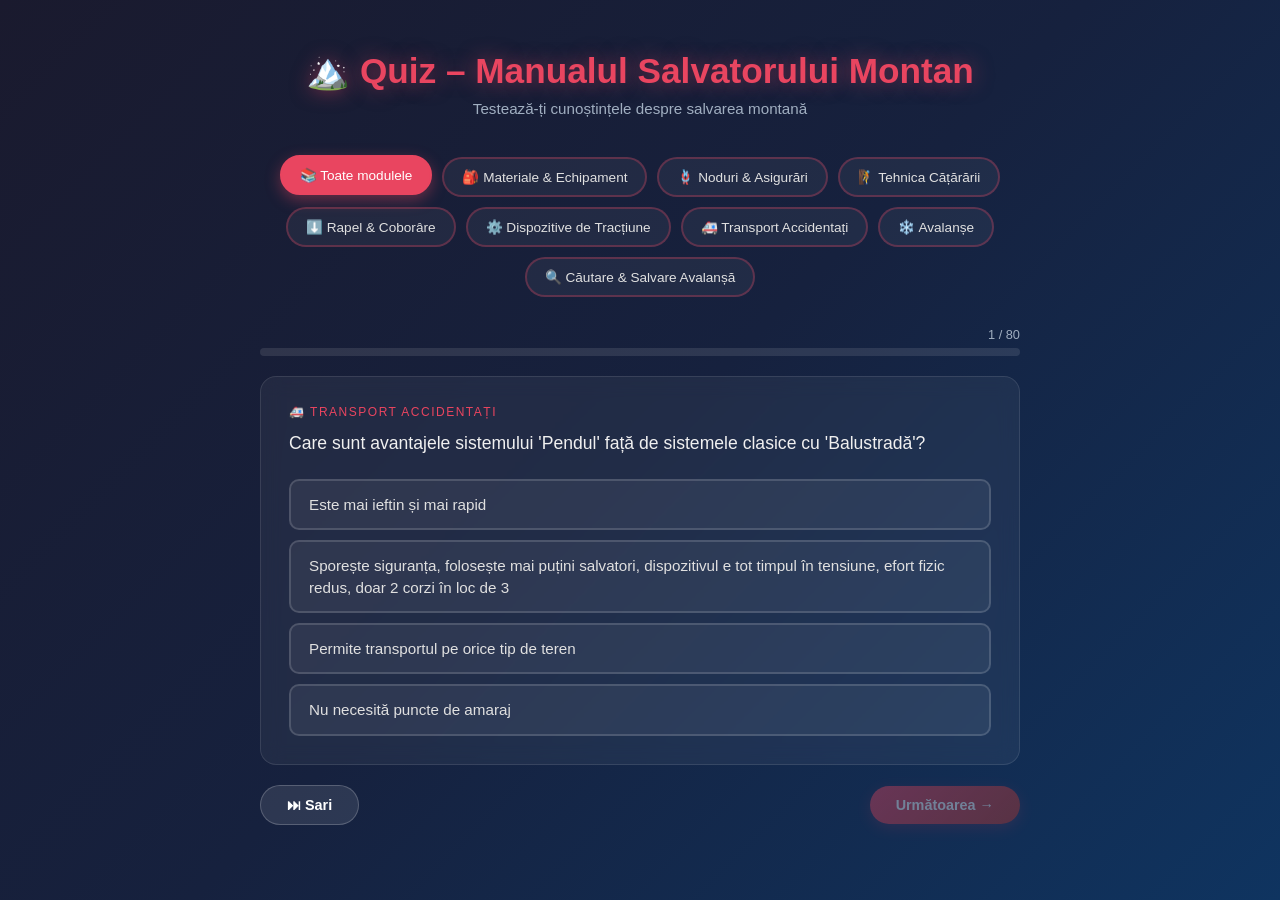
<file: bkp.html>
<!DOCTYPE html>
<html lang="ro">
<head>
  <meta charset="UTF-8" />
  <meta name="viewport" content="width=device-width, initial-scale=1.0"/>
  <title>Quiz – Manualul Salvatorului Montan</title>
  <style>
    /* ===== RESET & BASE ===== */
    *, *::before, *::after { box-sizing: border-box; margin: 0; padding: 0; }

    body {
      font-family: 'Segoe UI', Tahoma, Geneva, Verdana, sans-serif;
      background: linear-gradient(135deg, #1a1a2e 0%, #16213e 50%, #0f3460 100%);
      min-height: 100vh;
      color: #e0e0e0;
      padding: 20px;
    }

    /* ===== HEADER ===== */
    .header {
      text-align: center;
      padding: 30px 20px 20px;
    }
    .header h1 {
      font-size: clamp(1.4rem, 4vw, 2.2rem);
      color: #e94560;
      text-shadow: 0 0 20px rgba(233,69,96,0.5);
      margin-bottom: 8px;
    }
    .header p {
      color: #a0aec0;
      font-size: 0.95rem;
    }

    /* ===== MODULE SELECTOR ===== */
    .module-selector {
      display: flex;
      flex-wrap: wrap;
      gap: 10px;
      justify-content: center;
      padding: 20px;
      max-width: 900px;
      margin: 0 auto;
    }
    .module-btn {
      background: rgba(255,255,255,0.05);
      border: 2px solid rgba(233,69,96,0.3);
      color: #e0e0e0;
      padding: 10px 18px;
      border-radius: 25px;
      cursor: pointer;
      font-size: 0.85rem;
      transition: all 0.3s ease;
      white-space: nowrap;
    }
    .module-btn:hover, .module-btn.active {
      background: #e94560;
      border-color: #e94560;
      color: #fff;
      transform: translateY(-2px);
      box-shadow: 0 5px 15px rgba(233,69,96,0.4);
    }

    /* ===== QUIZ CONTAINER ===== */
    .quiz-container {
      max-width: 800px;
      margin: 0 auto;
      padding: 10px 20px 40px;
    }

    /* ===== PROGRESS ===== */
    .progress-bar-wrap {
      background: rgba(255,255,255,0.1);
      border-radius: 10px;
      height: 8px;
      margin-bottom: 20px;
      overflow: hidden;
    }
    .progress-bar {
      height: 100%;
      background: linear-gradient(90deg, #e94560, #f6a623);
      border-radius: 10px;
      transition: width 0.4s ease;
    }
    .progress-text {
      text-align: right;
      font-size: 0.8rem;
      color: #a0aec0;
      margin-bottom: 6px;
    }

    /* ===== CARD ===== */
    .card {
      background: rgba(255,255,255,0.05);
      backdrop-filter: blur(10px);
      border: 1px solid rgba(255,255,255,0.1);
      border-radius: 16px;
      padding: 28px;
      margin-bottom: 20px;
      animation: fadeIn 0.4s ease;
    }
    @keyframes fadeIn {
      from { opacity: 0; transform: translateY(15px); }
      to   { opacity: 1; transform: translateY(0); }
    }

    .module-label {
      font-size: 0.75rem;
      text-transform: uppercase;
      letter-spacing: 1.5px;
      color: #e94560;
      margin-bottom: 10px;
    }
    .question-text {
      font-size: 1.1rem;
      line-height: 1.6;
      color: #f0f0f0;
      margin-bottom: 22px;
    }

    /* ===== OPTIONS ===== */
    .options { display: flex; flex-direction: column; gap: 10px; }
    .option-btn {
      background: rgba(255,255,255,0.06);
      border: 2px solid rgba(255,255,255,0.15);
      color: #e0e0e0;
      padding: 13px 18px;
      border-radius: 10px;
      cursor: pointer;
      text-align: left;
      font-size: 0.95rem;
      transition: all 0.25s ease;
      line-height: 1.4;
    }
    .option-btn:hover:not(:disabled) {
      background: rgba(233,69,96,0.15);
      border-color: #e94560;
      transform: translateX(4px);
    }
    .option-btn.correct {
      background: rgba(72,199,142,0.2);
      border-color: #48c78e;
      color: #48c78e;
    }
    .option-btn.wrong {
      background: rgba(233,69,96,0.2);
      border-color: #e94560;
      color: #e94560;
    }
    .option-btn:disabled { cursor: default; }

    /* ===== FEEDBACK ===== */
    .feedback {
      margin-top: 16px;
      padding: 14px 18px;
      border-radius: 10px;
      font-size: 0.9rem;
      line-height: 1.5;
      display: none;
    }
    .feedback.show { display: block; animation: fadeIn 0.3s ease; }
    .feedback.correct-fb {
      background: rgba(72,199,142,0.15);
      border: 1px solid #48c78e;
      color: #48c78e;
    }
    .feedback.wrong-fb {
      background: rgba(233,69,96,0.15);
      border: 1px solid #e94560;
      color: #f0a0a0;
    }

    /* ===== NAVIGATION ===== */
    .nav-row {
      display: flex;
      justify-content: space-between;
      align-items: center;
      margin-top: 20px;
      gap: 10px;
      flex-wrap: wrap;
    }
    .nav-btn {
      background: linear-gradient(135deg, #e94560, #c0392b);
      border: none;
      color: #fff;
      padding: 11px 26px;
      border-radius: 25px;
      cursor: pointer;
      font-size: 0.9rem;
      font-weight: 600;
      transition: all 0.3s ease;
      box-shadow: 0 4px 15px rgba(233,69,96,0.3);
    }
    .nav-btn:hover { transform: translateY(-2px); box-shadow: 0 6px 20px rgba(233,69,96,0.5); }
    .nav-btn:disabled { opacity: 0.4; cursor: default; transform: none; }
    .nav-btn.secondary {
      background: rgba(255,255,255,0.1);
      box-shadow: none;
      border: 1px solid rgba(255,255,255,0.2);
    }
    .nav-btn.secondary:hover { background: rgba(255,255,255,0.18); }

    /* ===== SCORE PANEL ===== */
    .score-panel {
      text-align: center;
      padding: 40px 20px;
      animation: fadeIn 0.5s ease;
    }
    .score-circle {
      width: 130px;
      height: 130px;
      border-radius: 50%;
      background: conic-gradient(#e94560 0%, #e94560 var(--pct), rgba(255,255,255,0.1) var(--pct));
      display: flex;
      align-items: center;
      justify-content: center;
      margin: 0 auto 20px;
      position: relative;
    }
    .score-circle::before {
      content: '';
      position: absolute;
      width: 100px;
      height: 100px;
      border-radius: 50%;
      background: #16213e;
    }
    .score-number {
      position: relative;
      z-index: 1;
      font-size: 1.8rem;
      font-weight: 700;
      color: #e94560;
    }
    .score-panel h2 { font-size: 1.5rem; color: #f0f0f0; margin-bottom: 10px; }
    .score-panel p  { color: #a0aec0; margin-bottom: 6px; }
    .score-panel .grade {
      font-size: 1.1rem;
      font-weight: 700;
      margin: 14px 0;
      padding: 8px 20px;
      border-radius: 20px;
      display: inline-block;
    }
    .grade.excellent { background: rgba(72,199,142,0.2); color: #48c78e; border: 1px solid #48c78e; }
    .grade.good      { background: rgba(246,166,35,0.2);  color: #f6a623; border: 1px solid #f6a623; }
    .grade.poor      { background: rgba(233,69,96,0.2);   color: #e94560; border: 1px solid #e94560; }

    /* ===== STATS ===== */
    .stats-row {
      display: flex;
      justify-content: center;
      gap: 20px;
      flex-wrap: wrap;
      margin: 16px 0 24px;
    }
    .stat-box {
      background: rgba(255,255,255,0.06);
      border: 1px solid rgba(255,255,255,0.12);
      border-radius: 12px;
      padding: 14px 22px;
      text-align: center;
      min-width: 100px;
    }
    .stat-box .val { font-size: 1.6rem; font-weight: 700; color: #e94560; }
    .stat-box .lbl { font-size: 0.75rem; color: #a0aec0; margin-top: 4px; }

    /* ===== RESPONSIVE ===== */
    @media (max-width: 480px) {
      .card { padding: 18px; }
      .question-text { font-size: 1rem; }
      .option-btn { font-size: 0.88rem; padding: 11px 14px; }
    }
  </style>
</head>
<body>

<div class="header">
  <h1>🏔️ Quiz – Manualul Salvatorului Montan</h1>
  <p>Testează-ți cunoștințele despre salvarea montană</p>
</div>

<!-- MODULE SELECTOR -->
<div class="module-selector" id="moduleSelector">
  <button class="module-btn active" data-module="all">📚 Toate modulele</button>
  <button class="module-btn" data-module="0">🎒 Materiale & Echipament</button>
  <button class="module-btn" data-module="1">🪢 Noduri & Asigurări</button>
  <button class="module-btn" data-module="2">🧗 Tehnica Cățărării</button>
  <button class="module-btn" data-module="3">⬇️ Rapel & Coborâre</button>
  <button class="module-btn" data-module="4">⚙️ Dispozitive de Tracțiune</button>
  <button class="module-btn" data-module="5">🚑 Transport Accidentați</button>
  <button class="module-btn" data-module="6">❄️ Avalanșe</button>
  <button class="module-btn" data-module="7">🔍 Căutare & Salvare Avalanșă</button>
</div>

<!-- QUIZ AREA -->
<div class="quiz-container">
  <div id="quizArea"></div>
</div>

<script>
// =====================================================================
//  QUESTION BANK  (8 modules, 10 questions each = 80 total)
// =====================================================================
const modules = [

  // ── MODULE 0 ── Materiale & Echipament ──────────────────────────────
  {
    name: "Materiale & Echipament",
    icon: "🎒",
    questions: [
      {
        q: "Conform manualului, pentru câți salvatori montani este realizată lista de materiale necesare unei acțiuni de salvare montană?",
        opts: ["4 salvatori", "6 salvatori", "8 salvatori", "10 salvatori"],
        ans: 1,
        exp: "Lista materialelor este realizată pentru o echipă compusă din șase salvatori montani, atât pentru sezonul de vară cât și pentru cel de iarnă."
      },
      {
        q: "Câte categorii de materiale sunt necesare pentru o acțiune de salvare montană în sezonul de VARĂ?",
        opts: ["3 categorii", "4 categorii", "5 categorii", "6 categorii"],
        ans: 1,
        exp: "În sezonul de vară sunt necesare 4 categorii: materiale pentru alpinism, materiale pentru transportul accidentaților, aparatură pentru telecomunicații și aparatură de semnalizare."
      },
      {
        q: "Ce categorie suplimentară de materiale apare în sezonul de IARNĂ față de sezonul de vară?",
        opts: ["Materiale medicale", "Aparatură de căutare în avalanșă", "Materiale de orientare", "Echipament termic"],
        ans: 1,
        exp: "În sezonul de iarnă apare o a 5-a categorie: aparatura de căutare în avalanșă (PIEPS, sonde, lopete)."
      },
      {
        q: "Care este rezistența specificată pentru carabinierele expres din lista de materiale de vară?",
        opts: ["1000 KN", "2500 KN", "38 KN", "50 KN"],
        ans: 1,
        exp: "Carabinierele expres au o rezistență de 2500 KN, conform tabelului de materiale pentru sezonul de vară."
      },
      {
        q: "Ce rezistență are coarda statică specificată în lista de materiale?",
        opts: ["Ø11mm – 23,6 KN", "Ø11mm – 29,2 KN", "Ø10mm – 18 KN", "Ø12mm – 35 KN"],
        ans: 1,
        exp: "Coarda statică are diametrul de 11mm și rezistența de 29,2 KN, față de coarda dinamică care are 23,6 KN."
      },
      {
        q: "Care dintre următoarele NU este un tip de piton menționat în manual?",
        opts: ["Piton clasic", "Piton de expansiune", "Piton rotativ", "Piton pentru zăpadă"],
        ans: 2,
        exp: "Manualul menționează: piton clasic, piton de expansiune, nuc, tendon, pitoaie pentru zăpadă și pitoaie pentru gheață. Pitonul rotativ nu există în această clasificare."
      },
      {
        q: "Ce tip de targă este menționată ca utilaj principal pentru transportul accidentaților în sezonul de vară?",
        opts: ["Targa AKJA", "Targa universală cu roată (UT 2000)", "Targa canadiană", "Saltea cu vacuum"],
        ans: 1,
        exp: "Targa universală cu roată (UT 2000, tip Alpină, Tiromont, Mariner etc.) este menționată ca material principal pentru transportul accidentaților în sezonul de vară."
      },
      {
        q: "Ce frecvență folosesc aparatele R.T.P. din dotarea echipei de salvare montană?",
        opts: ["457 KHz", "160 MHz / 149,20 MHz", "2275 Hz", "900 MHz"],
        ans: 1,
        exp: "Aparatele R.T.P. funcționează pe frecvențele 160 MHz și 149,20 MHz, conform tabelului de aparatură pentru telecomunicații."
      },
      {
        q: "Câte scărițe sunt prevăzute în lista de materiale pentru alpinism (sezon de vară)?",
        opts: ["4 bucăți", "6 bucăți", "8 bucăți", "10 bucăți"],
        ans: 2,
        exp: "Sunt prevăzute 8 scărițe cu lungimea de 120-150 cm în lista de materiale pentru alpinism, sezon de vară."
      },
      {
        q: "Care este puterea proiectorului portabil din aparatura de semnalizare?",
        opts: ["10 W", "20 W", "50 W", "100 W"],
        ans: 1,
        exp: "Proiectorul portabil este halogen de 20 W, conform tabelului de aparatură de semnalizare."
      },
    ]
  },

  // ── MODULE 1 ── Noduri & Asigurări ──────────────────────────────────
  {
    name: "Noduri & Asigurări",
    icon: "🪢",
    questions: [
      {
        q: "Care nod este supranumit 'regele nodurilor' în manualul salvatorului montan?",
        opts: ["Nodul Prusik", "Nodul în opt", "Nodul cabestan", "Nodul bulin"],
        ans: 1,
        exp: "Nodul în opt este supranumit pe drept 'regele nodurilor', deoarece poate fi folosit în mai multe scopuri."
      },
      {
        q: "Ce condiție trebuie să îndeplinească un nod pentru a fi considerat bine însușit?",
        opts: ["Să poată fi realizat doar cu ambele mâini", "Să poată fi realizat în orice poziție, condiții și chiar cu o singură mână", "Să fie realizat în mai puțin de 10 secunde", "Să nu necesite carabinieră"],
        ans: 1,
        exp: "Un nod este bine însușit atunci când poate fi realizat în orice poziție, în orice condiții (chiar și pe întuneric) și chiar cu o singură mână."
      },
      {
        q: "Care este dezavantajul nodului 'opt dublu'?",
        opts: ["Nu este sigur sub sarcină", "Nu poate fi făcut decât cu ambele mâini și recuperarea este anevoioasă", "Alunecă pe coardă", "Nu poate fi folosit la autoasigurare"],
        ans: 1,
        exp: "Nodul opt dublu este sigur, dar dezavantajul său este că nu poate fi făcut decât cu ambele mâini și recuperarea lui este mai anevoioasă."
      },
      {
        q: "Nodul Prusik este folosit în principal pentru:",
        opts: ["Legarea a două corzi cap la cap", "Blocarea sarcinii și urcarea pe coardă fixă", "Rapel fără echipament", "Ancorarea în puncte fixe"],
        ans: 1,
        exp: "Nodul Prusik (și variantele sale) sunt folosite pentru blocarea sarcinii, din acest motiv fiind foarte bune la urcarea pe coardă fixă."
      },
      {
        q: "Câte puncte fixe se recomandă minim la amenajarea unui punct de amaraj în salvarea montană?",
        opts: ["1 punct fix", "2 puncte fixe", "4 puncte fixe", "6 puncte fixe"],
        ans: 1,
        exp: "Se recomandă amenajarea punctului de amaraj în cel puțin două puncte fixe, deoarece forțele care acționează pot ajunge la 2000-2500 kgF."
      },
      {
        q: "Ce nod se folosește la autoasigurarea salvatorilor montani în regrupare?",
        opts: ["Nodul dublu pescăresc", "Nodul cabestan sau nodul opt simplu", "Nodul semicabestan", "Nodul de scaun"],
        ans: 1,
        exp: "Autoasigurarea se face prin intermediul unei bucle de coardă cu diametrul de 8mm, prinsă de punctul fix prin nodul cabestan sau nodul opt simplu, și de vestă prin nodul opt dublu."
      },
      {
        q: "Care nod este recomandat pentru asigurarea dinamică în deplasare?",
        opts: ["Nodul opt dublu", "Nodul semicabestan", "Nodul Prusik", "Nodul de scaun"],
        ans: 1,
        exp: "Nodul semicabestan este recomandat pentru asigurarea dinamică, deoarece este ușor de realizat și recuperat și poate fi executat cu o singură mână."
      },
      {
        q: "Nodul 'Nodul de scaun' este folosit când:",
        opts: ["Trebuie să blocăm o coardă sub tensiune", "Avem nevoie de două bucle la capătul unei corzi sau cordeline reglabile", "Legăm două corzi cap la cap", "Executăm rapelul Dülfer"],
        ans: 1,
        exp: "Nodul de scaun este folosit în general în cazul în care avem nevoie de două bucle la capătul unei corzi sau cordeline, aceasta fiind reglabilă."
      },
      {
        q: "Ce se întâmplă cu rezistența unei corzi prin înnodare?",
        opts: ["Crește cu 20%", "Rămâne neschimbată", "Se reduce cu cca. 50%", "Se reduce cu 10%"],
        ans: 2,
        exp: "Prin înnodare, rezistența unei corzi se reduce cu circa 50%, de aceea în condiții normale este permisă doar o singură înnodare."
      },
      {
        q: "Care nod NU este recomandat pentru coborârea (lansarea) salvatorului pe perete?",
        opts: ["Nodul semicabestan", "Nodul opt", "Nodul Prusik (pentru siguranță)", "Dispozitiv de frânare"],
        ans: 1,
        exp: "La coborâre (lansare), asigurarea se face prin nodul semicabestan sau cu ajutorul unui dispozitiv de frânare. Nodul opt NU este recomandat pentru această tehnică."
      },
    ]
  },

  // ── MODULE 2 ── Tehnica Cățărării ────────────────────────────────────
  {
    name: "Tehnica Cățărării",
    icon: "🧗",
    questions: [
      {
        q: "Câte puncte sigure de sprijin trebuie să existe în orice moment în timpul cățărării libere?",
        opts: ["1 punct", "2 puncte", "3 puncte", "4 puncte"],
        ans: 2,
        exp: "În orice moment trebuie să existe cel puțin trei puncte sigure de sprijin, alternând mutarea unei mâini cu un picior."
      },
      {
        q: "Ce tip de echilibru se recomandă în cățărarea liberă?",
        opts: ["Echilibru dinamic (salturi)", "Echilibru static (mers ritmic)", "Echilibru pe vârfuri", "Echilibru pe genunchi"],
        ans: 1,
        exp: "Cățărarea nu se face în salturi (în echilibrul dinamic) ci în mers ritmic, în echilibrul static, cum spun specialiștii."
      },
      {
        q: "Care parte a bocancului se folosește la urcare în cățărarea liberă?",
        opts: ["Călcâiul", "Toată talpa", "Vârful bocancului (și puțin din partea laterală)", "Partea interioară a tălpii"],
        ans: 2,
        exp: "La urcare se folosește vârful bocancului (espadrilei), eventual și puțin din partea laterală."
      },
      {
        q: "Cum se coboară pasajele dificile în cățărarea liberă?",
        opts: ["Cu spatele la perete", "Cu fața la perete, privind printre picioare", "Lateral față de perete", "Prin rapel obligatoriu"],
        ans: 1,
        exp: "La coborârea pasajelor dificile, cățărarea se face cu fața la perete, privirea făcându-se, în acel caz, printre picioare."
      },
      {
        q: "Ce este cățărarea artificială?",
        opts: ["Cățărarea cu ajutorul unui elicopter", "Utilizarea pitonului ca priză de mână sau picior, cu scarița", "Cățărarea pe perete artificial de sală", "Cățărarea cu ajutorul unui troliu"],
        ans: 1,
        exp: "Prin a te cățăra în artificial se înțelege a utiliza pitonul ca priză de mână sau de picior, a pune o scarița în el și piciorul în scarița."
      },
      {
        q: "Ce tipuri de prize pot fi folosite în cățărarea liberă?",
        opts: ["Numai prize de tracțiune și de sprijin", "Prize de tracțiune, imprimare, aderență, sprijin și chei", "Numai prize de mână", "Prize de aderență și chei"],
        ans: 1,
        exp: "Prizele naturale pot fi: de tracțiune, de imprimare, de aderență, de sprijin și chei. Se folosesc atât prize de mână cât și prize de picior."
      },
      {
        q: "Ce este tehnica 'ramonaj'?",
        opts: ["O tehnică de rapel fără echipament", "Cățărarea interioară a hornurilor și diedrelor prin opoziție spate-picioare", "O metodă de ancorare în stâncă", "O tehnică de traversare oblică"],
        ans: 1,
        exp: "Ramonajul (opoziție spate-picioare) este un procedeu foarte răspândit pentru cățărarea interioară a hornurilor și diedrelor, atât la urcare cât și la coborâre."
      },
      {
        q: "Ce trebuie verificat înaintea unui punct dificil de cățărare?",
        opts: ["Lungimea corzii", "Vârful espadrilei (se curăță)", "Numărul de pitoaie disponibile", "Direcția vântului"],
        ans: 1,
        exp: "Înaintea unui punct dificil, se curăță vârful espadrilei pentru o aderență mai bună."
      },
      {
        q: "Care este primul principiu al tehnicii 'Eckenstein' cu coltari?",
        opts: ["Fixarea pioletului, deplasarea unui picior, deplasarea celuilalt picior", "Deplasarea rapidă fără oprire", "Folosirea exclusivă a colților frontali", "Menținerea corpului perpendicular pe pantă"],
        ans: 0,
        exp: "Ordinea mișcărilor în tehnica Eckenstein este: fixarea pioletului, deplasarea unui picior, deplasarea celuilalt picior. Presiunea exercitată de coltar trebuie să fie aceeași în orice punct."
      },
      {
        q: "Traversările în cățărare pot fi:",
        opts: ["Numai orizontale", "Numai descendente", "Orizontale, oblice, ascendente sau descendente", "Numai artificiale"],
        ans: 2,
        exp: "Traversările orizontale, oblice, ascendente sau descendente se pot face prin cățărare liberă sau artificială, dacă există priză suficientă și sigură."
      },
    ]
  },

  // ── MODULE 3 ── Rapel & Coborâre ─────────────────────────────────────
  {
    name: "Rapel & Coborâre",
    icon: "⬇️",
    questions: [
      {
        q: "Ce procedeu de rapel nu necesită buclă, carabinieră sau centură?",
        opts: ["Rapelul pe opt", "Rapelul pe coborâtorul autoblocant", "Rapelul Dülfer", "Rapelul cu nod Prusik"],
        ans: 2,
        exp: "Rapelul Dülfer nu necesită nicio buclă, carabinieră sau centură. Corzile se introduc între picioare, se trec pe sub pulpa piciorului stâng, diagonal peste piept, pe umărul drept și prin spate la mâna stângă."
      },
      {
        q: "Care este poziția corpului corectă în rapel?",
        opts: ["Cu fața la perete, picioarele în V", "Lăsat pe spate, cu fața la perete, picioarele în V", "Cu spatele la perete, picioarele drepte", "Lateral față de perete"],
        ans: 1,
        exp: "Poziția corpului în rapel este lăsată pe spate, cu fața la perete, privirea îndreptată în jos. Picioarele sunt desfăcute în 'V'."
      },
      {
        q: "Rapelul pe coborâtorul autoblocant este recomandat dacă:",
        opts: ["Echipamentul este confecționat artizanal", "Echipamentul este în perfectă stare de funcționare", "Nu avem alte opțiuni", "Peretele este vertical"],
        ans: 1,
        exp: "Condiția cu care acest procedeu poate fi pus în practică este că respectivul echipament să fie în perfectă stare de funcționare. Nu este recomandat dacă echipamentul este confecționat artizanal."
      },
      {
        q: "La rapelul pe opt, ce asigurare este obligatorie?",
        opts: ["Asigurarea cu un al doilea salvator de jos", "Asigurarea cu coarda de sus sau cu buclă Prusik", "Asigurarea cu nodul cabestan", "Nu este necesară asigurare suplimentară"],
        ans: 1,
        exp: "La rapelul pe opt, asigurarea cu coarda de sus sau cu buclă Prusik este obligatorie pentru orice situație."
      },
      {
        q: "Cum se oprește în rapel (prima metodă)?",
        opts: ["Se blochează coarda cu nodul cabestan", "Coarda din spate se trece peste picior formând trei bucle strânse pe pulpă", "Se folosește un blocator automat", "Se lasă coarda liberă"],
        ans: 1,
        exp: "Prima metodă de oprire în rapel: coarda din spate se trece peste piciorul din dreptul mânii formând trei bucle strânse pe pulpă."
      },
      {
        q: "Câți centimetri din frânghie trebuie să rămână la prelungirea frânghiilor în rapel?",
        opts: ["30 cm", "50 cm", "80 cm", "100 cm"],
        ans: 2,
        exp: "Frânarea trebuie întreruptă la timp. Trebuie să rămână circa 80 cm din frânghie înainte de a face nodul de blocare."
      },
      {
        q: "La ce distanță sub nodul de blocare se face nodul Prusik la prelungirea frânghiilor?",
        opts: ["10-15 cm", "20-25 cm", "30-40 cm", "50-60 cm"],
        ans: 2,
        exp: "Sub nodul de blocare se va face, la circa 30-40 cm, un nod Prusik cu o buclă de fixare într-un piton de asigurare."
      },
      {
        q: "Ce diametru minim trebuie să aibă coarda pentru tehnica de coborâre (lansare)?",
        opts: ["8 mm", "9 mm", "10,5 mm", "12 mm"],
        ans: 2,
        exp: "Procedeul de coborâre (lansare) se poate executa pe corzi cu diametrul de minim 10,5 mm și cu rezistența de peste 20 KN."
      },
      {
        q: "Câte corzi se recomandă la sistemul tiroliană în sezonul de vară?",
        opts: ["1 coardă", "2 corzi", "3 corzi", "4 corzi"],
        ans: 1,
        exp: "Tiroliană se execută pe două corzi, conform procedeelor tehnice folosite la acțiunile de salvare în sezonul de vară."
      },
      {
        q: "Care este avantajul principal al tehnicii de coborâre (lansare) față de rapel?",
        opts: ["Este mai rapidă", "Cel care coboară are mâinile libere pentru a lucra", "Nu necesită echipament", "Se poate face fără asigurare"],
        ans: 1,
        exp: "Tehnica de coborâre (lansare) dă posibilitatea celui care coboară să aibă mâinile libere, putând astfel să lucreze cu ele în timp ce coboară."
      },
    ]
  },

  // ── MODULE 4 ── Dispozitive de Tracțiune ─────────────────────────────
  {
    name: "Dispozitive de Tracțiune",
    icon: "⚙️",
    questions: [
      {
        q: "La scripetele simplu (gradul I), care este relația dintre forța de tracțiune F și greutatea G?",
        opts: ["F = G/2", "F = G", "F = G/3", "F = 2G"],
        ans: 1,
        exp: "La scripetele simplu (gradul I), forța de tracțiune F este egală cu greutatea G (F = G). Nu există avantaj mecanic."
      },
      {
        q: "La scripetele de gradul II, care este forța de tracțiune necesară?",
        opts: ["F = G", "F = G/2", "F = G/3", "F = G/4"],
        ans: 1,
        exp: "La scripetele de gradul II, F = G/2. Sunt necesare: coardă, blocator (sau nod Prusik) și 2 role simple."
      },
      {
        q: "Câte role simple sunt necesare pentru un scripete de gradul III cu tracțiune în direcția greutății?",
        opts: ["1 rolă", "2 role", "3 role", "4 role"],
        ans: 2,
        exp: "La scripetele de gradul III cu tracțiune în direcția greutății (F = G/3), sunt necesare: coardă, blocator (sau nod Prusik) și 3 role simple."
      },
      {
        q: "Ce tip de cabluri folosesc troliile cu cablu?",
        opts: ["100 m cablu, diametru 5-6 mm, rezistență 18 KN", "50 m cablu, diametru 8 mm, rezistență 25 KN", "200 m cablu, diametru 4 mm, rezistență 12 KN", "75 m cablu, diametru 10 mm, rezistență 30 KN"],
        ans: 0,
        exp: "Troliile cu cablu folosesc role cu 100 de metri de cablu, cu diametrul cuprins între 5 și 6 mm, cu o rezistență de 18 KN."
      },
      {
        q: "Ce este obligatoriu la toate operațiunile cu scripete sau troliu?",
        opts: ["Folosirea exclusivă a corzilor dinamice", "Asigurarea sarcinii cu o coardă separată trecută printr-un dispozitiv de frânare", "Prezența a minimum 4 salvatori", "Verificarea prealabilă a vremii"],
        ans: 1,
        exp: "Este obligatoriu ca sarcina să fie asigurată cu o coardă separată, trecută printr-un dispozitiv de frânare sau folosind nodul semicabestan, filată într-un punct de amaraj separat."
      },
      {
        q: "Cum trebuie făcută tracțiunea la folosirea scripetelor?",
        opts: ["În șocuri puternice pentru eficiență maximă", "Cursiv, fără șocuri", "Alternând direcția tracțiunii", "Numai pe verticală"],
        ans: 1,
        exp: "La folosirea scripetelor se recomandă ca tracțiunea să se facă cursiv, să nu se tragă în șocuri, deoarece șocurile riscă să forțeze prea mult punctul de amaraj."
      },
      {
        q: "Ce rol au blocatoarele în sistemele de scripete?",
        opts: ["Reduc frecarea corzii", "Sub tensiune blochează coarda, fără tensiune alunecă pe coardă", "Măresc rezistența corzii", "Permit schimbarea direcției corzii"],
        ans: 1,
        exp: "Blocatoarele se bazează pe principiul: sub tensiune blochează coarda, iar fără tensiune alunecă pe coardă. Se folosesc la urcări pe coardă, intrări de funicular și tracțiuni."
      },
      {
        q: "Ce accesoriu este folosit pentru detensionarea cablului la troliu?",
        opts: ["Clește de blocare", "Vârtej pentru detensionarea cablului", "Rolă de direcție", "Bridă de înnădire"],
        ans: 1,
        exp: "Vârtejul pentru detensionarea cablului este unul dintre accesoriile indispensabile folosite la operațiunile cu troliul."
      },
      {
        q: "Ce protecție este obligatorie pentru salvatorii care manevrează troliul?",
        opts: ["Cască de protecție", "Mănuși de protecție", "Ochelari de protecție", "Vestă de salvare"],
        ans: 1,
        exp: "În timpul operațiunilor în care se utilizează trolii, salvatorii montani care execută manevrele sunt obligați să poarte mănuși de protecție."
      },
      {
        q: "Câte role sunt necesare pentru scripetele de gradul III cu tracțiune OPUSĂ greutății?",
        opts: ["1 rolă", "2 role", "3 role", "4 role"],
        ans: 1,
        exp: "La scripetele de gradul III cu tracțiune opusă greutății (F = G/3), sunt necesare: coardă, 2 blocatoare (sau nod Prusik) și 2 role simple."
      },
    ]
  },

  // ── MODULE 5 ── Transport Accidentați ────────────────────────────────
  {
    name: "Transport Accidentați",
    icon: "🚑",
    questions: [
      {
        q: "Prin câte metode se poate realiza deplasarea la locul accidentului în perete vertical?",
        opts: ["1 metodă", "2 metode", "3 metode", "4 metode"],
        ans: 2,
        exp: "Deplasarea la locul accidentului se poate face prin 3 metode: de sus în jos prin rapel, de jos în sus prin cățărare, sau o echipă prin rapel și o echipă prin cățărare."
      },
      {
        q: "Care este numărul minim de salvatori care trebuie să se deplaseze la locul accidentului?",
        opts: ["1 salvator", "2 salvatori", "3 salvatori", "4 salvatori"],
        ans: 2,
        exp: "Indiferent de caz, numărul salvatorilor nu trebuie să fie mai mic decât trei pentru operațiunile de transport al accidentaților din pereți verticali."
      },
      {
        q: "Care sunt fazele operațiunilor de salvare și transport al accidentaților din pereți verticali?",
        opts: ["Localizare, extragere, transport", "Deplasarea la locul accidentului, acordarea primului ajutor, instalarea în dispozitiv și transport", "Alertare, intervenție, evacuare", "Evaluare, stabilizare, evacuare"],
        ans: 1,
        exp: "Fazele sunt: 1. Deplasarea la locul accidentului; 2. Acordarea primului ajutor; 3. Instalarea accidentatului în dispozitivul de transport și transportul accidentaților."
      },
      {
        q: "Ce este sistemul 'Pendul' în transportul accidentaților?",
        opts: ["Un sistem de ridicare verticală", "Un sistem de traversare a pantelor cu înclinație mai mare de 30°", "Un tip de targă specială", "O tehnică de coborâre rapidă"],
        ans: 1,
        exp: "Sistemul Pendul este recomandat pentru transportul unui dispozitiv (targă de iarnă sau vară) la traversarea pantelor cu înclinație mai mare de 30°."
      },
      {
        q: "Care sunt avantajele sistemului 'Pendul' față de sistemele clasice cu 'Balustradă'?",
        opts: ["Este mai ieftin și mai rapid", "Sporește siguranța, folosește mai puțini salvatori, dispozitivul e tot timpul în tensiune, efort fizic redus, doar 2 corzi în loc de 3", "Permite transportul pe orice tip de teren", "Nu necesită puncte de amaraj"],
        ans: 1,
        exp: "Avantajele sistemului Pendul: sporește siguranța, se folosesc mai puțini salvatori, dispozitivul se află tot timpul în tensiune, efortul fizic este mai redus și se folosesc doar 2 corzi în loc de 3."
      },
      {
        q: "Ce materiale sunt necesare pentru sistemul de traversare cu Pendul?",
        opts: ["1 rolă, 1 buclă, 1 coardă, 7 carabiniere, targă", "2 role de 30kN, 2 bucle de ~120cm, 2 corzi (40-100m) Ø10mm, 2 Prusik de 30-40cm, 14 carabiniere, targă", "3 corzi statice, 6 carabiniere, 1 blocator", "4 role, 1 troliu, 2 corzi dinamice"],
        ans: 1,
        exp: "Materialele necesare pentru sistemul Pendul: 2 role de 30kN, 2 bucle de aproximativ 120 cm, 2 corzi (40-100 m) cu diametrul de 10 mm, 2 Prusik de 30-40 cm, 14 carabiniere și targă."
      },
      {
        q: "Ce nod se folosește în punctul A (ancorare amonte) la sistemul tiroliană cu targă?",
        opts: ["Nodul cabestan", "Nodul opt simplu", "Nodul Prusik", "Nodul semicabestan"],
        ans: 1,
        exp: "În punctul A (2 puncte de ancorare pentru corzile fixe) se va folosi nodul opt simplu, conform descrierii procedeului."
      },
      {
        q: "Care este forța de întindere a unei corzi de 100 m la sistemul tiroliană?",
        opts: ["40 kg", "60 kg", "80 kg", "100 kg"],
        ans: 2,
        exp: "Conform tabelului: lungimea corzii 100 m → forța de întindere 80 kg; 50 m → 40 kg; 20 m → 18 kg."
      },
      {
        q: "Ce tip de targă este recomandat în sezonul de iarnă pentru transportul accidentaților?",
        opts: ["Targa canadiană", "Targa AKJA", "UT 2000 cu roată", "Saltea cu vacuum"],
        ans: 1,
        exp: "Targa AKJA este targa specifică sezonului de iarnă, adaptată pentru deplasarea pe zăpadă, menționată în manualul salvatorului montan."
      },
      {
        q: "La urcare și coborâre cu targa, ce sistem de blocare este obligatoriu?",
        opts: ["Nod cabestan", "Nod Prusik sau blocator montat pe coarda de care este legată sarcina", "Nod opt dublu", "Carabinieră cu siguranță"],
        ans: 1,
        exp: "Atât la urcare cât și la coborâre este obligatorie trecerea corzilor de asigurare printr-un sistem de blocare (nod Prusik sau blocator), aceasta fiind montată pe coarda de care este legată sarcina."
      },
    ]
  },

  // ── MODULE 6 ── Avalanșe ─────────────────────────────────────────────
  {
    name: "Avalanșe",
    icon: "❄️",
    questions: [
      {
        q: "Pe ce tip de pante se formează cel mai frecvent avalanșele?",
        opts: ["Pante cu înclinare sub 15 grade", "Pante ierboase sau cu grohotișuri cu înclinare cuprinsă între 25-35 grade", "Pante cu pădure deasă", "Pante cu înclinare peste 70 grade"],
        ans: 1,
        exp: "Avalanșele se formează frecvent pe pantele ierboase sau cu grohotișuri cu înclinare cuprinsă între 25-35 grade, pe pante abrupte cu trepte de depozitare, pe pereți opuși vântului și pe pante lipsite de păduri sau jneapăn."
      },
      {
        q: "Câte grupe principale de avalanșe există conform clasificării din manual?",
        opts: ["3 grupe", "4 grupe", "5 grupe", "6 grupe"],
        ans: 2,
        exp: "Conform manualului, după forma și modul cum iau naștere, avalanșele se împart în cinci grupe."
      },
      {
        q: "Ce caracterizează avalanșele de fund sau compacte (de primăvară)?",
        opts: ["Zăpadă uscată și ușoară", "Zăpadă udă și grea, lipsită de aer, care alunecă în bloc pe pantă", "Zăpadă pulbere la mare viteză", "Cornișe de gheață care cad"],
        ans: 1,
        exp: "Avalanșele de fund sau compacte sunt frecvente primăvara. Zăpada este udă și grea, lipsită de aer. Turiștii prinși de această avalanșă sunt pierduți."
      },
      {
        q: "Cum se formează avalanșele în scânduri de zăpadă?",
        opts: ["Prin topirea rapidă a zăpezii de suprafață", "Prin structuri de zăpadă diferite suprapuse, cu un strat grunturos mobil sub un strat compact dur", "Prin vânt puternic care deplasează zăpada proaspătă", "Prin căderea cornișelor de pe creste"],
        ans: 1,
        exp: "Avalanșele în scânduri se formează pe terenuri cu înclinare mică, determinate de structuri de zăpadă diferite suprapuse. Stratul grunturos mobil de sub stratul compact dur funcționează ca niște rulmenți."
      },
      {
        q: "Când se produc avalanșele în cornișă sau balcoane?",
        opts: ["Numai iarna", "Numai primăvara", "Atât iarna cât și primăvara", "Numai vara la temperaturi ridicate"],
        ans: 2,
        exp: "Avalanșele în cornișă sau balcoane se produc atât iarna (când vântul îngrămădește multă zăpadă) cât și primăvara (când stânca se încălzește și platforma suspendată se prăbușește)."
      },
      {
        q: "Ce înseamnă 'avalanșă de placă moale' conform clasificării internaționale?",
        opts: ["O avalanșă cu zăpadă umedă", "Stratul de zăpadă fărâmitată este moale sau foarte moale, se frământă într-un material lipit imediat după pornire", "O avalanșă care pornește dintr-un singur punct", "O avalanșă superficială de zăpadă proaspătă"],
        ans: 1,
        exp: "Într-o placă moale, stratul de zăpadă fărâmitată este moale sau foarte moale (placa se frământă într-un material lipit de coeziune, imediat după pornirea avalanșei)."
      },
      {
        q: "Ce factor climatic influențează formarea avalanșelor de placă prin acumulări locale de zăpadă?",
        opts: ["Temperatura", "Radiația solară", "Vântul", "Precipitațiile lichide"],
        ans: 2,
        exp: "Vântul, în funcție de direcție, formează acumulări locale de zăpadă, crescând fragilitatea zăpezii și formând avalanșe de placă. Formațiunile de cornișă apar pe versanții adăpostiți de vânt."
      },
      {
        q: "Ce tip de avalanșă se formează pe pante expuse la soare față de pante la umbră?",
        opts: ["Avalanșă de placă uscată pe pante la soare", "Avalanșă de placă udă pe pante la soare, avalanșă de placă uscată pe pante la umbră", "Același tip pe ambele orientări", "Avalanșă de pulbere pe ambele orientări"],
        ans: 1,
        exp: "Orientarea față de soare influențează tipul de avalanșă: pe pante la umbră se formează avalanșe de placă uscată, iar pe pante la soare se formează avalanșe de placă udă."
      },
      {
        q: "Ce se întâmplă cu depozitele de avalanșă care conțin apă liberă în zăpada sfărâmată?",
        opts: ["Devin mai ușor de săpat", "Conduc la depozite solide sau dure, aproape impenetrabile pentru aer", "Se topesc rapid", "Rămân afânate și ușoare"],
        ans: 1,
        exp: "Apa liberă în zăpada sfărâmată conduce la depozite solide sau dure, aproape impenetrabile pentru aer, ceea ce constituie un factor important în operațiunea de salvare montană."
      },
      {
        q: "Ce se recomandă în cazul traversării unei zone de avalanșă cu schiuri?",
        opts: ["Menținerea legăturilor de siguranță ale schiurilor", "Îndepărtarea obligatorie a legăturilor de siguranță ale schiurilor și a curelelor de la bețe", "Accelerarea traversării", "Traversarea în grup compact"],
        ans: 1,
        exp: "Este obligatorie îndepărtarea legăturilor de siguranță ale schiurilor și a curelelor de la bețe în momentul traversării unei zone de avalanșă, pentru ca mâinile să fie libere."
      },
    ]
  },

  // ── MODULE 7 ── Căutare & Salvare Avalanșă ───────────────────────────
  {
    name: "Căutare & Salvare Avalanșă",
    icon: "🔍",
    questions: [
      {
        q: "Pe ce frecvență funcționează aparatul PIEPS 457 pentru căutarea victimelor?",
        opts: ["160 MHz", "2275 Hz", "457 KHz", "900 MHz"],
        ans: 2,
        exp: "PIEPS 457 funcționează în două sisteme: emisie-recepție, pe frecvența 457 KHz (aceasta este frecvența internațională)."
      },
      {
        q: "Care este lungimea sondei de avalanșă compuse din mai multe segmente?",
        opts: ["1,5 m", "2 m", "3 m", "5 m"],
        ans: 2,
        exp: "Sonda de avalanșă este compusă din mai multe segmente care prin îmbinare realizează o tijă lungă de 3 m."
      },
      {
        q: "Care este șansa statistică de a găsi în viață o victimă complet îngropată în avalanșă?",
        opts: ["1 din 2", "1 din 3", "1 din 5", "1 din 10"],
        ans: 2,
        exp: "Din punct de vedere al datelor statistice actuale, există o șansă din cinci de a găsi în viață o victimă complet îngropată."
      },
      {
        q: "Câți oameni sunt considerați optimi pentru o linie de sondare eficientă?",
        opts: ["10 oameni", "20 oameni (optim), maxim 30", "50 oameni", "5 oameni"],
        ans: 1,
        exp: "Este satisfăcătoare cifra de circa 20 de oameni, iar 30 de persoane este limita maximă optimă pentru o linie de sondare eficientă."
      },
      {
        q: "La sondarea brută, la ce interval sunt aliniați salvatorii?",
        opts: ["25 cm", "50 cm", "75 cm", "100 cm"],
        ans: 2,
        exp: "La sondarea brută, salvatorii se află aliniați la intervale de 75 cm, picioarele fiecărui salvator se află la 50 cm dreapta-stânga, lăsând 25 cm între picioarele salvatorilor alăturați."
      },
      {
        q: "Cu cât timp se poate reduce săpatul la 1,5 m adâncime folosind o lopată alpină față de săpatul cu mâinile?",
        opts: ["De la 2 ore la 30 minute", "De la 30 minute la 10 minute", "De la 1 oră la 5 minute", "Nu există diferență semnificativă"],
        ans: 1,
        exp: "Săpând numai cu schiurile și cu mâinile este necesară cam o jumătate de oră pentru a săpa la 1,5 m adâncime. Acest timp poate fi redus la 10 minute cu lopata alpină solidă."
      },
      {
        q: "Ce trebuie să facă supraviețuitorii IMEDIAT după producerea avalanșei?",
        opts: ["Să plece după ajutor cât mai repede", "Să urmărească traseul victimei și să înceapă căutarea cu toate mijloacele disponibile", "Să aștepte echipa de salvare", "Să marcheze zona cu semnale vizuale"],
        ans: 1,
        exp: "Supraviețuitorii trebuie să folosească cu toate mijloacele pe care le au la dispoziție (schiuri, bețe, prăjini) pentru căutare. Numai dacă echipa este suficient de numeroasă poate fi trimis un mesager după ajutor."
      },
      {
        q: "Ce trebuie să facă o victimă prinsă de avalanșă pentru a supraviețui?",
        opts: ["Să se ghemuiască și să aștepte", "Să scape de bețe, să încerce să rămână la suprafață prin mișcări de înot și să-și întindă mâna în sus", "Să se agațe de schiuri", "Să strige după ajutor"],
        ans: 1,
        exp: "Victima trebuie să scape de bețe și să încerce să rămână la suprafață prin mișcări de înot. De asemenea, trebuie să-și întindă mâna în sus și să conserve oxigenul."
      },
      {
        q: "Care este procedeul de căutare cu aparatul de emisie-recepție când semnalul slăbește?",
        opts: ["Se continuă în aceeași direcție", "Se marchează punctul A, se reorientează pentru semnal maxim, se marchează A', iar victima se află la jumătatea distanței", "Se schimbă frecvența aparatului", "Se oprește căutarea și se sondează"],
        ans: 1,
        exp: "Când semnalul slăbește, se marchează punctul A. Se reorientează receptorul pentru semnal maxim, se reduce volumul, se caută perpendicular. Cele două puncte A și A' încadrează poziția victimei."
      },
      {
        q: "Care sunt cele trei faze ale operațiunilor de salvare organizate din zone montane?",
        opts: ["Alertare, intervenție, evacuare", "Faza I (acțiunea imediată cu sondare brută), Faza II (reducerea vieții și transportul victimei), Faza auxiliară", "Localizare, extragere, transport medical", "Recunoaștere, intervenție, debriefing"],
        ans: 1,
        exp: "Fazele sunt: Faza I - Acțiunea imediată (trimiterea rapidă a coloanelor cu sonde, lopete, echipament); Faza II - Reducerea vieții și transportul victimei; Faza auxiliară (echipament suplimentar)."
      },
    ]
  },
];

// =====================================================================
//  STATE
// =====================================================================
let activeModuleIdx = "all";   // "all" or 0-7
let questionPool    = [];
let currentIdx      = 0;
let score           = 0;
let answered        = false;
let wrongAnswers    = [];

// =====================================================================
//  BUILD POOL
// =====================================================================
function buildPool(moduleIdx) {
  if (moduleIdx === "all") {
    questionPool = [];
    modules.forEach((mod, mi) => {
      mod.questions.forEach(q => {
        questionPool.push({ ...q, moduleIdx: mi });
      });
    });
  } else {
    questionPool = modules[moduleIdx].questions.map(q => ({
      ...q, moduleIdx: moduleIdx
    }));
  }
  // Shuffle
  for (let i = questionPool.length - 1; i > 0; i--) {
    const j = Math.floor(Math.random() * (i + 1));
    [questionPool[i], questionPool[j]] = [questionPool[j], questionPool[i]];
  }
}

// =====================================================================
//  RENDER
// =====================================================================
function renderQuestion() {
  const area = document.getElementById('quizArea');
  if (currentIdx >= questionPool.length) {
    renderScore();
    return;
  }

  const item = questionPool[currentIdx];
  const mod  = modules[item.moduleIdx];
  const pct  = Math.round((currentIdx / questionPool.length) * 100);

  answered = false;

  area.innerHTML = `
    <div class="progress-text">${currentIdx + 1} / ${questionPool.length}</div>
    <div class="progress-bar-wrap">
      <div class="progress-bar" style="width:${pct}%"></div>
    </div>

    <div class="card">
      <div class="module-label">${mod.icon} ${mod.name}</div>
      <div class="question-text">${item.q}</div>
      <div class="options" id="optionsDiv">
        ${item.opts.map((opt, i) => `
          <button class="option-btn" onclick="selectAnswer(${i})">${opt}</button>
        `).join('')}
      </div>
      <div class="feedback" id="feedbackDiv"></div>
    </div>

    <div class="nav-row">
      <button class="nav-btn secondary" onclick="skipQuestion()">⏭ Sari</button>
      <button class="nav-btn" id="nextBtn" onclick="nextQuestion()" disabled>Următoarea →</button>
    </div>
  `;
}

function selectAnswer(idx) {
  if (answered) return;
  answered = true;

  const item    = questionPool[currentIdx];
  const buttons = document.querySelectorAll('.option-btn');
  const fb      = document.getElementById('feedbackDiv');
  const nextBtn = document.getElementById('nextBtn');

  buttons.forEach(b => b.disabled = true);
  buttons[item.ans].classList.add('correct');

  if (idx === item.ans) {
    score++;
    fb.className = 'feedback correct-fb show';
    fb.innerHTML = `✅ <strong>Corect!</strong> ${item.exp}`;
  } else {
    buttons[idx].classList.add('wrong');
    wrongAnswers.push({ ...item, chosen: idx });
    fb.className = 'feedback wrong-fb show';
    fb.innerHTML = `❌ <strong>Incorect.</strong> Răspunsul corect este: <em>${item.opts[item.ans]}</em>.<br>${item.exp}`;
  }

  nextBtn.disabled = false;
}

function nextQuestion() {
  currentIdx++;
  renderQuestion();
}

function skipQuestion() {
  currentIdx++;
  renderQuestion();
}

// =====================================================================
//  SCORE
// =====================================================================
function renderScore() {
  const area  = document.getElementById('quizArea');
  const total = questionPool.length;
  const pct   = Math.round((score / total) * 100);

  let grade, gradeClass;
  if (pct >= 80)      { grade = "🏆 Excelent!";    gradeClass = "excellent"; }
  else if (pct >= 60) { grade = "👍 Bine!";         gradeClass = "good"; }
  else                { grade = "📚 Mai studiază!"; gradeClass = "poor"; }

  const wrongHtml = wrongAnswers.length > 0
    ? `<div style="margin-top:24px;text-align:left;">
        <h3 style="color:#e94560;margin-bottom:12px;">❌ Răspunsuri greșite (${wrongAnswers.length})</h3>
        ${wrongAnswers.map(w => `
          <div style="background:rgba(233,69,96,0.08);border:1px solid rgba(233,69,96,0.3);border-radius:10px;padding:14px;margin-bottom:10px;">
            <div style="font-size:0.9rem;color:#f0f0f0;margin-bottom:6px;">${w.q}</div>
            <div style="font-size:0.82rem;color:#f0a0a0;">❌ Ales: ${w.opts[w.chosen]}</div>
            <div style="font-size:0.82rem;color:#48c78e;">✅ Corect: ${w.opts[w.ans]}</div>
            <div style="font-size:0.8rem;color:#a0aec0;margin-top:4px;">${w.exp}</div>
          </div>
        `).join('')}
      </div>`
    : `<p style="color:#48c78e;margin-top:16px;">🎉 Felicitări! Nicio greșeală!</p>`;

  area.innerHTML = `
    <div class="card score-panel">
      <div class="score-circle" style="--pct:${pct}%">
        <span class="score-number">${pct}%</span>
      </div>
      <h2>Quiz finalizat!</h2>
      <div class="stats-row">
        <div class="stat-box"><div class="val">${score}</div><div class="lbl">Corecte</div></div>
        <div class="stat-box"><div class="val">${total - score}</div><div class="lbl">Greșite</div></div>
        <div class="stat-box"><div class="val">${total}</div><div class="lbl">Total</div></div>
      </div>
      <span class="grade ${gradeClass}">${grade}</span>
      ${wrongHtml}
      <div style="margin-top:28px;display:flex;gap:12px;justify-content:center;flex-wrap:wrap;">
        <button class="nav-btn" onclick="restartQuiz()">🔄 Restart</button>
        <button class="nav-btn secondary" onclick="restartQuiz(true)">🔀 Shuffle nou</button>
      </div>
    </div>
  `;
}

// =====================================================================
//  RESTART
// =====================================================================
function restartQuiz(reshuffle = false) {
  currentIdx   = 0;
  score        = 0;
  wrongAnswers = [];
  if (reshuffle) buildPool(activeModuleIdx);
  renderQuestion();
}

// =====================================================================
//  MODULE BUTTONS
// =====================================================================
document.getElementById('moduleSelector').addEventListener('click', function(e) {
  const btn = e.target.closest('.module-btn');
  if (!btn) return;

  document.querySelectorAll('.module-btn').forEach(b => b.classList.remove('active'));
  btn.classList.add('active');

  const mod = btn.dataset.module;
  activeModuleIdx = mod === "all" ? "all" : parseInt(mod);

  currentIdx   = 0;
  score        = 0;
  wrongAnswers = [];
  buildPool(activeModuleIdx);
  renderQuestion();
});

// =====================================================================
//  INIT
// =====================================================================
buildPool("all");
renderQuestion();
</script>
</body>
</html>
</file>
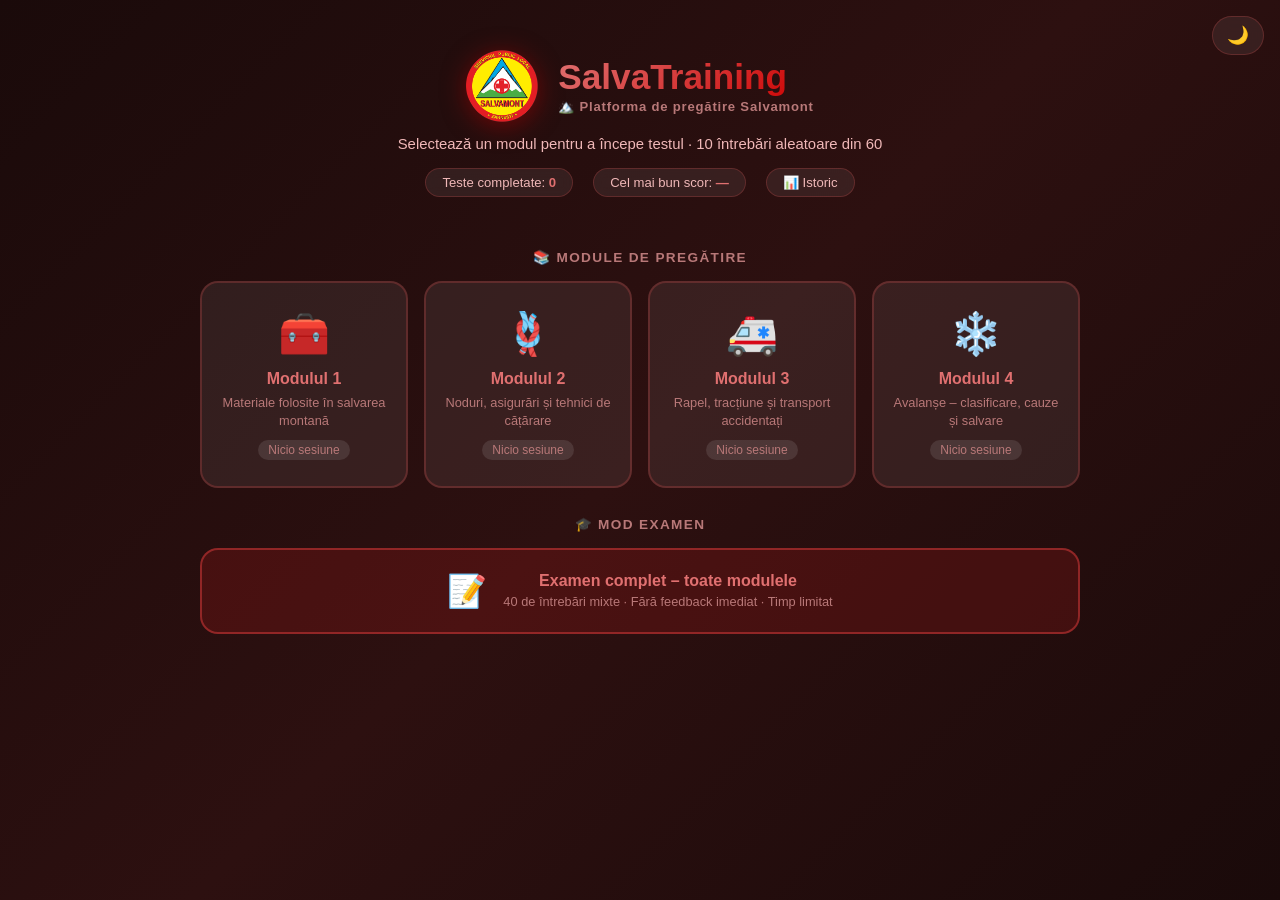
<file: index copy.html>
<!DOCTYPE html>
<html lang="ro" data-theme="dark">
<head>
  <meta charset="UTF-8" />
  <meta name="viewport" content="width=device-width, initial-scale=1.0"/>
  <title>SalvaTraining – Salvamont Zărnești</title>
  <style>
    /* ===== CSS VARIABLES ===== */
    :root[data-theme="dark"] {
      --bg-gradient: linear-gradient(135deg, #1a0a0a 0%, #2d1010 50%, #1a0a0a 100%);
      --card-bg: rgba(255,255,255,0.07);
      --card-border: rgba(220,80,80,0.25);
      --text-primary: #f5e8e8;
      --text-secondary: #f0b8b8;
      --text-muted: #b87878;
      --accent: #e07070;
      --accent-hover: rgba(220,80,80,0.15);
      --option-bg: rgba(255,255,255,0.06);
      --option-border: rgba(220,80,80,0.22);
      --btn-secondary-bg: rgba(255,255,255,0.1);
      --btn-secondary-border: rgba(220,80,80,0.35);
      --progress-bg: rgba(255,255,255,0.1);
      --shadow: rgba(0,0,0,0.4);
      --timer-bg: rgba(255,255,255,0.08);
      --streak-bg: rgba(255,193,7,0.15);
      --streak-border: rgba(255,193,7,0.4);
      --modal-bg: rgba(0,0,0,0.78);
      --modal-card: #2a0e0e;
      --hint-bg: rgba(255,152,0,0.15);
      --hint-border: rgba(255,152,0,0.4);
      --exam-badge: rgba(180,30,30,0.22);
      --exam-badge-border: rgba(220,60,60,0.5);
    }
    :root[data-theme="light"] {
      --bg-gradient: linear-gradient(135deg, #fdf0f0 0%, #f5cccc 50%, #fdf0f0 100%);
      --card-bg: rgba(255,255,255,0.88);
      --card-border: rgba(180,40,40,0.3);
      --text-primary: #5a0a0a;
      --text-secondary: #8b1a1a;
      --text-muted: #c0504f;
      --accent: #b01a1a;
      --accent-hover: rgba(180,40,40,0.12);
      --option-bg: rgba(255,255,255,0.75);
      --option-border: rgba(180,40,40,0.25);
      --btn-secondary-bg: rgba(180,40,40,0.1);
      --btn-secondary-border: rgba(180,40,40,0.35);
      --progress-bg: rgba(0,0,0,0.08);
      --shadow: rgba(0,0,0,0.14);
      --timer-bg: rgba(0,0,0,0.06);
      --streak-bg: rgba(255,193,7,0.18);
      --streak-border: rgba(255,152,0,0.45);
      --modal-bg: rgba(0,0,0,0.55);
      --modal-card: #fdf0f0;
      --hint-bg: rgba(255,152,0,0.12);
      --hint-border: rgba(255,152,0,0.4);
      --exam-badge: rgba(160,30,30,0.12);
      --exam-badge-border: rgba(180,40,40,0.4);
    }

    * { box-sizing: border-box; margin: 0; padding: 0; }

    body {
      font-family: 'Segoe UI', Tahoma, Geneva, Verdana, sans-serif;
      background: var(--bg-gradient);
      min-height: 100vh;
      color: var(--text-primary);
      transition: background 0.4s ease, color 0.4s ease;
    }

    .container {
      max-width: 920px;
      margin: 0 auto;
      padding: 20px;
    }

    /* ===== THEME TOGGLE ===== */
    .theme-toggle {
      position: fixed;
      top: 16px;
      right: 16px;
      z-index: 999;
      background: var(--card-bg);
      border: 1px solid var(--card-border);
      border-radius: 50px;
      padding: 8px 14px;
      cursor: pointer;
      font-size: 1.1rem;
      backdrop-filter: blur(8px);
      transition: all 0.3s ease;
      color: var(--text-primary);
    }
    .theme-toggle:hover { transform: scale(1.08); }

    /* ===== HEADER ===== */
    .header {
      text-align: center;
      padding: 30px 0 24px;
      animation: fadeInDown 0.6s ease;
    }

    .header-top {
      display: flex;
      align-items: center;
      justify-content: center;
      gap: 20px;
      flex-wrap: wrap;
      margin-bottom: 14px;
    }

    .salvamont-logo-wrap {
      display: flex;
      flex-direction: column;
      align-items: center;
      gap: 4px;
    }

    .salvamont-logo {
      width: 72px;
      height: 72px;
      filter: drop-shadow(0 4px 12px rgba(180,0,0,0.5));
      transition: transform 0.3s ease;
    }
    .salvamont-logo:hover { transform: scale(1.08) rotate(-3deg); }

    .salvamont-label {
      font-size: 0.62rem;
      font-weight: 700;
      letter-spacing: 0.12em;
      color: var(--text-muted);
      text-transform: uppercase;
    }

    .header-titles { text-align: left; }
    .header-titles h1 {
      font-size: 2.2rem;
      font-weight: 800;
      background: linear-gradient(135deg, #e07070, #cc0000);
      -webkit-background-clip: text;
      -webkit-text-fill-color: transparent;
      background-clip: text;
      line-height: 1.1;
    }
    [data-theme="light"] .header-titles h1 {
      background: linear-gradient(135deg, #8b0000, #cc2222);
      -webkit-background-clip: text;
      background-clip: text;
    }
    .header-titles .subtitle-org {
      font-size: 0.82rem;
      color: var(--text-muted);
      font-weight: 600;
      letter-spacing: 0.06em;
      margin-top: 2px;
    }
    .header p {
      color: var(--text-secondary);
      font-size: 0.93rem;
      margin-top: 6px;
    }

    /* Stats bar */
    .stats-bar {
      display: flex;
      justify-content: center;
      gap: 20px;
      margin-top: 16px;
      flex-wrap: wrap;
    }
    .stat-pill {
      background: var(--card-bg);
      border: 1px solid var(--card-border);
      border-radius: 50px;
      padding: 6px 16px;
      font-size: 0.82rem;
      color: var(--text-secondary);
      backdrop-filter: blur(6px);
    }
    .stat-pill span { font-weight: 700; color: var(--accent); }

    /* ===== MODULE SCREEN ===== */
    #module-screen { display: block; }

    .section-title {
      text-align: center;
      color: var(--text-muted);
      font-size: 0.85rem;
      font-weight: 600;
      letter-spacing: 0.1em;
      text-transform: uppercase;
      margin: 28px 0 16px;
    }

    .module-grid {
      display: grid;
      grid-template-columns: repeat(auto-fit, minmax(200px, 1fr));
      gap: 16px;
      margin-bottom: 24px;
    }
    .module-card {
      background: var(--card-bg);
      border: 2px solid var(--card-border);
      border-radius: 18px;
      padding: 26px 18px;
      text-align: center;
      cursor: pointer;
      transition: all 0.3s ease;
      position: relative;
      overflow: hidden;
      animation: fadeInUp 0.5s ease both;
    }
    .module-card:nth-child(1) { animation-delay: 0.05s; }
    .module-card:nth-child(2) { animation-delay: 0.10s; }
    .module-card:nth-child(3) { animation-delay: 0.15s; }
    .module-card:nth-child(4) { animation-delay: 0.20s; }
    .module-card::before {
      content: '';
      position: absolute;
      inset: 0;
      background: linear-gradient(135deg, transparent, rgba(220,80,80,0.06));
      opacity: 0;
      transition: opacity 0.3s;
    }
    .module-card:hover::before { opacity: 1; }
    .module-card:hover {
      background: var(--accent-hover);
      border-color: var(--accent);
      transform: translateY(-5px);
      box-shadow: 0 10px 28px var(--shadow);
    }
    .module-card .icon { font-size: 2.6rem; margin-bottom: 12px; }
    .module-card h3 { color: var(--accent); font-size: 1rem; margin-bottom: 6px; }
    .module-card p { color: var(--text-muted); font-size: 0.8rem; line-height: 1.4; }
    .module-card .best-score {
      margin-top: 10px;
      font-size: 0.75rem;
      color: var(--text-muted);
      background: var(--progress-bg);
      border-radius: 20px;
      padding: 3px 10px;
      display: inline-block;
    }
    .module-card .best-score.has-score { color: #e07070; }

    /* Exam mode card */
    .exam-card {
      background: var(--exam-badge);
      border: 2px solid var(--exam-badge-border);
      border-radius: 18px;
      padding: 22px 24px;
      text-align: center;
      cursor: pointer;
      transition: all 0.3s ease;
      animation: fadeInUp 0.5s ease 0.25s both;
      display: flex;
      align-items: center;
      justify-content: center;
      gap: 16px;
      flex-wrap: wrap;
    }
    .exam-card:hover {
      transform: translateY(-4px);
      box-shadow: 0 10px 28px var(--shadow);
      background: rgba(200,40,40,0.22);
    }
    .exam-card .icon { font-size: 2rem; }
    .exam-card-text h3 { color: #e07070; font-size: 1rem; margin-bottom: 4px; }
    .exam-card-text p { color: var(--text-muted); font-size: 0.8rem; }

    /* ===== QUIZ SCREEN ===== */
    #quiz-screen { display: none; animation: fadeIn 0.4s ease; }

    .quiz-header {
      display: flex;
      justify-content: space-between;
      align-items: center;
      margin-bottom: 14px;
      flex-wrap: wrap;
      gap: 10px;
    }
    .quiz-title { color: var(--accent); font-size: 1rem; font-weight: 700; }
    .quiz-meta { display: flex; align-items: center; gap: 12px; flex-wrap: wrap; }
    .quiz-progress { color: var(--text-secondary); font-size: 0.88rem; }

    /* Streak */
    .streak-badge {
      background: var(--streak-bg);
      border: 1px solid var(--streak-border);
      border-radius: 50px;
      padding: 4px 12px;
      font-size: 0.8rem;
      color: #ffc107;
      font-weight: 700;
      display: none;
      animation: popIn 0.3s ease;
    }
    .streak-badge.visible { display: inline-flex; align-items: center; gap: 4px; }

    /* Timer */
    .timer-wrap {
      display: flex;
      align-items: center;
      gap: 8px;
    }
    .timer-ring {
      position: relative;
      width: 44px;
      height: 44px;
    }
    .timer-ring svg {
      transform: rotate(-90deg);
      width: 44px;
      height: 44px;
    }
    .timer-ring circle {
      fill: none;
      stroke-width: 3.5;
      stroke-linecap: round;
    }
    .timer-ring .bg { stroke: var(--progress-bg); }
    .timer-ring .fg {
      stroke: #e05555;
      stroke-dasharray: 113;
      stroke-dashoffset: 0;
      transition: stroke-dashoffset 1s linear, stroke 0.5s;
    }
    .timer-ring .fg.warning { stroke: #ff9800; }
    .timer-ring .fg.danger  { stroke: #cc0000; }
    .timer-num {
      position: absolute;
      inset: 0;
      display: flex;
      align-items: center;
      justify-content: center;
      font-size: 0.78rem;
      font-weight: 700;
      color: var(--text-primary);
    }

    .progress-bar-wrap {
      background: var(--progress-bg);
      border-radius: 10px;
      height: 10px;
      margin-bottom: 6px;
      overflow: hidden;
      position: relative;
    }
    .progress-bar {
      height: 100%;
      background: linear-gradient(90deg, #cc0000, #e07070);
      border-radius: 10px;
      transition: width 0.5s cubic-bezier(0.4,0,0.2,1);
    }
    .progress-pct {
      text-align: right;
      font-size: 0.72rem;
      color: var(--text-muted);
      margin-bottom: 18px;
    }

    /* Exam mode banner */
    .exam-banner {
      background: var(--exam-badge);
      border: 1px solid var(--exam-badge-border);
      border-radius: 10px;
      padding: 8px 16px;
      font-size: 0.82rem;
      color: #e07070;
      margin-bottom: 14px;
      text-align: center;
      display: none;
    }
    .exam-banner.visible { display: block; }

    .question-card {
      background: var(--card-bg);
      border: 1px solid var(--card-border);
      border-radius: 18px;
      padding: 28px;
      margin-bottom: 18px;
      backdrop-filter: blur(6px);
      animation: slideIn 0.35s ease;
    }
    .question-num {
      font-size: 0.75rem;
      font-weight: 700;
      color: var(--text-muted);
      letter-spacing: 0.08em;
      text-transform: uppercase;
      margin-bottom: 10px;
    }
    .question-text {
      font-size: 1.05rem;
      line-height: 1.65;
      color: var(--text-secondary);
      margin-bottom: 22px;
    }

    .options-list { list-style: none; display: flex; flex-direction: column; gap: 11px; }
    .option-item {
      background: var(--option-bg);
      border: 2px solid var(--option-border);
      border-radius: 12px;
      padding: 14px 18px;
      cursor: pointer;
      transition: all 0.22s ease;
      display: flex;
      align-items: center;
      gap: 12px;
      position: relative;
      overflow: hidden;
    }
    .option-item::after {
      content: '';
      position: absolute;
      inset: 0;
      background: var(--accent-hover);
      opacity: 0;
      transition: opacity 0.2s;
    }
    .option-item:hover:not(.disabled)::after { opacity: 1; }
    .option-item:hover:not(.disabled) { border-color: var(--accent); transform: translateX(4px); }
    .option-item.correct {
      background: rgba(76,175,80,0.22);
      border-color: #4caf50;
      color: #c8e6c9;
      animation: correctPop 0.4s ease;
    }
    .option-item.wrong {
      background: rgba(180,0,0,0.22);
      border-color: #cc0000;
      color: #ffcdd2;
      animation: shake 0.4s ease;
    }
    .option-item.eliminated {
      opacity: 0.35;
      cursor: default;
      border-color: transparent;
    }
    .option-item.disabled { cursor: default; }
    .option-letter {
      width: 30px; height: 30px;
      border-radius: 50%;
      background: rgba(220,80,80,0.18);
      display: flex; align-items: center; justify-content: center;
      font-weight: 700; font-size: 0.85rem; flex-shrink: 0;
      color: var(--accent);
      transition: all 0.2s;
    }
    .option-item.correct .option-letter { background: #4caf50; color: #fff; }
    .option-item.wrong .option-letter   { background: #cc0000; color: #fff; }

    .feedback-box {
      margin-top: 16px;
      padding: 14px 18px;
      border-radius: 12px;
      font-size: 0.91rem;
      line-height: 1.55;
      display: none;
      animation: fadeIn 0.3s ease;
    }
    .feedback-box.correct { background: rgba(76,175,80,0.14); border: 1px solid #4caf50; color: var(--text-secondary); }
    .feedback-box.wrong   { background: rgba(180,0,0,0.14);   border: 1px solid #cc0000; color: #ffcdd2; }

    /* Hint button */
    .hint-row {
      display: flex;
      justify-content: flex-end;
      margin-bottom: 10px;
    }
    .btn-hint {
      background: var(--hint-bg);
      border: 1px solid var(--hint-border);
      color: #ff9800;
      border-radius: 8px;
      padding: 6px 14px;
      font-size: 0.8rem;
      cursor: pointer;
      transition: all 0.2s;
      font-weight: 600;
    }
    .btn-hint:hover:not(:disabled) { background: rgba(255,152,0,0.25); transform: scale(1.04); }
    .btn-hint:disabled { opacity: 0.4; cursor: default; }

    /* Buttons */
    .btn {
      display: inline-block;
      padding: 12px 26px;
      border: none;
      border-radius: 12px;
      font-size: 0.93rem;
      font-weight: 700;
      cursor: pointer;
      transition: all 0.25s ease;
      letter-spacing: 0.02em;
    }
    .btn-primary {
      background: linear-gradient(135deg, #cc0000, #8b0000);
      color: #fff;
      box-shadow: 0 4px 14px rgba(180,0,0,0.35);
    }
    .btn-primary:hover { transform: translateY(-2px); box-shadow: 0 8px 20px rgba(180,0,0,0.5); }
    .btn-secondary {
      background: var(--btn-secondary-bg);
      color: var(--accent);
      border: 1px solid var(--btn-secondary-border);
    }
    .btn-secondary:hover { background: var(--accent-hover); transform: translateY(-1px); }

    .nav-row {
      display: flex;
      justify-content: space-between;
      align-items: center;
      margin-top: 18px;
      flex-wrap: wrap;
      gap: 10px;
    }

    /* ===== RESULT SCREEN ===== */
    #result-screen { display: none; animation: fadeIn 0.5s ease; }
    .result-card {
      background: var(--card-bg);
      border: 1px solid var(--card-border);
      border-radius: 22px;
      padding: 40px 28px;
      text-align: center;
      margin-top: 20px;
      backdrop-filter: blur(8px);
    }
    .score-circle {
      width: 140px; height: 140px;
      border-radius: 50%;
      margin: 0 auto 24px;
      display: flex; flex-direction: column;
      align-items: center; justify-content: center;
      font-size: 2.4rem; font-weight: 800;
      border: 6px solid;
      position: relative;
      animation: popIn 0.5s ease;
    }
    .score-circle.pass { border-color: #4caf50; color: #4caf50; background: rgba(76,175,80,0.1); }
    .score-circle.fail { border-color: #cc0000; color: #cc0000; background: rgba(180,0,0,0.1); }
    .score-circle span { font-size: 0.72rem; font-weight: 400; color: var(--text-muted); }
    .result-title    { font-size: 1.6rem; color: var(--accent); margin-bottom: 8px; font-weight: 800; }
    .result-subtitle { color: var(--text-muted); margin-bottom: 10px; font-size: 0.95rem; }
    .result-time     { color: var(--text-muted); font-size: 0.82rem; margin-bottom: 28px; }

    /* Breakdown bars */
    .breakdown {
      display: flex;
      flex-direction: column;
      gap: 8px;
      margin: 20px 0;
      text-align: left;
    }
    .breakdown-row { display: flex; align-items: center; gap: 10px; font-size: 0.82rem; }
    .breakdown-label { width: 90px; color: var(--text-muted); flex-shrink: 0; }
    .breakdown-bar-wrap { flex: 1; background: var(--progress-bg); border-radius: 6px; height: 8px; overflow: hidden; }
    .breakdown-bar { height: 100%; border-radius: 6px; background: linear-gradient(90deg, #cc0000, #e07070); transition: width 0.8s ease; }
    .breakdown-val { width: 36px; text-align: right; color: var(--text-secondary); font-weight: 700; }

    .review-list { text-align: left; margin-top: 28px; }
    .review-list h3 { color: var(--accent); margin-bottom: 14px; font-size: 1rem; }
    .review-item {
      background: var(--option-bg);
      border-radius: 12px;
      padding: 14px 16px;
      margin-bottom: 10px;
      border-left: 4px solid;
      transition: transform 0.2s;
    }
    .review-item:hover { transform: translateX(3px); }
    .review-item.correct { border-color: #4caf50; }
    .review-item.wrong   { border-color: #cc0000; }
    .review-item .rq { font-size: 0.88rem; color: var(--text-secondary); margin-bottom: 5px; }
    .review-item .ra { font-size: 0.82rem; }
    .review-item .ra.ok  { color: #a5d6a7; }
    .review-item .ra.bad { color: #ef9a9a; }
    .review-item .rc { font-size: 0.82rem; color: #a5d6a7; margin-top: 2px; }

    .result-actions { display: flex; gap: 12px; justify-content: center; flex-wrap: wrap; margin-top: 22px; }

    /* ===== HISTORY MODAL ===== */
    .modal-overlay {
      display: none;
      position: fixed;
      inset: 0;
      background: var(--modal-bg);
      z-index: 1000;
      align-items: center;
      justify-content: center;
      padding: 20px;
      backdrop-filter: blur(4px);
    }
    .modal-overlay.open { display: flex; animation: fadeIn 0.25s ease; }
    .modal-card {
      background: var(--modal-card);
      border: 1px solid var(--card-border);
      border-radius: 20px;
      padding: 30px;
      max-width: 500px;
      width: 100%;
      max-height: 80vh;
      overflow-y: auto;
    }
    .modal-card h2 { color: var(--accent); margin-bottom: 18px; font-size: 1.1rem; }
    .history-item {
      background: var(--option-bg);
      border-radius: 10px;
      padding: 12px 14px;
      margin-bottom: 8px;
      display: flex;
      justify-content: space-between;
      align-items: center;
      font-size: 0.84rem;
    }
    .history-item .hi-left { color: var(--text-secondary); }
    .history-item .hi-score { font-weight: 700; }
    .history-item .hi-score.pass { color: #4caf50; }
    .history-item .hi-score.fail { color: #cc0000; }
    .modal-close {
      display: block;
      margin-top: 18px;
      text-align: center;
      cursor: pointer;
      color: var(--text-muted);
      font-size: 0.85rem;
      text-decoration: underline;
    }
    .no-history { color: var(--text-muted); font-size: 0.88rem; text-align: center; padding: 20px 0; }

    /* ===== ANIMATIONS ===== */
    @keyframes fadeIn      { from { opacity: 0; } to { opacity: 1; } }
    @keyframes fadeInDown  { from { opacity: 0; transform: translateY(-20px); } to { opacity: 1; transform: translateY(0); } }
    @keyframes fadeInUp    { from { opacity: 0; transform: translateY(20px);  } to { opacity: 1; transform: translateY(0); } }
    @keyframes slideIn     { from { opacity: 0; transform: translateX(18px);  } to { opacity: 1; transform: translateX(0); } }
    @keyframes popIn       { from { opacity: 0; transform: scale(0.75); } to { opacity: 1; transform: scale(1); } }
    @keyframes shake {
      0%,100% { transform: translateX(0); }
      20%      { transform: translateX(-6px); }
      40%      { transform: translateX(6px); }
      60%      { transform: translateX(-4px); }
      80%      { transform: translateX(4px); }
    }
    @keyframes correctPop {
      0%   { transform: scale(1); }
      40%  { transform: scale(1.03); }
      100% { transform: scale(1); }
    }
    @keyframes timerPulse {
      0%,100% { transform: scale(1); }
      50%      { transform: scale(1.12); }
    }

    /* ===== RESPONSIVE ===== */
    @media (max-width: 600px) {
      .header-titles h1 { font-size: 1.7rem; }
      .header-top { gap: 14px; }
      .salvamont-logo { width: 58px; height: 58px; }
      .question-card { padding: 18px 14px; }
      .quiz-title { font-size: 0.88rem; }
    }
    @media (max-width: 400px) {
      .header-titles { text-align: center; }
      .header-top { flex-direction: column; }
    }
  </style>
</head>
<body>

<!-- Theme Toggle -->
<button class="theme-toggle" onclick="toggleTheme()" title="Schimbă tema">🌙</button>

<!-- History Modal -->
<div class="modal-overlay" id="history-modal">
  <div class="modal-card">
    <h2>📊 Istoricul testelor</h2>
    <div id="history-content"></div>
    <span class="modal-close" onclick="closeHistory()">✕ Închide</span>
  </div>
</div>

<div class="container">

  <!-- ===== HEADER ===== -->
  <div class="header">
    <div class="header-top">

      <!-- SIGLA SALVAMONT ZĂRNEȘTI -->
     <img class="salvamont-logo" src="sigla_salvamont.png" alt="Sigla Salvamont Zărnești" />

      <!-- Titluri -->
      <div class="header-titles">
        <h1>SalvaTraining</h1>
        <div class="subtitle-org">🏔️ Platforma de pregătire Salvamont</div>
      </div>
    </div>

    <p>Selectează un modul pentru a începe testul · 10 întrebări aleatoare din 60</p>

    <div class="stats-bar">
      <div class="stat-pill">Teste completate: <span id="stat-total">0</span></div>
      <div class="stat-pill">Cel mai bun scor: <span id="stat-best">—</span></div>
      <div class="stat-pill" style="cursor:pointer" onclick="openHistory()">📊 Istoric</div>
    </div>
  </div>

  <!-- ===== MODULE SCREEN ===== -->
  <div id="module-screen">
    <div class="section-title">📚 Module de pregătire</div>
    <div class="module-grid">
      <div class="module-card" onclick="startQuiz(0)">
        <div class="icon">🧰</div>
        <h3>Modulul 1</h3>
        <p>Materiale folosite în salvarea montană</p>
        <div class="best-score" id="best-0">Nicio sesiune</div>
      </div>
      <div class="module-card" onclick="startQuiz(1)">
        <div class="icon">🪢</div>
        <h3>Modulul 2</h3>
        <p>Noduri, asigurări și tehnici de cățărare</p>
        <div class="best-score" id="best-1">Nicio sesiune</div>
      </div>
      <div class="module-card" onclick="startQuiz(2)">
        <div class="icon">🚑</div>
        <h3>Modulul 3</h3>
        <p>Rapel, tracțiune și transport accidentați</p>
        <div class="best-score" id="best-2">Nicio sesiune</div>
      </div>
      <div class="module-card" onclick="startQuiz(3)">
        <div class="icon">❄️</div>
        <h3>Modulul 4</h3>
        <p>Avalanșe – clasificare, cauze și salvare</p>
        <div class="best-score" id="best-3">Nicio sesiune</div>
      </div>
    </div>

    <div class="section-title">🎓 Mod Examen</div>
    <div class="exam-card" onclick="startExam()">
      <div class="icon">📝</div>
      <div class="exam-card-text">
        <h3>Examen complet – toate modulele</h3>
        <p>40 de întrebări mixte · Fără feedback imediat · Timp limitat</p>
      </div>
    </div>
  </div>

  <!-- ===== QUIZ SCREEN ===== -->
  <div id="quiz-screen">
    <div class="quiz-header">
      <div class="quiz-title" id="quiz-module-title"></div>
      <div class="quiz-meta">
        <div class="streak-badge" id="streak-badge">🔥 <span id="streak-num">0</span> la rând</div>
        <div class="quiz-progress" id="quiz-progress-text"></div>
        <div class="timer-wrap">
          <div class="timer-ring">
            <svg viewBox="0 0 44 44">
              <circle class="bg" cx="22" cy="22" r="18"/>
              <circle class="fg" id="timer-circle" cx="22" cy="22" r="18"/>
            </svg>
            <div class="timer-num" id="timer-num">30</div>
          </div>
        </div>
      </div>
    </div>

    <div class="progress-bar-wrap">
      <div class="progress-bar" id="progress-bar"></div>
    </div>
    <div class="progress-pct" id="progress-pct">0%</div>

    <div class="exam-banner" id="exam-banner">
      📝 Mod Examen – răspunsurile corecte se afișează la final
    </div>

    <div class="hint-row">
      <button class="btn-hint" id="hint-btn" onclick="useHint()">💡 Hint (elimină 2 greșite)</button>
    </div>

    <div class="question-card">
      <div class="question-num" id="question-num"></div>
      <div class="question-text" id="question-text"></div>
      <ul class="options-list" id="options-list"></ul>
      <div class="feedback-box" id="feedback-box"></div>
    </div>

    <div class="nav-row">
      <button class="btn btn-secondary" onclick="goHome()">← Înapoi la module</button>
      <button class="btn btn-primary" id="next-btn" onclick="nextQuestion()" style="display:none">
        Următoarea →
      </button>
    </div>
  </div>

  <!-- ===== RESULT SCREEN ===== -->
  <div id="result-screen">
    <div class="result-card">
      <div class="score-circle" id="score-circle">
        <span id="score-num"></span>
        <span id="score-denom">din 10</span>
      </div>
      <div class="result-title" id="result-title"></div>
      <div class="result-subtitle" id="result-subtitle"></div>
      <div class="result-time" id="result-time"></div>

      <div class="breakdown" id="breakdown-wrap"></div>

      <div class="result-actions">
        <button class="btn btn-primary" onclick="retakeQuiz()">🔄 Reia testul</button>
        <button class="btn btn-secondary" onclick="goHome()">🏠 Alege alt modul</button>
      </div>
      <div class="review-list" id="review-list"></div>
    </div>
  </div>

</div><!-- /container -->

<script>
// =====================================================================
// BAZA DE DATE – 60 întrebări × 4 module
// =====================================================================
const modules = [
  {
    title: "Modulul 1 – Materiale folosite în salvarea montană",
    questions: [
      { q: "Care este rezistența corzii dinamice folosite în salvarea montană (Ø11mm)?", a: "23,6 KN", opts: ["29,2 KN","38 KN","50 KN"], exp: "Coarda dinamică are rezistența de 23,6 KN, conform listei de materiale CISA-IKAR." },
      { q: "Care este rezistența corzii statice folosite în salvarea montană (Ø11mm)?", a: "29,2 KN", opts: ["23,6 KN","38 KN","20 KN"], exp: "Coarda statică are rezistența de 29,2 KN." },
      { q: "Ce lungime au corzile (dinamică și statică) din dotarea echipei de salvare montană?", a: "80 ml", opts: ["50 ml","100 ml","60 ml"], exp: "Ambele corzi au câte 80 ml lungime conform listei standard." },
      { q: "Ce tip de coardă se folosește preferențial pentru balustrade în salvarea montană?", a: "Coarda statică", opts: ["Coarda dinamică","Semicoarda dinamică","Coarda de polipropilenă"], exp: "Balustradele se realizează preferențial cu coardă statică." },
      { q: "Ce diametru minim trebuie să aibă coarda pentru tehnica de coborâre (lansare)?", a: "10,5 mm", opts: ["8 mm","9 mm","12 mm"], exp: "Procedeul de coborâre se execută pe corzi cu diametrul de minim 10,5 mm." },
      { q: "Ce rezistență minimă trebuie să aibă coarda pentru tehnica de coborâre (lansare)?", a: "Peste 20 KN", opts: ["Peste 10 KN","Peste 15 KN","Peste 30 KN"], exp: "Coarda trebuie să aibă rezistența de peste 20 KN pentru lansare." },
      { q: "Câte corzi dinamice are în dotare o echipă standard de 6 salvatori montani (sezon vară)?", a: "1 (80 ml)", opts: ["2 (câte 40 ml)","3 (câte 30 ml)","Niciuna"], exp: "Lista standard prevede o singură coardă dinamică de 80 ml." },
      { q: "Ce tip de coardă se folosește pentru rapel în salvarea montană?", a: "Ambele tipuri (statică sau dinamică)", opts: ["Doar coarda statică","Doar coarda dinamică","Coarda de polipropilenă"], exp: "Rapelul se poate executa pe ambele tipuri de coardă." },
      { q: "Câte corzi statice are în dotare o echipă standard de 6 salvatori montani (sezon vară)?", a: "1 (80 ml)", opts: ["2","3","Niciuna"], exp: "Lista standard prevede o singură coardă statică de 80 ml." },
      { q: "Ce proprietate importantă trebuie să aibă coarda dinamică față de cea statică?", a: "Este elastică (absoarbe șocul)", opts: ["Este mai rezistentă","Este mai ușoară","Este impermeabilă"], exp: "Coarda dinamică este extensibilă și absoarbe energia unui șoc la cădere." },
      { q: "Care este rezistența carabinierei cu siguranță din dotarea echipei de salvare?", a: "38 KN", opts: ["20 KN","50 KN","25 KN"], exp: "Carabinierele cu siguranță au rezistența de 38 KN." },
      { q: "Câte carabiniere cu siguranță are în dotare o echipă standard de salvare montană (vară)?", a: "10 buc", opts: ["6 buc","20 buc","4 buc"], exp: "Lista standard prevede 10 carabiniere cu siguranță." },
      { q: "Câte carabiniere expres are în dotare o echipă standard de salvare montană (vară)?", a: "20 buc", opts: ["10 buc","6 buc","30 buc"], exp: "Lista standard prevede 20 carabiniere expres." },
      { q: "Care este rezistența rolei simple din dotarea echipei de salvare montană?", a: "30 KN", opts: ["20 KN","50 KN","38 KN"], exp: "Rolele simple au rezistența de 30 KN." },
      { q: "Care este rezistența rolei duble din dotarea echipei de salvare montană?", a: "50 KN", opts: ["30 KN","38 KN","20 KN"], exp: "Rolele duble au rezistența de 50 KN." },
      { q: "Câte role simple are în dotare o echipă standard de salvare montană (vară)?", a: "4 buc", opts: ["2 buc","6 buc","8 buc"], exp: "Lista standard prevede 4 role simple." },
      { q: "Câte role duble are în dotare o echipă standard de salvare montană (vară)?", a: "2 buc", opts: ["4 buc","1 buc","6 buc"], exp: "Lista standard prevede 2 role duble." },
      { q: "La ce se folosesc rolele în salvarea montană?", a: "La funiculare și sisteme de tracțiune", opts: ["Doar la rapel","Doar la asigurare","La comunicații"], exp: "Rolele sunt folosite în sistemele de funicular și tracțiune." },
      { q: "Ce tip de carabinieră nu necesită deschiderea manuală a siguranței?", a: "Carabiniera expres", opts: ["Carabiniera cu siguranță","Carabiniera din oțel","Carabiniera de aluminiu"], exp: "Carabinierele expres nu au siguranță și permit conectare rapidă." },
      { q: "Din ce materiale sunt confecționate carabinierele de salvare montană?", a: "Aluminiu sau oțel", opts: ["Doar aluminiu","Doar oțel","Titan sau plastic"], exp: "Carabinierele sunt din aluminiu cu siguranță sau din oțel cu siguranță." },
      { q: "Câte pitoaie (diferite) are în dotare o echipă standard de salvare montană (vară)?", a: "14 buc", opts: ["10 buc","20 buc","6 buc"], exp: "Lista standard prevede 14 pitoaie diferite." },
      { q: "Câte scărițe are în dotare o echipă standard de salvare montană (vară)?", a: "8 buc", opts: ["4 buc","6 buc","10 buc"], exp: "Lista standard prevede 8 scărițe." },
      { q: "Care este lungimea scărițelor din dotarea echipei de salvare montană?", a: "120-150 cm", opts: ["80-100 cm","60-80 cm","200 cm"], exp: "Scărițele au lungimea de 120-150 cm." },
      { q: "Unde se folosesc pitoanele de expansiune?", a: "Acolo unde nu există fisuri, cu bormașina", opts: ["Doar în fisuri largi","Doar pe gheață","Doar pe zăpadă"], exp: "Pitoanele de expansiune se fixează cu bormașina acolo unde nu există fisuri." },
      { q: "Unde se folosesc nucile în salvarea montană?", a: "În fisuri mai largi unde nu se pot fixa alte pitoaie", opts: ["Pe suprafețe plane","Pe gheață","Pe zăpadă"], exp: "Nucile se folosesc în fisuri mai largi în care nu se pot fixa alte pitoaie." },
      { q: "Ce sunt tendoarele în salvarea montană?", a: "Dispozitive de fixare reglabile pentru fisuri cu deschidere mai mare", opts: ["Tipuri de carabiniere","Tipuri de blocatoare","Tipuri de corzi"], exp: "Tendoarele sunt dispozitive de fixare reglabile pentru fisuri cu deschidere mai mare." },
      { q: "Cum se fixează pitoanele de gheață?", a: "Prin răsucire (formă de tirbuşon)", opts: ["Prin batere cu ciocanul","Cu bormașina","Cu adeziv special"], exp: "Pitoanele de gheață au formă de tirbuşon și se fixează prin răsucire." },
      { q: "Câte ciocane are în dotare o echipă standard de salvare montană (vară)?", a: "2 buc", opts: ["1 buc","4 buc","6 buc"], exp: "Lista standard prevede 2 ciocane." },
      { q: "La ce se folosește ciocanul în salvarea montană?", a: "La fixarea sau extragerea pitoaielor", opts: ["La tăierea corzilor","La comunicații","La transport accidentați"], exp: "Ciocanul este folosit la fixarea sau extragerea pitoaielor." },
      { q: "Cu ce lungime de cordelină se leagă ciocanul de salvatorul montan?", a: "1,5 m", opts: ["0,5 m","2 m","3 m"], exp: "Ciocanul se leagă de salvatorul montan cu o cordelină de 1,5 m." },
      { q: "Câte veste complete are în dotare o echipă standard de 6 salvatori montani?", a: "6 buc", opts: ["3 buc","4 buc","8 buc"], exp: "Fiecare salvator are propria vestă completă, deci 6 buc." },
      { q: "Care este rezistența vestei complete din dotarea salvatorilor montani?", a: "10-16 KN", opts: ["5-8 KN","20-25 KN","38 KN"], exp: "Vesta completă are rezistența de 10-16 KN." },
      { q: "Ce tip de targă universală se folosește în salvarea montană?", a: "Targă universală cu roată (UT 2000, Alpină, Tiromont, Mariner)", opts: ["Targă rigidă fără roată","Targă improvizată din lemn","Saltea gonflabilă"], exp: "Se folosesc tărgi universale cu roată de tip UT 2000, Alpină, Tiromont, Mariner." },
      { q: "Ce tip de ham de transport se folosește în salvarea montană?", a: "Ham tip GRAMINGHER", opts: ["Ham tip alpinist","Ham tip pompier","Ham improvizat"], exp: "Hamul de transport folosit este de tip GRAMINGHER." },
      { q: "Câte blocatoare are în dotare o echipă standard de salvare montană (vară)?", a: "2 buc", opts: ["4 buc","6 buc","1 buc"], exp: "Lista standard prevede 2 blocatoare." },
      { q: "Câte coborâtoare opt are în dotare o echipă standard de salvare montană (vară)?", a: "6 buc", opts: ["2 buc","4 buc","8 buc"], exp: "Lista standard prevede 6 coborâtoare opt (câte unul per salvator)." },
      { q: "Câte bucle diferite are în dotare o echipă standard de salvare montană (vară)?", a: "6 buc", opts: ["4 buc","10 buc","2 buc"], exp: "Lista standard prevede 6 bucle diferite." },
      { q: "Ce putere are bormașina portabilă din dotarea echipei de salvare montană?", a: "24 W – 4 amperi", opts: ["50 W – 8 amperi","12 W – 2 amperi","100 W – 10 amperi"], exp: "Bormașina portabilă are 24 W și 4 amperi." },
      { q: "Câte RTP-uri (radio) are în dotare o echipă standard de salvare montană?", a: "6 buc", opts: ["2 buc","4 buc","8 buc"], exp: "Lista standard prevede 6 RTP-uri." },
      { q: "Pe ce frecvență funcționează RTP-urile echipei de salvare montană?", a: "160 MHz / 149,20 MHz", opts: ["457 KHz","2275 Hz","900 MHz"], exp: "RTP-urile funcționează pe frecvența 160 MHz / 149,20 MHz." },
      { q: "Ce aparat electronic de detectare a victimelor din avalanșă este în dotarea salvatorilor montani?", a: "PIEPS 457", opts: ["GPS montan","Detector de metale","Sonar subacvatic"], exp: "PIEPS 457 este aparatul electronic de detectare a victimelor din avalanșă." },
      { q: "Pe ce frecvență funcționează PIEPS 457?", a: "457 KHz", opts: ["160 MHz","2275 Hz","900 MHz"], exp: "PIEPS 457 funcționează pe frecvența internațională de 457 KHz." },
      { q: "Din câte segmente este compusă sonda de avalanșă și ce lungime totală realizează?", a: "Mai multe segmente – 3 m total", opts: ["2 segmente – 1,5 m","5 segmente – 5 m","1 segment – 2 m"], exp: "Sonda de avalanșă este compusă din mai multe segmente care realizează 3 m lungime." },
      { q: "Câte lopete de avalanșă are în dotare o echipă standard de salvare montană (iarnă)?", a: "6 buc", opts: ["2 buc","4 buc","1 buc"], exp: "Lista de iarnă prevede 6 lopete de avalanșă." },
      { q: "Câte sonde de avalanșă are în dotare o echipă standard de salvare montană (iarnă)?", a: "6 buc (3 ml fiecare)", opts: ["2 buc","4 buc","1 buc"], exp: "Lista de iarnă prevede 6 sonde de avalanșă de câte 3 ml." },
      { q: "Ce materiale suplimentare are echipa de salvare montană în sezonul de iarnă față de vară?", a: "Aparatură de căutare în avalanșă (PIEPS, sondă, lopată, trusă)", opts: ["Doar schiuri","Doar coltari","Doar piolete"], exp: "Sezonul de iarnă adaugă categoria 'Aparatură de căutare în avalanșă'." },
      { q: "Ce pot forma betele telescopice de avalanșă?", a: "O sondă de avalanșă de 3 m", opts: ["Un funicular","O balustradă","Un sistem de tracțiune"], exp: "Dintr-o pereche de bete telescopice se poate realiza o sondă de avalanșă de 3 m." },
      { q: "Câte lanterne frontale are în dotare o echipă standard de salvare montană?", a: "6 buc", opts: ["2 buc","4 buc","1 buc"], exp: "Lista standard prevede 6 lanterne frontale cu baterii alcaline." },
      { q: "Câte pistoale de rachete are în dotare o echipă standard de salvare montană?", a: "2 buc", opts: ["1 buc","4 buc","6 buc"], exp: "Lista standard prevede 2 pistoale de rachete." },
      { q: "Ce putere au proiectoarele portabile din dotarea echipei de salvare montană?", a: "20 W (halogen)", opts: ["50 W","100 W","10 W"], exp: "Proiectoarele portabile sunt de 20 W halogen." },
      { q: "Care sunt cele 3 tipuri de blocatoare din salvarea montană?", a: "Cu mâner, fără mâner, Grigri", opts: ["Prusik, Grigri, Opt","Cabestan, Prusik, Grigri","Opt, Prusik, Cabestan"], exp: "Blocatoarele se împart în: cu mâner, fără mâner și Grigri." },
      { q: "Pe câte fire de coardă funcționează blocatorul cu mâner?", a: "Doar pe un fir de coardă", opts: ["Pe două fire","Pe trei fire","Pe orice număr de fire"], exp: "Blocatorul cu mâner funcționează doar pe un fir de coardă." },
      { q: "Pe câte fire de coardă poate funcționa blocatorul fără mâner?", a: "Pe un fir sau pe două fire de coardă", opts: ["Doar pe un fir","Doar pe două fire","Pe trei fire"], exp: "Blocatorul fără mâner poate funcționa pe un fir sau pe două fire de coardă." },
      { q: "Care sunt principalele utilizări ale optului de coborâre?", a: "Coborârea în rapel și asigurarea coechipierilor", opts: ["Doar rapelul","Doar asigurarea","Doar tracțiunea"], exp: "Optul de coborâre se folosește la rapel și la asigurarea în deplasare a coechipierilor." },
      { q: "Ce este targa AKJA?", a: "Un tip de targă de transport al accidentaților", opts: ["Un tip de blocator","Un tip de carabinieră","Un tip de coardă"], exp: "AKJA este un tip de targă pentru transportul accidentaților." },
      { q: "Ce este sacul de transport GRAMINGHER?", a: "Un ham/sac de transport al accidentaților", opts: ["Un tip de targă rigidă","Un tip de blocator","Un tip de coardă"], exp: "GRAMINGHER este un ham/sac de transport al accidentaților." },
      { q: "Ce este saltea cu vacuum în salvarea montană?", a: "Un dispozitiv de imobilizare și transport al accidentaților", opts: ["Un tip de cort","Un tip de sac de dormit","Un tip de targă rigidă"], exp: "Saltea cu vacuum este un dispozitiv de imobilizare și transport al accidentaților." },
      { q: "Ce este Stibt-ul în salvarea montană?", a: "Un dispozitiv de frânare/asigurare", opts: ["Un tip de carabinieră","Un tip de piton","Un tip de coardă"], exp: "Stibt-ul este un dispozitiv de frânare și asigurare." },
      { q: "Ce este troliul în salvarea montană?", a: "Un dispozitiv mecanic de tracțiune", opts: ["Un tip de targă","Un tip de blocator","Un tip de coardă"], exp: "Troliul este un dispozitiv mecanic de tracțiune folosit în salvarea montană." },
      { q: "Pentru câți salvatori montani este realizată lista standard de materiale de salvare montană?", a: "6 salvatori", opts: ["4 salvatori","8 salvatori","10 salvatori"], exp: "Lista standard de materiale este realizată pentru o echipă de 6 salvatori montani." },
    ]
  },
  {
    title: "Modulul 2 – Noduri, asigurări și tehnici de cățărare",
    questions: [
      { q: "Care nod este supranumit 'regele nodurilor' în salvarea montană?", a: "Nodul în opt", opts: ["Nodul Prusik","Nodul Bulin","Nodul cabestan"], exp: "Nodul în opt este supranumit pe drept 'regele nodurilor'." },
      { q: "Ce condiții trebuie să îndeplinească orice nod folosit în salvarea montană?", a: "Să fie elastic, să nu se deformeze la tracțiune, să nu se desfacă sub sarcină, să nu alunece", opts: ["Să fie ușor de dezlegat","Să fie colorat","Să fie din material sintetic"], exp: "Un nod trebuie să fie elastic, să nu se deformeze, să nu se desfacă sub sarcină și să nu alunece." },
      { q: "Când se consideră că un nod este însușit foarte bine?", a: "Când poate fi realizat în orice poziție, în orice condiții, chiar și cu o singură mână", opts: ["Când poate fi realizat în 5 minute","Când poate fi realizat cu ambele mâini","Când poate fi realizat doar ziua"], exp: "Un nod este bine însușit când poate fi realizat în orice condiții, chiar și pe întuneric, cu o singură mână." },
      { q: "În câte categorii se clasifică nodurile folosite în operațiunile de salvare?", a: "4 categorii", opts: ["2 categorii","3 categorii","5 categorii"], exp: "Nodurile se clasifică în 4 categorii: de legare în coardă, de asigurare, de înnădire și de amarare." },
      { q: "Care sunt cele 4 categorii de noduri folosite în salvarea montană?", a: "De legare în coardă, de asigurare/autoasigurare, de legare a două corzi, de amarare/ancorare", opts: ["Prusik, Bulin, Opt, Cabestan","Simple, Duble, Triple, Speciale","Statice, Dinamice, Mixte, Speciale"], exp: "Cele 4 categorii sunt: de legare în coardă, de asigurare, de înnădire și de amarare." },
      { q: "Ce nod de asigurare/autoasigurare are dezavantajul că nu poate fi făcut decât cu ambele mâini?", a: "Nodul opt dublu", opts: ["Nodul opt simplu","Nodul Prusik","Nodul cabestan"], exp: "Nodul opt dublu este sigur dar nu poate fi realizat decât cu ambele mâini." },
      { q: "Ce dezavantaj are nodul opt simplu sub sarcină mare?", a: "Se strânge și desfacerea lui este anevoioasă", opts: ["Se desfacere singur","Alunecă pe coardă","Nu rezistă la tracțiune"], exp: "Nodul opt simplu sub sarcină mare se strânge și este greu de desfăcut." },
      { q: "Ce nod de urcare pe coardă se folosește în salvarea montană?", a: "Nodul Prusik", opts: ["Nodul Bulin","Nodul pescăresc","Nodul pătrat"], exp: "Nodul Prusik este nodul de urcare pe coardă folosit în salvarea montană." },
      { q: "Ce nod este folosit la asigurarea dinamică în salvarea montană?", a: "Nodul semicabestan", opts: ["Nodul Prusik","Nodul Bulin","Nodul pătrat"], exp: "Nodul semicabestan se folosește la asigurarea dinamică." },
      { q: "Ce nod se folosește la înnădirea a două corzi sub tensiune?", a: "Nodul pentru legarea a două corzi sub tensiune", opts: ["Nodul Bulin","Nodul pătrat","Nodul pescăresc simplu"], exp: "Există un nod specific pentru legarea a două corzi sub tensiune." },
      { q: "Ce nod se folosește la autoasigurarea salvatorilor în regrupare?", a: "Nodul cabestan sau nodul opt simplu/dublu", opts: ["Nodul Prusik","Nodul Bulin","Nodul pescăresc"], exp: "Autoasigurarea în regrupare se face cu nodul cabestan sau nodul opt." },
      { q: "Ce nod se folosește la punctul de asigurare A al funicular (corzi fixe)?", a: "Nodul opt simplu", opts: ["Nodul semicabestan","Nodul Prusik","Nodul Bulin"], exp: "La punctul A se folosește nodul opt simplu pentru ancorarea corzilor fixe." },
      { q: "Ce nod se folosește la punctul B al funicular (asigurarea tărgii)?", a: "Nodul semicabestan", opts: ["Nodul opt simplu","Nodul Prusik","Nodul Bulin"], exp: "La punctul B se folosește nodul semicabestan pentru asigurarea tărgii." },
      { q: "Ce nod se folosește la punctul C al funicular (ancorarea corzilor fixe)?", a: "Nodul de blocare", opts: ["Nodul opt simplu","Nodul semicabestan","Nodul Prusik"], exp: "La punctul C se folosește nodul de blocare pentru ancorarea corzilor fixe." },
      { q: "Ce nod dublu pescăresc se folosește în salvarea montană?", a: "La înnădirea a două corzi", opts: ["La autoasigurare","La urcare pe coardă","La amarare"], exp: "Nodul dublu pescăresc se folosește la înnădirea (legarea) a două corzi." },
      { q: "Ce este nodul Prusik cu carabinieră?", a: "O variantă a nodului Prusik care folosește o carabinieră", opts: ["Un tip de blocator mecanic","Un tip de nod de amarare","Un tip de nod de legare în coardă"], exp: "Nodul Prusik cu carabinieră este o variantă a nodului Prusik standard." },
      { q: "Ce este 'Nodul L' în salvarea montană?", a: "Nodul de blocare pe coardă", opts: ["Nodul de legare în coardă","Nodul de amarare","Nodul de înnădire"], exp: "'Nodul L' este nodul de blocare pe coardă, folosit la urcare." },
      { q: "Ce nod se folosește la asigurarea statică cu ajutorul optului de coborâre?", a: "Nodul opt de coborâre", opts: ["Nodul semicabestan","Nodul Prusik","Nodul Bulin"], exp: "Asigurarea statică se poate face cu ajutorul nodului opt de coborâre." },
      { q: "Ce nod se folosește la asigurarea statică cu ajutorul grigri-ului?", a: "Grigri-ul (dispozitiv autoblocant)", opts: ["Nodul semicabestan","Nodul Prusik","Nodul opt"], exp: "Grigri-ul este un dispozitiv autoblocant folosit la asigurarea statică." },
      { q: "Ce nod de scaun se folosește în salvarea montană?", a: "La amarare/ancorare", opts: ["La legare în coardă","La asigurare dinamică","La urcare pe coardă"], exp: "Nodul de scaun se folosește la amarare/ancorare." },
      { q: "Care este cea mai importantă operațiune tehnică în salvarea montană?", a: "Amenajarea punctului de amaraj", opts: ["Rapelul","Cățărarea artificială","Transportul accidentaților"], exp: "Amenajarea punctului de amaraj este cea mai importantă operațiune tehnică în salvarea montană." },
      { q: "Ce forțe pot acționa în punctul de amaraj în salvarea montană?", a: "Până la 2000-2500 kgF", opts: ["Până la 500 kgF","Până la 1000 kgF","Până la 5000 kgF"], exp: "Forțele în punctul de amaraj pot ajunge până la 2000-2500 kgF." },
      { q: "Câte puncte fixe se recomandă minimum pentru un amaraj sigur?", a: "Cel puțin 2 puncte fixe", opts: ["1 punct fix","3 puncte fixe","4 puncte fixe"], exp: "Se recomandă amenajarea amarajului în cel puțin 2 puncte fixe." },
      { q: "Ce se folosește la amarajul în 2 puncte în salvarea montană?", a: "Buclă de chingă", opts: ["Coardă dinamică","Piton de expansiune","Blocator"], exp: "Amarajul în 2 puncte se realizează folosind o buclă de chingă." },
      { q: "Ce materiale se folosesc la amarajul în 3 puncte fixe (faza 1)?", a: "Nuc (a), piton (b), buclă (c)", opts: ["3 pitoaie de expansiune","3 nuci","3 tendoare"], exp: "Amarajul în 3 puncte folosește: nuc, piton și buclă." },
      { q: "Unde se realizează autoasigurarea echipei în regrupare?", a: "În punctul de amaraj", opts: ["Unul de celălalt","La baza peretelui","La vârful peretelui"], exp: "Autoasigurarea se face în punctul de amaraj, nu unul de celălalt." },
      { q: "Ce lungime și diametru are bucla de coardă pentru autoasigurare?", a: "Diametru 8 mm, lungime 1-1,5 m", opts: ["Diametru 10 mm, lungime 2 m","Diametru 6 mm, lungime 0,5 m","Diametru 11 mm, lungime 3 m"], exp: "Bucla de autoasigurare are diametrul de 8 mm și lungimea de 1-1,5 m." },
      { q: "Ce tip de asigurare se realizează la baza unui perete sau în regrupare?", a: "Asigurarea statică", opts: ["Asigurarea dinamică","Autoasigurarea","Asigurarea cu balustradă"], exp: "Asigurarea statică se realizează la baza unui perete sau în regrupare." },
      { q: "Cum se realizează asigurarea cu balustradă?", a: "O coardă statică fixată între două puncte de ancoraj, cu puncte intermediare", opts: ["O coardă dinamică legată de un singur punct","O buclă de chingă","Un sistem de role"], exp: "Balustrada este o coardă statică fixată între două puncte de ancoraj cu puncte intermediare." },
      { q: "Cum se ancorează salvatorul pe balustradă?", a: "Prin nodul Prusik sau blocator", opts: ["Prin carabinieră directă","Prin nodul opt","Prin nodul Bulin"], exp: "Salvatorul se ancorează pe balustradă prin nodul Prusik sau blocator." },
      { q: "Ce este cățărarea liberă în salvarea montană?", a: "Cățărarea naturală cu utilizarea prizelor naturale", opts: ["Cățărarea cu ajutorul scărițelor","Cățărarea cu ajutorul pitoaielor","Cățărarea cu ajutorul blocatoarelor"], exp: "Cățărarea liberă (naturală) folosește prizele naturale fără ajutorul materialelor artificiale." },
      { q: "Care sunt tipurile de prize folosite în cățărarea liberă?", a: "De tracțiune, de imprimare, de aderență, de sprijin, chei", opts: ["Statice și dinamice","Naturale și artificiale","Superioare și inferioare"], exp: "Prizele în cățărarea liberă sunt: de tracțiune, de imprimare, de aderență, de sprijin și chei." },
      { q: "Ce este cățărarea artificială în salvarea montană?", a: "Cățărarea cu ajutorul materialelor artificiale (scărițe, pitoaie)", opts: ["Cățărarea pe perete artificial","Cățărarea cu ajutorul elicopterului","Cățărarea pe zăpadă"], exp: "Cățărarea artificială folosește materiale artificiale precum scărițele și pitoaiele." },
      { q: "Ce procedeu se folosește pentru traversarea unui perete vertical lipsit de prize?", a: "Procedeul Dülfer de traversare pe rapel dirijat sau prin pendulare", opts: ["Cățărarea liberă","Cățărarea artificială","Rapelul simplu"], exp: "Traversarea unui perete vertical fără prize se face prin procedeul Dülfer." },
      { q: "Care sunt principiile de bază ale cățărării libere?", a: "Indiferent de sens, salvatorul trebuie să respecte câteva principii de bază", opts: ["Să urce cât mai repede","Să nu folosească corzi","Să urce doar ziua"], exp: "Există principii de bază ale cățărării libere pe care salvatorul trebuie să le respecte." },
      { q: "Ce este o traversare în alpinism?", a: "Deplasarea laterală pe un perete, nu vertical", opts: ["Coborârea pe rapel","Urcarea pe coardă","Transportul accidentaților"], exp: "Traversarea este deplasarea laterală pe un perete sau pantă." },
      { q: "Ce tip de asigurare se face în deplasarea în echipă pe teren dificil?", a: "Asigurarea dinamică", opts: ["Asigurarea statică","Autoasigurarea","Asigurarea cu balustradă"], exp: "În deplasarea echipelor se practică asigurarea dinamică." },
      { q: "Ce se montează pe coardă pentru siguranță la coborâre (lansare)?", a: "Nodul Prusik sau un blocator", opts: ["Nodul opt","Nodul Bulin","Nodul cabestan"], exp: "La ieșirea corzii din pilonul de asigurare se montează nodul Prusik sau un blocator." },
      { q: "Ce nod NU este recomandat la asigurarea celui care coboară (lansare)?", a: "Nodul opt", opts: ["Nodul semicabestan","Nodul Prusik","Blocatorul"], exp: "La coborâre (lansare) nu este recomandat nodul opt." },
      { q: "Ce nod se recomandă la asigurarea celui care coboară (lansare)?", a: "Nodul semicabestan sau un dispozitiv de frânare", opts: ["Nodul opt","Nodul Bulin","Nodul pătrat"], exp: "Asigurarea la coborâre se face prin nodul semicabestan sau dispozitiv de frânare." },
      { q: "Ce tip de amaraj se folosește pe zăpadă în sezonul de iarnă?", a: "Amaraj în triunghi cu piloți de zăpadă sau gheață", opts: ["Amaraj cu nuci","Amaraj cu pitoaie clasice","Amaraj cu tendoare"], exp: "Pe zăpadă se folosesc amaraje în triunghi cu piloți de zăpadă sau gheață." },
      { q: "Unde se face bucla de ancorare la amarajul în triunghi pe zăpadă?", a: "La nivelul stratului de zăpadă", opts: ["La suprafața zăpezii","La 1 m deasupra zăpezii","La baza stratului de zăpadă"], exp: "Bucla de ancorare se face la nivelul stratului de zăpadă." },
      { q: "Ce combinații de materiale se pot folosi la amarajul în triunghi pe zăpadă?", a: "Piloți de zăpadă cu piolet, schiuri cu piolet etc.", opts: ["Doar pitoaie clasice","Doar nuci","Doar tendoare"], exp: "Se pot folosi diverse combinații: piloți de zăpadă cu piolet, schiuri cu piolet etc." },
      { q: "Ce este pioletul în salvarea montană de iarnă?", a: "Un instrument de alpinism pentru deplasare și asigurare pe zăpadă/gheață", opts: ["Un tip de targă","Un tip de coardă","Un tip de blocator"], exp: "Pioletul este un instrument esențial pentru deplasarea și asigurarea pe zăpadă și gheață." },
      { q: "Ce sunt coltarii în salvarea montană de iarnă?", a: "Dispozitive metalice cu colți fixate pe bocanci pentru deplasare pe gheață/zăpadă", opts: ["Tipuri de pitoaie","Tipuri de blocatoare","Tipuri de carabiniere"], exp: "Coltarii sunt dispozitive metalice cu colți pentru deplasare pe gheață și zăpadă." },
      { q: "Ce rol au betele de schi în salvarea montană?", a: "Rol important atât pe pârtie cât și în deplasările în zone montane", opts: ["Doar pentru schi","Doar pentru sondare","Doar pentru comunicații"], exp: "Betele de schi au un rol important atât pe pârtie cât și în deplasările montane." },
      { q: "Ce avantaj au betele de schi de tură (telescopice)?", a: "Pot fi reglate la diferite lungimi și transportate în rucsac", opts: ["Sunt mai rezistente","Sunt mai ușoare","Sunt mai ieftine"], exp: "Betele telescopice pot fi reglate și transportate în rucsac." },
      { q: "Ce sunt legăturile-piele de focă în salvarea montană?", a: "Materiale pentru deplasarea pe schiuri de tură în urcare", opts: ["Tipuri de corzi","Tipuri de blocatoare","Tipuri de carabiniere"], exp: "Pielea de focă se aplică pe schiuri pentru a permite urcarea pe pante." },
      { q: "Ce sunt cuțitele de gheață în salvarea montană?", a: "Materiale pentru asigurare pe pante de gheață", opts: ["Tipuri de pitoaie","Tipuri de blocatoare","Tipuri de carabiniere"], exp: "Cuțitele de gheață sunt materiale pentru asigurare pe pante de gheață." },
      { q: "Ce este semicoarda dinamică?", a: "O coardă mai subțire folosită în perechi la cățărarea pe două corzi", opts: ["O coardă statică mai scurtă","O coardă de polipropilenă","O buclă de chingă"], exp: "Semicoarda dinamică este o coardă mai subțire folosită în perechi." },
      { q: "Ce este asigurarea dinamică în salvarea montană?", a: "Asigurarea care permite filarea corzii progresiv pentru a amortiza șocul", opts: ["Asigurarea fixă într-un punct","Asigurarea cu balustradă","Autoasigurarea"], exp: "Asigurarea dinamică permite filarea progresivă a corzii pentru a amortiza șocul." },
      { q: "Ce este autoasigurarea în salvarea montană?", a: "Asigurarea individuală a salvatorului în punctul de amaraj", opts: ["Asigurarea unui coechipier","Asigurarea cu balustradă","Asigurarea dinamică"], exp: "Autoasigurarea este asigurarea individuală a fiecărui salvator în punctul de amaraj." },
      { q: "Este permis ca doi coechipieri să fie asigurați unul de celălalt în regrupare?", a: "Nu, nu este permis", opts: ["Da, este permis","Da, dacă au coardă dinamică","Da, dacă sunt 3 salvatori"], exp: "Nu este permis ca în regrupare coechipieri să fie asigurați unul de celălalt." },
      { q: "Ce nod se folosește la asigurarea statică prin carabinieră?", a: "Nodul cabestan", opts: ["Nodul Prusik","Nodul Bulin","Nodul pescăresc"], exp: "Asigurarea statică prin carabinieră se face cu nodul cabestan." },
      { q: "Ce nod se folosește la asigurarea statică cu ajutorul știftului?", a: "Nodul specific al știftului (dispozitiv de frânare)", opts: ["Nodul Prusik","Nodul Bulin","Nodul opt"], exp: "Știftul este un dispozitiv de frânare cu nod specific." },
      { q: "Câte puncte de ancorare se recomandă la asigurarea statică?", a: "Alt punct fix decât cel de autoasigurare", opts: ["Același punct de autoasigurare","Orice punct disponibil","Minimum 3 puncte"], exp: "Asigurarea statică se face într-un alt punct fix decât cel de autoasigurare." },
      { q: "Ce se verifică înainte de a începe rapelul?", a: "Toate echipamentele și materialele necesare", opts: ["Doar coarda","Doar carabinierele","Doar punctul de amaraj"], exp: "Înainte de rapel se verifică toate echipamentele și materialele necesare." },
      { q: "Care este poziția corpului corectă în rapel?", a: "Lăsat pe spate, cu fața la perete, privirea în jos, picioarele în V", opts: ["Cu fața la vale","Cu spatele la perete","Vertical, cu picioarele lipite"], exp: "Poziția corectă în rapel: lăsat pe spate, față la perete, privire în jos, picioare în V." },
      { q: "Cum se oprește în rapel prin metoda cu coarda pe pulpă?", a: "Coarda din spate se trece peste piciorul din dreptul mâinii, formând 3 bucle strânse pe pulpă", opts: ["Se blochează carabiniera","Se face un nod Prusik","Se trage coarda în față"], exp: "Oprirea în rapel: coarda din spate se trece peste picior formând 3 bucle pe pulpă." },
      { q: "Cum se oprește în rapel prin metoda cu nodul opt?", a: "Coarda din spate se aduce deasupra sistemului de frânare și se face un nod opt simplu cu buclă", opts: ["Se blochează carabiniera","Se face un nod Prusik","Se trage coarda în față"], exp: "Oprirea în rapel: coarda din spate deasupra frânei + nod opt simplu cu buclă." },
    ]
  },
  {
    title: "Modulul 3 – Rapel, tracțiune și transport accidentați",
    questions: [
      { q: "Ce este rapelul în salvarea montană?", a: "Tehnica de alunecare pe una sau două corzi", opts: ["Tehnica de urcare pe coardă","Tehnica de transport al accidentaților","Tehnica de amarare"], exp: "Rapelul este tehnica de alunecare pe una sau două corzi." },
      { q: "Care sunt cele 3 procedee tehnice de rapel?", a: "Pe coborâtorul autoblocant, pe opt, Dülfer", opts: ["Prusik, Cabestan, Opt","Static, Dinamic, Mixt","Simplu, Dublu, Triplu"], exp: "Cele 3 procedee: rapelul pe coborâtor autoblocant, pe opt și Dülfer." },
      { q: "Ce condiție trebuie îndeplinită pentru rapelul pe coborâtorul autoblocant?", a: "Echipamentul să fie în perfectă stare de funcționare", opts: ["Coarda să fie dinamică","Peretele să fie vertical","Salvatorul să fie asigurat de jos"], exp: "Rapelul pe autoblocant necesită echipament în perfectă stare de funcționare." },
      { q: "Ce asigurare este obligatorie la rapelul pe opt?", a: "Asigurarea cu coardă de sus sau cu buclă Prusik", opts: ["Nicio asigurare suplimentară","Asigurarea cu balustradă","Asigurarea cu blocator mecanic"], exp: "La rapelul pe opt, asigurarea cu coardă de sus sau buclă Prusik este obligatorie." },
      { q: "Ce caracteristică are rapelul Dülfer față de celelalte?", a: "Nu necesită nicio buclă, carabinieră sau centură", opts: ["Este cel mai rapid","Este cel mai sigur","Necesită echipament special"], exp: "Rapelul Dülfer nu necesită nicio buclă, carabinieră sau centură." },
      { q: "Cum se introduc corzile în rapelul Dülfer?", a: "Între picioare, pe sub pulpa piciorului stâng, diagonal peste piept, pe umărul drept și prin spate la mâna stângă", opts: ["Prin carabinieră","Prin optul de coborâre","Prin blocator"], exp: "Rapelul Dülfer: corzi între picioare, sub pulpă, diagonal peste piept, umăr drept, mâna stângă." },
      { q: "Ce se face cu capetele corzilor de rapel la rapelul pe două corzi?", a: "Se leagă capetele corzilor de rapel (recuperarea se face prin tragere de jos)", opts: ["Se lasă libere","Se fixează de amaraj","Se taie"], exp: "La rapelul pe două corzi se leagă capetele, iar recuperarea se face prin tragere de jos." },
      { q: "Ce se montează pe coarda de rapel înainte de coborâre?", a: "Coborâtorul sau optul (și bucla Prusik de autosigurare)", opts: ["Doar carabiniera","Doar blocatorul","Doar nodul Prusik"], exp: "Pe coarda de rapel se montează coborâtorul sau optul, plus bucla Prusik de autosigurare." },
      { q: "Ce este tehnica de coborâre (lansare) în salvarea montană?", a: "Coborârea salvatorului pe perete, asigurat de sus, cu mâinile libere", opts: ["Rapelul clasic","Transportul accidentaților","Cățărarea artificială"], exp: "Lansarea permite salvatorului să coboare cu mâinile libere, asigurat de sus." },
      { q: "Când NU este indicat procedeul de coborâre (lansare)?", a: "Când zgomotele din zonă împiedică comunicarea între salvatori", opts: ["Când peretele este vertical","Când coarda este dinamică","Când sunt mai mult de 2 salvatori"], exp: "Lansarea nu este indicată când zgomotele împiedică comunicarea între salvatori." },
      { q: "La scripetele simplu (gradul I), care este relația dintre forța de tracțiune F și greutatea G?", a: "F = G", opts: ["F = G/2","F = G/3","F = 2G"], exp: "La scripetele simplu: F = G (forța egală cu greutatea)." },
      { q: "La scripetele de gradul II, care este relația dintre forța de tracțiune F și greutatea G?", a: "F = G/2", opts: ["F = G","F = G/3","F = G/4"], exp: "La scripetele de gradul II: F = G/2." },
      { q: "La scripetele de gradul III, care este relația dintre forța de tracțiune F și greutatea G?", a: "F = G/3", opts: ["F = G","F = G/2","F = G/4"], exp: "La scripetele de gradul III: F = G/3." },
      { q: "Câte role simple sunt necesare la scripetele de gradul II?", a: "2 role simple", opts: ["1 rolă simplă","3 role simple","4 role simple"], exp: "Scripetele de gradul II necesită 2 role simple." },
      { q: "Ce materiale sunt necesare la scripetele simplu (gradul I)?", a: "Coardă, blocator, 1 rolă simplă", opts: ["Coardă, 2 role simple","Coardă, 2 blocatoare, 2 role","Coardă, troliu"], exp: "Scripetele simplu necesită: coardă, blocator și 1 rolă simplă." },
      { q: "Ce materiale sunt necesare la scripetele de gradul III cu tracțiune opusă greutății?", a: "Coardă, 2 blocatoare (sau nod Prusik), 2 role simple", opts: ["Coardă, 1 blocator, 3 role","Coardă, 2 blocatoare, 3 role","Coardă, troliu"], exp: "Scripetele gradul III opus: coardă, 2 blocatoare (sau Prusik), 2 role simple." },
      { q: "Ce materiale sunt necesare la scripetele de gradul III cu tracțiune în direcția greutății?", a: "Coardă, blocator (sau nod Prusik), 3 role simple", opts: ["Coardă, 2 blocatoare, 2 role","Coardă, 1 blocator, 2 role","Coardă, troliu"], exp: "Scripetele gradul III în direcția greutății: coardă, blocator (sau Prusik), 3 role simple." },
      { q: "Ce este troliul în salvarea montană?", a: "Un dispozitiv mecanic de tracțiune", opts: ["Un tip de targă","Un tip de blocator","Un tip de coardă"], exp: "Troliul este un dispozitiv mecanic de tracțiune folosit în operațiunile de salvare." },
      { q: "Cum se poate realiza un sistem de troliu din blocatoare și role?", a: "Printr-un ansamblu de blocatoare cu role", opts: ["Prin legarea mai multor corzi","Prin folosirea a 3 pitoaie","Prin folosirea a 2 carabiniere"], exp: "Un sistem de troliu se poate realiza dintr-un ansamblu de blocatoare cu role." },
      { q: "Ce materiale sunt necesare pentru funicular (2 corzi)?", a: "2 role de 30 KN, 2 bucle ~120 cm, 2 corzi (40-100 m) Ø10 mm, 2 Prusik, 14 carabiniere, targă", opts: ["1 coardă, 1 rolă, 1 blocator","3 corzi, 3 role, 3 blocatoare","2 corzi, 4 role, 4 blocatoare"], exp: "Funicularul necesită: 2 role 30 KN, 2 bucle, 2 corzi, 2 Prusik, 14 carabiniere, targă." },
      { q: "Care sunt fazele operațiunilor de transport al accidentaților din pereți verticali?", a: "Deplasarea la locul accidentului, acordarea primului ajutor, instalarea și transportul", opts: ["Alarma, deplasarea, recuperarea","Localizarea, extragerea, transportul","Evaluarea, tratarea, evacuarea"], exp: "Fazele sunt: deplasarea la locul accidentului, primul ajutor, instalarea și transportul." },
      { q: "Prin câte metode se poate face deplasarea la locul accidentului din perete?", a: "3 metode", opts: ["2 metode","4 metode","5 metode"], exp: "Deplasarea se poate face prin 3 metode: de sus în jos, de jos în sus, sau combinat." },
      { q: "Care sunt cele 3 metode de deplasare la locul accidentului din perete?", a: "De sus în jos prin rapel, de jos în sus prin cățărare, o echipă prin rapel și una prin cățărare", opts: ["Cu elicopterul, pe jos, prin rapel","Cu targa, prin rapel, prin cățărare","Cu funicularul, prin rapel, prin cățărare"], exp: "Cele 3 metode: rapel de sus, cățărare de jos, sau combinat." },
      { q: "Care este numărul minim de salvatori care se deplasează la locul accidentului din perete?", a: "Minimum 3 salvatori", opts: ["1 salvator","2 salvatori","4 salvatori"], exp: "Numărul salvatorilor nu trebuie să fie mai mic de 3." },
      { q: "Ce este transportul accidentaților din surplombă?", a: "Una dintre cele mai grele intervenții pentru o echipă de salvare", opts: ["Cea mai ușoară intervenție","O intervenție de rutină","O intervenție de nivel mediu"], exp: "Transportul din surplombă este una dintre cele mai grele intervenții." },
      { q: "Ce este sistemul Pendul în salvarea montană?", a: "Sistemul de traversare a unei pante cu înclinație mai mare de 30° cu targa", opts: ["Un sistem de rapel","Un sistem de tracțiune verticală","Un sistem de amarare"], exp: "Sistemul Pendul este recomandat pentru traversarea pantelor peste 30° cu targa." },
      { q: "Ce este funicularul în salvarea montană?", a: "Un sistem de transport al tărgii pe o coardă întinsă între două puncte", opts: ["Un tip de troliu","Un tip de rapel","Un tip de amaraj"], exp: "Funicularul este un sistem de transport al tărgii pe o coardă întinsă." },
      { q: "Ce este bucla reglabilă în salvarea montană?", a: "Un dispozitiv de reglare a lungimii în sistemele de transport", opts: ["Un tip de nod","Un tip de carabinieră","Un tip de piton"], exp: "Bucla reglabilă este un dispozitiv de reglare a lungimii în sistemele de transport." },
      { q: "Ce materiale se folosesc pentru bucla reglabilă?", a: "Buclă din coardă ~2 m (Ø9-10,5 mm), carabinieră expres 22 KN, blocator fără mâner, carabinieră cu siguranță", opts: ["Coardă statică, 2 carabiniere","Coardă dinamică, 1 carabinieră","Buclă de chingă, 2 pitoaie"], exp: "Bucla reglabilă: buclă 2m, carabinieră expres 22 KN, blocator fără mâner, carabinieră cu siguranță." },
      { q: "Ce obligație au salvatorii la urcare și coborâre cu targa?", a: "Trecerea corzilor de asigurare printr-un sistem de blocare (nod Prusik sau blocator)", opts: ["Să fie asigurați unul de celălalt","Să folosească coardă dinamică","Să comunice prin radio"], exp: "La urcare și coborâre cu targa, corzile de asigurare trebuie trecute printr-un sistem de blocare." },
      { q: "Care sunt zonele alpine greu accesibile în salvarea montană?", a: "Văi cu abrupturi stâncoase, creste stâncoase, versanți abrupți", opts: ["Pârtiile de schi","Potecile turistice","Drumurile forestiere"], exp: "Zonele greu accesibile sunt: văi cu abrupturi, creste stâncoase, versanți abrupți." },
      { q: "Ce exemple de zone alpine greu accesibile sunt menționate în manual?", a: "Bucegi, Piatra Craiului, Făgăraș, Retezat", opts: ["Apuseni, Ceahlău, Rarău","Semenic, Parâng, Cindrel","Vlădeasa, Bihor, Gilău"], exp: "Exemplele menționate sunt: Bucegi, Piatra Craiului, Făgăraș, Retezat." },
      { q: "Care sunt fazele pregătitoare ale unei acțiuni de salvare în zone alpine greu accesibile?", a: "Primirea apelului, localizarea, organizarea grupelor, alegerea drumului, alegerea materialelor, deplasarea", opts: ["Alarma, deplasarea, recuperarea","Evaluarea, tratarea, evacuarea","Localizarea, extragerea, transportul"], exp: "Fazele pregătitoare includ: primirea apelului, localizarea, organizarea, alegerea drumului și materialelor." },
      { q: "Ce trebuie stabilit în timpul deplasării spre accident?", a: "Traseul de retragere cu accidentatul", opts: ["Numărul de salvatori","Tipul de targă","Tipul de coardă"], exp: "În timpul deplasării se stabilește traseul de retragere cu accidentatul." },
      { q: "Ce avantaj are transportul cu elicopterul față de cel terestru?", a: "Avantaj covârșitor când condițiile meteo sunt favorabile", opts: ["Este mai ieftin","Este mai sigur întotdeauna","Nu depinde de vreme"], exp: "Transportul cu elicopterul are avantaj covârșitor când condițiile meteo sunt favorabile." },
      { q: "Ce este sistemul 'Coarda super lungă' în salvarea cu elicopterul?", a: "O tehnică de salvare cu elicopterul prezentată la congresul CISA-IKAR 2006", opts: ["Un tip de coardă specială","Un sistem de rapel","Un sistem de funicular"], exp: "Coarda super lungă este o tehnică de salvare cu elicopterul prezentată la CISA-IKAR 2006." },
      { q: "Ce este sistemul 'Coarda lungă' în salvarea cu elicopterul?", a: "Un sistem de salvare cu elicopterul folosind o coardă lungă de ghidare", opts: ["Un tip de coardă statică","Un sistem de rapel","Un sistem de funicular"], exp: "Coarda lungă este un sistem de salvare cu elicopterul cu coardă de ghidare." },
      { q: "Ce este targa cu roată (UT 2000) în salvarea montană?", a: "O targă universală cu roată pentru transport în teren variat", opts: ["O targă rigidă fără roată","O targă improvizată","O saltea cu vacuum"], exp: "UT 2000 este o targă universală cu roată pentru transport în teren variat." },
      { q: "Ce este targa canadiană în salvarea montană?", a: "Un tip de targă pentru transportul accidentaților", opts: ["Un tip de sac de transport","Un tip de ham","Un tip de saltea"], exp: "Targa canadiană este un tip de targă pentru transportul accidentaților." },
      { q: "Ce este sacul de transport TIROMONT?", a: "Un sac/ham de transport al accidentaților", opts: ["Un tip de targă rigidă","Un tip de blocator","Un tip de coardă"], exp: "TIROMONT este un sac/ham de transport al accidentaților." },
      { q: "Ce este faza I a operațiunilor de salvare din avalanșă?", a: "Acțiunea imediată – trimiterea rapidă a colonelor cu sonde, lopete și echipament", opts: ["Reducerea vieții și transportul victimei","Recuperarea cadavrelor","Organizarea bazei de operațiuni"], exp: "Faza I este acțiunea imediată cu trimiterea rapidă a colonelor echipate." },
      { q: "Ce este faza II a operațiunilor de salvare din avalanșă?", a: "Reducerea vieții și transportul victimei", opts: ["Acțiunea imediată","Recuperarea cadavrelor","Organizarea bazei de operațiuni"], exp: "Faza II constă în reducerea vieții și transportul victimei." },
      { q: "Cine sunt conducătorii de coloană în operațiunile de salvare?", a: "Ghizi experimentați care conduc coloane de 5-10 profesioniști sau voluntari", opts: ["Medici de urgență","Piloți de elicopter","Ofițeri de poliție"], exp: "Conducătorii de coloană sunt ghizi experimentați care conduc coloane de salvare." },
      { q: "Ce responsabilitate are conducătorul de coloană?", a: "Este responsabil pentru oamenii săi până la terminarea acțiunii", opts: ["Doar pentru echipamentul echipei","Doar pentru comunicații","Doar pentru primul ajutor"], exp: "Conducătorul de coloană este responsabil pentru oamenii săi până la terminarea acțiunii." },
      { q: "Ce este prima coloană de salvare?", a: "Trebuie constituită din profesioniști stationați la terminalul superior", opts: ["Voluntari echipați cu sonde","Medici și paramedici","Piloți și tehnicieni"], exp: "Prima coloană trebuie constituită din profesioniști stationați la terminalul superior." },
      { q: "Ce trebuie să aibă fiecare salvator montan la plecarea în acțiune?", a: "Toate materialele necesare fiecărui tip de operațiune", opts: ["Doar coarda și carabinierele","Doar trusa medicală","Doar radioul"], exp: "La plecarea în acțiune, fiecare salvator trebuie să aibă toate materialele necesare." },
      { q: "Ce se verifică înainte de traversarea unei pante cu targa?", a: "Că panta nu prezintă pericolul formării de avalanșe", opts: ["Că panta are mai puțin de 10°","Că există potecă turistică","Că există semnal radio"], exp: "Înainte de traversare se verifică dacă panta prezintă pericol de avalanșă." },
      { q: "Câți salvatori asigură poziția corectă a tărgii la traversare?", a: "3 salvatori montani, asigurați de laterala din aval", opts: ["1 salvator","2 salvatori","4 salvatori"], exp: "3 salvatori montani asigurați de laterala din aval asigură poziția corectă a tărgii." },
      { q: "Ce face salvatorul de la capătul final al traversului?", a: "Asigură mijlocul de transport prin filarea corzii", opts: ["Trage coarda","Fixează amarajul","Acordă primul ajutor"], exp: "Salvatorul de la capătul final asigură mijlocul de transport prin filarea corzii." },
      { q: "Ce se face dacă traversul este mai mare decât lungimea corzii?", a: "Se repetă procedeul descris", opts: ["Se renunță la traversare","Se improvizează o coardă","Se cheamă elicopterul"], exp: "Dacă traversul depășește lungimea corzii, procedeul se repetă." },
      { q: "Ce se face la transportul accidentaților din surplombă – Cazul I?", a: "Doi salvatori coboară la 2 dispozitive separate, legați între ei, unul rămâne la extremitatea surplombei", opts: ["Un singur salvator coboară","Trei salvatori coboară simultan","Se folosește elicopterul"], exp: "Cazul I: 2 salvatori la dispozitive separate, unul rămâne la extremitatea surplombei." },
      { q: "Ce se face la transportul accidentaților din surplombă – Cazul II?", a: "Un salvator coboară la baza surplombei, aruncă o buclă accidentaților, se autoasigură și coboară la acesta", opts: ["Doi salvatori coboară simultan","Se folosește funicularul","Se cheamă elicopterul"], exp: "Cazul II: un salvator coboară, aruncă buclă, se autoasigură și ajunge la accidentat." },
      { q: "Ce este pendularea în salvarea montană?", a: "Deplasarea laterală a salvatorului sau tărgii prin oscilare pe coardă", opts: ["Un tip de rapel vertical","Un tip de tracțiune","Un tip de amaraj"], exp: "Pendularea este deplasarea laterală prin oscilare pe coardă." },
      { q: "Ce este prelungirea frânghiilor în salvarea montană?", a: "Tehnica de înnădire a corzilor pentru a mări lungimea disponibilă", opts: ["Un tip de nod de amarare","Un tip de rapel","Un tip de tracțiune"], exp: "Prelungirea frânghiilor este tehnica de înnădire pentru a mări lungimea disponibilă." },
      { q: "Ce este transportul accidentaților pe pârtiile de schi?", a: "O activitate specifică salvatorilor montani pe pârtiile omologate", opts: ["O activitate de agrement","O activitate de antrenament","O activitate de cercetare"], exp: "Transportul pe pârtii este o activitate specifică salvatorilor pe pârtiile omologate." },
      { q: "Ce este organizarea acțiunilor de salvare pe pârtiile de schi amenajate?", a: "Activitatea de prevenire, salvare și transport pe pârtiile omologate", opts: ["Activitatea de patrulare","Activitatea de antrenament","Activitatea de control al echipamentului"], exp: "Organizarea pe pârtii include prevenirea, salvarea și transportul pe pârtiile omologate." },
      { q: "Ce se face cu accidentatul în zona de regrupare dacă este necesară continuarea coborârii?", a: "Accidentatul este preluat de o altă echipă, iar cei doi salvatori sunt recuperați", opts: ["Accidentatul coboară singur","Toți coboară împreună","Se cheamă elicopterul"], exp: "Din regrupare, accidentatul este preluat de altă echipă, salvatorii sunt recuperați." },
      { q: "Ce este forța de tracțiune în coardă și în punctele de ancorare?", a: "Forța care acționează asupra corzii și punctelor de ancorare la tracțiune", opts: ["Greutatea accidentaților","Forța vântului","Forța gravitațională"], exp: "Forța de tracțiune acționează asupra corzii și punctelor de ancorare." },
      { q: "Ce este transportul târgii pe funicular?", a: "Transportul tărgii pe o coardă întinsă între două puncte fixe", opts: ["Transportul tărgii pe pârtie","Transportul tărgii cu elicopterul","Transportul tărgii pe potecă"], exp: "Transportul pe funicular se face pe o coardă întinsă între două puncte fixe." },
      { q: "Ce este transportul accidentaților cu targa cu roată în teren variat?", a: "Transportul cu targa UT 2000 sau similare în teren accidentat", opts: ["Transportul pe pârtii de schi","Transportul cu elicopterul","Transportul pe potecă turistică"], exp: "Transportul cu targa cu roată se face în teren variat, accidentat." },
    ]
  },
  {
    title: "Modulul 4 – Avalanșe: clasificare, cauze și salvare",
    questions: [
      { q: "Pe ce tip de pante se formează cel mai frecvent avalanșele?", a: "Pe pante cu înclinare cuprinsă între 25-35 grade", opts: ["Pe pante cu înclinare sub 10 grade","Pe pante cu înclinare peste 60 grade","Pe pante orizontale"], exp: "Avalanșele se formează frecvent pe pante cu înclinare de 25-35 grade." },
      { q: "Unde NU se formează avalanșele?", a: "Pe pante cu vegetație densă (păduri, jnepeni)", opts: ["Pe pante golaşe","Pe pante cu grohotișuri","Pe pante cu cornișe"], exp: "Pădurile și jnepenii reduc riscul de avalanșă." },
      { q: "Care sunt locurile unde se formează avalanșele conform manualului?", a: "Pante ierboase/grohotișuri 25-35°, pante abrupte cu trepte, pereți verticali cu cornișe, pante cu culoare, pante fără păduri", opts: ["Doar pe pante nordice","Doar pe pante sudice","Doar pe pante cu gheață"], exp: "Avalanșele se formează în 5 tipuri de locuri specifice descrise în manual." },
      { q: "Ce tip de teren favorizează avalanșele de tip 'cataractă'?", a: "Pante abrupte cu trepte sau platforme de depozitare a zăpezii", opts: ["Pante uniforme","Pante cu păduri","Pante cu grohotișuri mici"], exp: "Avalanșele de cataractă se formează pe pante abrupte cu trepte sau platforme." },
      { q: "Ce tip de teren favorizează formarea cornișelor sau balcoanelor de zăpadă?", a: "Pereți aproape verticali, opuși direcției dominante a vântului", opts: ["Pante cu vegetație","Pante cu grohotișuri","Văi largi"], exp: "Cornișele se formează pe pereți verticali opuși direcției dominante a vântului." },
      { q: "Ce rol au pădurile și jnepenii în prevenirea avalanșelor?", a: "Reduc riscul de formare a avalanșelor", opts: ["Cresc riscul de avalanșă","Nu au niciun efect","Canalizează avalanșele"], exp: "Pădurile și jnepenii reduc riscul de formare a avalanșelor." },
      { q: "Ce este un culoar de avalanșă?", a: "O vale mediană sau culcare pe care se deplasează avalanșa", opts: ["Un tip de avalanșă","Un tip de zăpadă","Un tip de teren plat"], exp: "Culoarul este o vale mediană sau culcare pe care se deplasează avalanșa." },
      { q: "Ce pante sunt predispuse la avalanșe de tip 'versant'?", a: "Pante deschise, uniforme", opts: ["Pante cu păduri","Pante cu culoare","Pante cu trepte"], exp: "Avalanșele de versant se produc pe pante deschise și uniforme." },
      { q: "La ce altitudine relativă sunt mai frecvente avalanșele?", a: "Depinde de altitudine (temperatura, radiații, vânt, precipitații, vegetație)", opts: ["Doar la altitudini mici","Doar la altitudini mari","La orice altitudine în mod egal"], exp: "Factorii de avalanșă variază în funcție de altitudine." },
      { q: "Ce tip de teren canalizează avalanșele?", a: "Culoare și văi", opts: ["Pante deschise","Creste","Platouri"], exp: "Culoarele și văile canalizează avalanșele." },
      { q: "Care sunt principalele cauze care produc avalanșele?", a: "Înălțimea mare a zăpezii, temperatura solului, vântul, lipsa de coeziune, cutremure, mișcări externe", opts: ["Doar temperatura","Doar vântul","Doar precipitațiile"], exp: "Avalanșele au cauze multiple: zăpadă acumulată, temperatură, vânt, coeziune, cutremure, mișcări externe." },
      { q: "Cum produce vântul avalanșe?", a: "Prin presiunea sa dă un impuls stratului de zăpadă aflat în echilibru", opts: ["Prin topirea zăpezii","Prin compactarea zăpezii","Prin răcirea zăpezii"], exp: "Vântul produce avalanșe prin presiunea exercitată asupra stratului de zăpadă." },
      { q: "Ce mișcări externe pot declanșa avalanșe?", a: "Rostogolirea unei stânci, tipetele turiștilor, trecerea unui turist, detonarea armelor de foc", opts: ["Doar cutremurele","Doar vântul","Doar ploaia"], exp: "Mișcările externe includ: stânci, tipete, trecerea persoanelor, detonații." },
      { q: "Cum produce temperatura solului avalanșe?", a: "Topind baza păturilor de zăpadă o desprinde de pământ, făcând-o să alunece pe un strat mobil de apă", opts: ["Prin înghețarea zăpezii","Prin evaporarea zăpezii","Prin compactarea zăpezii"], exp: "Temperatura solului topește baza zăpezii, creând un strat lubrifiant de apă." },
      { q: "Ce este lipsa de coeziune ca factor de avalanșă?", a: "Lipsa de legătură dintre cristalele ce formează pătura de zăpadă", opts: ["Lipsa de apă în zăpadă","Lipsa de vânt","Lipsa de temperatură"], exp: "Lipsa de coeziune înseamnă absența legăturii dintre cristalele de zăpadă." },
      { q: "Ce este lipsa de sudură ca factor de avalanșă?", a: "Lipsa de legătură dintre păturile de zăpadă cu vechimi diferite", opts: ["Lipsa de apă în zăpadă","Lipsa de vânt","Lipsa de temperatură"], exp: "Lipsa de sudură înseamnă că un strat de zăpadă alunecă pe altul mai vechi." },
      { q: "Ce este înălțimea mare de zăpadă ca factor de avalanșă?", a: "Centrul de greutate al stratului de zăpadă ajunge în echilibru instabil", opts: ["Zăpada devine mai densă","Zăpada devine mai uscată","Zăpada devine mai rece"], exp: "Înălțimea mare aduce centrul de greutate al stratului în echilibru instabil." },
      { q: "Ce este radiatia solară ca factor de avalanșă?", a: "Influențează avalanșele mai ales pe pantele expuse la soare", opts: ["Nu are niciun efect","Stabilizează zăpada","Compactează zăpada"], exp: "Radiația solară influențează avalanșele pe pantele expuse." },
      { q: "Ce este radiația termică ca factor de avalanșă?", a: "Răcirea temperaturii zăpezii la umbră și noaptea duce la formarea gheții în profunzime (stratificare)", opts: ["Încălzirea zăpezii","Topirea zăpezii","Evaporarea zăpezii"], exp: "Radiația termică răcește zăpada noaptea, ducând la stratificare și formare de gheață." },
      { q: "Ce este depunerea de zăpadă proaspătă ca factor de avalanșă?", a: "Se măsoară zilnic: zăpadă proaspătă, strat tasit în mai multe zile și grosimea totală", opts: ["Doar grosimea totală","Doar zăpada proaspătă","Doar stratul tasit"], exp: "Depunerea de zăpadă proaspătă se măsoară în 3 valori: zilnică, tasată și totală." },
      { q: "Câte grupe de avalanșe există după formă și modul de naștere?", a: "5 grupe", opts: ["3 grupe","4 grupe","6 grupe"], exp: "Avalanșele se împart în 5 grupe după formă și modul de naștere." },
      { q: "Ce sunt avalanșele de ninsoare afânată?", a: "Avalanșe produse în timpul ninsorilor abundente, pe pante de 25-35°, ca o masă de pulbere", opts: ["Avalanșe de primăvară","Avalanșe în scânduri","Avalanșe în cornișe"], exp: "Avalanșele de ninsoare afânată se produc în timpul ninsorilor abundente ca o masă de pulbere." },
      { q: "Ce sunt avalanșele de fund sau compacte (de primăvară)?", a: "Avalanșe frecvente în perioadele calde sau primăvara, când zăpada de jos se topește", opts: ["Avalanșe de ninsoare afânată","Avalanșe în scânduri","Avalanșe în cornișe"], exp: "Avalanșele de fond se produc primăvara când zăpada de jos se topește." },
      { q: "Ce sunt avalanșele în scânduri de zăpadă?", a: "Avalanșe formate pe terenuri cu înclinare mică, din structuri de zăpadă diferite suprapuse", opts: ["Avalanșe de ninsoare afânată","Avalanșe de fond","Avalanșe în cornișe"], exp: "Avalanșele în scânduri se formează pe teren cu înclinare mică, din straturi diferite de zăpadă." },
      { q: "Ce sunt avalanșele în bulgări de zăpadă (de cataractă)?", a: "Avalanșe pe pante abrupte cu trepte sau platforme de depozitare", opts: ["Avalanșe de ninsoare afânată","Avalanșe de fond","Avalanșe în scânduri"], exp: "Avalanșele de cataractă se produc pe pante abrupte cu trepte sau platforme." },
      { q: "Ce sunt avalanșele în cornișă sau balcoane?", a: "Avalanșe formate pe pereți verticali opuși direcției dominante a vântului", opts: ["Avalanșe de ninsoare afânată","Avalanșe de fond","Avalanșe în scânduri"], exp: "Avalanșele în cornișă se formează pe pereți verticali opuși direcției vântului." },
      { q: "Care tip de avalanșă este cel mai periculos și mai greu de prevăzut?", a: "Avalanșa de ninsoare afânată", opts: ["Avalanșa de fond","Avalanșa în scânduri","Avalanșa în cornișe"], exp: "Avalanșa de ninsoare afânată este cea mai periculoasă și mai greu de prevăzut." },
      { q: "Când se produc avalanșele de fond (compacte)?", a: "Când temperatura aerului este deasupra de zero grade câteva zile", opts: ["În timpul ninsorilor abundente","Noaptea, la temperaturi scăzute","La vânt puternic"], exp: "Avalanșele de fond se produc când temperatura depășește zero grade câteva zile." },
      { q: "Ce caracteristică are zăpada din avalanșele de fond?", a: "Este udă și grea, lipsită de aer", opts: ["Este uscată și afânată","Este pulbere","Este granulară"], exp: "Zăpada din avalanșele de fond este udă, grea și lipsită de aer." },
      { q: "Ce semn avertizor are avalanșa în scânduri de zăpadă?", a: "Pornește cu un trăsnet puternic", opts: ["Pornește silențios","Pornește cu un vânt puternic","Pornește cu o vibrație"], exp: "Avalanșa în scânduri pornește cu un trăsnet puternic – cel mai bun avertisment." },
      { q: "Ce este clasificarea morfologică a avalanșelor?", a: "Clasificarea bazată pe caracteristicile observabile ale avalanșei", opts: ["Clasificarea bazată pe cauze","Clasificarea bazată pe efecte","Clasificarea bazată pe frecvență"], exp: "Clasificarea morfologică se bazează pe caracteristicile observabile ale avalanșei." },
      { q: "Ce este clasificarea genetică a avalanșelor?", a: "Clasificarea bazată pe factorii genetici care concură la producerea avalanșei", opts: ["Clasificarea bazată pe formă","Clasificarea bazată pe efecte","Clasificarea bazată pe frecvență"], exp: "Clasificarea genetică se bazează pe factorii care produc avalanșa." },
      { q: "Ce este o avalanșă de placă moale?", a: "Stratul de zăpadă fărâmițat este moale sau foarte moale", opts: ["Stratul de zăpadă este tare","Stratul de zăpadă este granular","Stratul de zăpadă este umed"], exp: "Placa moale are stratul de zăpadă fărâmițat moale sau foarte moale." },
      { q: "Ce este o avalanșă de placă dură?", a: "Stratul de zăpadă fărâmițat este tare, cu bucăți sau blocuri angulare", opts: ["Stratul de zăpadă este moale","Stratul de zăpadă este granular","Stratul de zăpadă este umed"], exp: "Placa dură are stratul de zăpadă fărâmițat tare, cu blocuri angulare." },
      { q: "Ce este o avalanșă superficială?", a: "Avalanșa cu planul de alunecare în interiorul stratului de zăpadă", opts: ["Avalanșa care antrenează solul","Avalanșa de profunzime","Avalanșa de fond"], exp: "Avalanșa superficială are planul de alunecare în interiorul stratului de zăpadă." },
      { q: "Ce este o avalanșă de profunzime (de fond)?", a: "Avalanșa cu planul de alunecare direct pe suprafața de contact cu terenul", opts: ["Avalanșa superficială","Avalanșa de placă","Avalanșa de pulbere"], exp: "Avalanșa de profunzime are planul de alunecare pe suprafața de contact cu terenul." },
      { q: "Ce este o avalanșă de zăpadă uscată?", a: "Avalanșa fără apă liberă în zăpadă în zona fracturii", opts: ["Avalanșa cu apă liberă","Avalanșa de primăvară","Avalanșa de fond"], exp: "Avalanșa de zăpadă uscată nu are apă liberă în zona fracturii." },
      { q: "Ce este o avalanșă de zăpadă umedă?", a: "Avalanșa cu apă liberă prezentă în zăpadă în zona fracturii", opts: ["Avalanșa fără apă liberă","Avalanșa de pulbere","Avalanșa superficială"], exp: "Avalanșa de zăpadă umedă are apă liberă prezentă în zona fracturii." },
      { q: "Ce este o avalanșă de versant?", a: "Avalanșa cu parcurs pe o pantă deschisă (necanalizată)", opts: ["Avalanșa canalizată","Avalanșa de coridor","Avalanșa de profunzime"], exp: "Avalanșa de versant are parcurs pe o pantă deschisă, necanalizată." },
      { q: "Ce este o avalanșă de coridor?", a: "Avalanșa cu parcurs de culoar sau strâmtoare (canalizată)", opts: ["Avalanșa de versant","Avalanșa superficială","Avalanșa de profunzime"], exp: "Avalanșa de coridor are parcurs canalizat prin culoar sau strâmtoare." },
      { q: "De ce depind șansele de supraviețuire ale unei victime îngropate în avalanșă?", a: "De acțiunile întreprinse de supraviețuitori în următoarele câteva minute", opts: ["De echipamentul victimei","De temperatura aerului","De adâncimea îngropării"], exp: "Șansele de supraviețuire depind de acțiunile supraviețuitorilor în primele minute." },
      { q: "Care este șansa statistică de a găsi în viață o victimă complet îngropată în avalanșă?", a: "1 din 5 (20%)", opts: ["1 din 2","1 din 10","1 din 20"], exp: "Statistic, există o șansă din cinci de a găsi în viață o victimă complet îngropată." },
      { q: "Ce procedeu de căutare a victimelor din avalanșă este cel mai rapid când victima are emițător?", a: "Căutarea cu aparatul de emisie-recepție (PIEPS)", opts: ["Sondarea","Câinele de avalanșă","Căutarea vizuală"], exp: "Căutarea cu PIEPS este cel mai rapid procedeu când victima are emițător." },
      { q: "În câte minute poate fi găsită victima cu PIEPS dacă salvatorul cunoaște procedura?", a: "10 minute de la recepționarea primului semnal", opts: ["30 minute","60 minute","5 minute"], exp: "Cu PIEPS și procedura corectă, victima poate fi găsită în 10 minute." },
      { q: "Ce este sondarea ca metodă de căutare a victimelor din avalanșă?", a: "O metodă lentă dar utilizabilă când victima nu are emițător", opts: ["Cea mai rapidă metodă","O metodă electronică","O metodă cu câini"], exp: "Sondarea este lentă dar este singura metodă utilizabilă când victima nu are emițător." },
      { q: "Care este spațierea salvatorilor la sondarea brută?", a: "La intervale de 75 cm, picioarele la 50 cm distanță", opts: ["La intervale de 30 cm","La intervale de 1 m","La intervale de 2 m"], exp: "La sondarea brută, salvatorii sunt la 75 cm distanță, picioarele la 50 cm." },
      { q: "Cu câți centimetri avansează linia la sondarea brută?", a: "70 cm (un pas)", opts: ["30 cm","50 cm","1 m"], exp: "La sondarea brută, linia avansează cu 70 cm (un pas) la fiecare semnal." },
      { q: "Care este spațierea sondelor la sondarea detaliată?", a: "25/30 cm (13 spații pe metru pătrat)", opts: ["50/75 cm","10/15 cm","1 m/1 m"], exp: "La sondarea detaliată, spațierea este de 25/30 cm, adică 13 spații pe metru pătrat." },
      { q: "De câte ori mai mult timp necesită sondarea detaliată față de sondarea brută?", a: "De 4-5 ori mai mult", opts: ["De 2 ori mai mult","De 10 ori mai mult","Același timp"], exp: "Sondarea detaliată necesită de 4-5 ori mai mult timp decât sondarea brută." },
      { q: "Câți oameni pot sonda o zonă de 100×100 m în 4 ore (sondare brută)?", a: "20 de oameni", opts: ["10 oameni","30 oameni","50 oameni"], exp: "20 de oameni pot sonda o zonă de 100×100 m în 4 ore la sondarea brută." },
      { q: "Ce măsuri de precauție se iau înainte de traversarea unei zone de avalanșă?", a: "Îndepărtarea curelelor de la bete, dezlegarea legăturilor de siguranță ale schiurilor", opts: ["Nimic special","Legarea schiurilor mai strâns","Purtarea căștii"], exp: "Înainte de traversare: îndepărtarea curelelor de la bete și dezlegarea legăturilor schiurilor." },
      { q: "Ce mișcări trebuie să facă o persoană prinsă de avalanșă?", a: "Mișcări de înot pentru a rămâne la suprafață", opts: ["Să stea nemișcată","Să se rostogolească","Să sară"], exp: "Persoana prinsă de avalanșă trebuie să facă mișcări de înot pentru a rămâne la suprafață." },
      { q: "Ce trebuie să facă turistul prins în avalanșă de ninsoare afânată?", a: "Să-și protejeze pieptul, să nu inspire zăpadă, să facă mișcări de înot, să arunce rucsacul", opts: ["Să stea nemișcat","Să strige după ajutor","Să se rostogolească"], exp: "Turistul prins în avalanșă afânată trebuie să-și protejeze pieptul și să facă mișcări de înot." },
      { q: "Ce probabilitate de depistare are o victimă în poziție pe burtă sau pe spate la sondarea detaliată?", a: "95%", opts: ["75%","20%","50%"], exp: "Victima pe burtă sau pe spate are 95% probabilitate de depistare la sondarea detaliată." },
      { q: "Ce probabilitate de depistare are o victimă în poziție pe o parte la sondarea detaliată?", a: "75%", opts: ["95%","20%","50%"], exp: "Victima pe o parte are 75% probabilitate de depistare la sondarea detaliată." },
      { q: "Ce probabilitate de depistare are o victimă în poziție verticală la sondarea detaliată?", a: "20%", opts: ["95%","75%","50%"], exp: "Victima în poziție verticală are doar 20% probabilitate de depistare." },
      { q: "Ce este sondarea brută în căutarea victimelor din avalanșă?", a: "O sondare rapidă care sacrifică exactitate pentru viteză de explorare", opts: ["O sondare lentă și precisă","O sondare cu aparate electronice","O sondare cu câini"], exp: "Sondarea brută este rapidă și sacrifică puțin din exactitate pentru viteză." },
      { q: "Cât timp ia săparea cu mâinile și schiurile la 1,5 m adâncime?", a: "Circa o jumătate de oră", opts: ["10 minute","2 ore","5 minute"], exp: "Săparea cu mâinile și schiurile la 1,5 m adâncime durează circa o jumătate de oră." },
      { q: "Cât timp ia săparea cu lopata alpină solidă la 1,5 m adâncime?", a: "10 minute", opts: ["30 minute","5 minute","1 oră"], exp: "Cu lopata alpină solidă, săparea la 1,5 m adâncime durează 10 minute." },
      { q: "Ce recomandă manualul pentru practicarea schiului de tură?", a: "Grupuri de 3-4 schiori, sondă, lopată de avalanșă și aparat PIEPS", opts: ["Grupuri de 10 schiori","Doar sondă","Doar lopată"], exp: "La schiul de tură: grupuri de 3-4 schiori, sondă, lopată și PIEPS." },
    ]
  }
];

// =====================================================================
// STATE
// =====================================================================
const TIMER_SECONDS  = 30;
const CIRCUMFERENCE  = 2 * Math.PI * 18;

let currentModule  = null;
let quizQuestions  = [];
let currentIndex   = 0;
let score          = 0;
let userAnswers    = [];
let answered       = false;
let isExamMode     = false;
let streak         = 0;
let hintsUsed      = 0;
let timerInterval  = null;
let timeLeft       = TIMER_SECONDS;
let startTime      = null;
let totalElapsed   = 0;
let hintPenalty    = 0;

let history    = JSON.parse(localStorage.getItem('salvatraining_history') || '[]');
let bestScores = JSON.parse(localStorage.getItem('salvatraining_best')   || '{}');

// =====================================================================
// UTILS
// =====================================================================
function shuffle(arr) {
  const a = [...arr];
  for (let i = a.length - 1; i > 0; i--) {
    const j = Math.floor(Math.random() * (i + 1));
    [a[i], a[j]] = [a[j], a[i]];
  }
  return a;
}
function formatTime(s) {
  const m = Math.floor(s / 60);
  return m > 0 ? `${m}m ${s % 60}s` : `${s}s`;
}
function saveHistory(entry) {
  history.unshift(entry);
  if (history.length > 50) history = history.slice(0, 50);
  localStorage.setItem('salvatraining_history', JSON.stringify(history));
}
function updateBest(key, score) {
  if ((bestScores[key] || 0) < score) {
    bestScores[key] = score;
    localStorage.setItem('salvatraining_best', JSON.stringify(bestScores));
  }
}
function updateHomeStats() {
  document.getElementById('stat-total').textContent = history.length;
  if (!history.length) {
    document.getElementById('stat-best').textContent = '—';
  } else {
    const best = history.reduce((b, h) => Math.max(b, h.score), 0);
    const bh   = history.find(h => h.score === best);
    document.getElementById('stat-best').textContent = `${best}/${bh.total}`;
  }
  for (let i = 0; i < 4; i++) {
    const el = document.getElementById(`best-${i}`);
    const v  = bestScores[`mod_${i}`];
    if (v !== undefined) { el.textContent = `Cel mai bun: ${v}/10`; el.classList.add('has-score'); }
    else                 { el.textContent = 'Nicio sesiune'; el.classList.remove('has-score'); }
  }
}

// =====================================================================
// THEME
// =====================================================================
function toggleTheme() {
  const html  = document.documentElement;
  const isDark = html.getAttribute('data-theme') === 'dark';
  html.setAttribute('data-theme', isDark ? 'light' : 'dark');
  document.querySelector('.theme-toggle').textContent = isDark ? '🌙' : '☀️';
}

// =====================================================================
// HISTORY MODAL
// =====================================================================
function openHistory() {
  const content = document.getElementById('history-content');
  if (!history.length) {
    content.innerHTML = '<div class="no-history">Nu există sesiuni salvate încă.</div>';
  } else {
    content.innerHTML = history.slice(0, 20).map(h => {
      const pass = h.score >= Math.ceil(h.total * 0.6);
      return `<div class="history-item">
        <div class="hi-left">
          <div style="font-weight:600;color:var(--text-secondary)">${h.module}</div>
          <div style="color:var(--text-muted);font-size:0.78rem">${h.date} · ${h.time}</div>
        </div>
        <div class="hi-score ${pass ? 'pass' : 'fail'}">${h.score}/${h.total}</div>
      </div>`;
    }).join('');
  }
  document.getElementById('history-modal').classList.add('open');
}
function closeHistory() {
  document.getElementById('history-modal').classList.remove('open');
}
document.getElementById('history-modal').addEventListener('click', function(e) {
  if (e.target === this) closeHistory();
});

// =====================================================================
// TIMER
// =====================================================================
function startTimer() {
  clearInterval(timerInterval);
  timeLeft = TIMER_SECONDS;
  updateTimerUI();
  timerInterval = setInterval(() => {
    timeLeft--;
    updateTimerUI();
    if (timeLeft <= 0) { clearInterval(timerInterval); timeExpired(); }
  }, 1000);
}
function updateTimerUI() {
  const num    = document.getElementById('timer-num');
  const circle = document.getElementById('timer-circle');
  num.textContent = timeLeft;
  circle.style.strokeDashoffset = CIRCUMFERENCE * (1 - timeLeft / TIMER_SECONDS);
  circle.style.strokeDasharray  = CIRCUMFERENCE;
  circle.className = 'fg';
  if (timeLeft <= 10) circle.classList.add('danger');
  else if (timeLeft <= 20) circle.classList.add('warning');
  num.style.animation = timeLeft <= 5 ? 'timerPulse 0.5s ease infinite' : '';
}
function timeExpired() {
  if (answered) return;
  answered = true;
  const q = quizQuestions[currentIndex];
  document.querySelectorAll('.option-item').forEach(item => {
    item.classList.add('disabled');
    if (item.querySelector('span:last-child').textContent === q.a) item.classList.add('correct');
  });
  streak = 0; updateStreakUI();
  userAnswers.push({ q: q.q, selected: '⏱ Timp expirat', correct: q.a, isCorrect: false });
  if (!isExamMode) {
    const fb = document.getElementById('feedback-box');
    fb.style.display = 'block';
    fb.className = 'feedback-box wrong';
    fb.innerHTML = `⏱ <strong>Timp expirat!</strong> Răspunsul corect era: <strong>${q.a}</strong>. ${q.exp}`;
  }
  document.getElementById('next-btn').style.display = 'inline-block';
}
function stopTimer() { clearInterval(timerInterval); }

// =====================================================================
// STREAK
// =====================================================================
function updateStreakUI() {
  const badge = document.getElementById('streak-badge');
  document.getElementById('streak-num').textContent = streak;
  badge.classList.toggle('visible', streak >= 2);
}

// =====================================================================
// HINT
// =====================================================================
function useHint() {
  if (answered || hintsUsed > 0) return;
  hintsUsed++; hintPenalty++;
  const hintBtn = document.getElementById('hint-btn');
  hintBtn.disabled = true;
  hintBtn.textContent = '💡 Hint folosit';
  const q = quizQuestions[currentIndex];
  let eliminated = 0;
  const items = shuffle([...document.querySelectorAll('.option-item:not(.disabled)')]);
  for (const item of items) {
    if (eliminated >= 2) break;
    if (item.querySelector('span:last-child').textContent !== q.a) {
      item.classList.add('eliminated', 'disabled');
      eliminated++;
    }
  }
}

// =====================================================================
// QUIZ START
// =====================================================================
function startQuiz(moduleIndex) {
  currentModule = moduleIndex;
  isExamMode    = false;
  quizQuestions = shuffle(modules[moduleIndex].questions).slice(0, 10);
  _initQuiz(`Modulul ${moduleIndex + 1} – ${['Materiale','Noduri & Asigurări','Rapel & Transport','Avalanșe'][moduleIndex]}`);
}
function startExam() {
  currentModule = 'exam';
  isExamMode    = true;
  quizQuestions = shuffle(modules.flatMap(m => shuffle(m.questions).slice(0, 10)));
  _initQuiz('Examen complet – toate modulele');
}
function _initQuiz(title) {
  currentIndex = 0; score = 0; userAnswers = [];
  answered = false; streak = 0; hintPenalty = 0;
  startTime = Date.now();
  document.getElementById('module-screen').style.display = 'none';
  document.getElementById('result-screen').style.display = 'none';
  document.getElementById('quiz-screen').style.display   = 'block';
  document.getElementById('quiz-module-title').textContent = title;
  document.getElementById('exam-banner').classList.toggle('visible', isExamMode);
  updateStreakUI();
  renderQuestion();
}

// =====================================================================
// RENDER QUESTION
// =====================================================================
function renderQuestion() {
  answered = false; hintsUsed = 0;
  const q     = quizQuestions[currentIndex];
  const total = quizQuestions.length;
  const pct   = Math.round((currentIndex / total) * 100);

  document.getElementById('quiz-progress-text').textContent = `${currentIndex + 1} / ${total}`;
  document.getElementById('progress-bar').style.width       = pct + '%';
  document.getElementById('progress-pct').textContent       = pct + '%';
  document.getElementById('question-num').textContent       = `Întrebarea ${currentIndex + 1}`;
  document.getElementById('question-text').textContent      = q.q;
  document.getElementById('next-btn').style.display         = 'none';
  document.getElementById('feedback-box').style.display     = 'none';

  const hintBtn = document.getElementById('hint-btn');
  hintBtn.disabled    = false;
  hintBtn.textContent = '💡 Hint (elimină 2 greșite)';

  const letters = ['A','B','C','D'];
  const list    = document.getElementById('options-list');
  list.innerHTML = '';
  shuffle([q.a, ...q.opts]).forEach((opt, i) => {
    const li = document.createElement('li');
    li.className = 'option-item';
    li.innerHTML = `<span class="option-letter">${letters[i]}</span><span>${opt}</span>`;
    li.addEventListener('click', () => selectAnswer(opt, q.a, q.exp));
    list.appendChild(li);
  });
  startTimer();
}

// =====================================================================
// SELECT ANSWER
// =====================================================================
function selectAnswer(selected, correct, explanation) {
  if (answered) return;
  answered = true; stopTimer();
  const isCorrect = selected === correct;
  document.querySelectorAll('.option-item').forEach(item => {
    item.classList.add('disabled');
    const t = item.querySelector('span:last-child').textContent;
    if (t === correct) item.classList.add('correct');
    else if (t === selected && !isCorrect) item.classList.add('wrong');
  });
  if (isCorrect) { score++; streak++; } else { streak = 0; }
  updateStreakUI();
  if (!isExamMode) {
    const fb = document.getElementById('feedback-box');
    fb.style.display = 'block';
    fb.className = `feedback-box ${isCorrect ? 'correct' : 'wrong'}`;
    fb.innerHTML = isCorrect
      ? `✅ <strong>Corect!</strong> ${explanation}`
      : `❌ <strong>Greșit.</strong> Răspunsul corect este: <strong>${correct}</strong>. ${explanation}`;
  }
  userAnswers.push({ q: quizQuestions[currentIndex].q, selected, correct, isCorrect });
  document.getElementById('next-btn').style.display = 'inline-block';
}

// =====================================================================
// NEXT QUESTION
// =====================================================================
function nextQuestion() {
  currentIndex++;
  if (currentIndex < quizQuestions.length) renderQuestion();
  else showResults();
}

// =====================================================================
// RESULTS
// =====================================================================
function showResults() {
  stopTimer();
  totalElapsed = Math.round((Date.now() - startTime) / 1000);
  document.getElementById('quiz-screen').style.display   = 'none';
  document.getElementById('result-screen').style.display = 'block';

  const total   = quizQuestions.length;
  const pct     = Math.round((score / total) * 100);
  const pass    = score >= Math.ceil(total * 0.6);
  const modKey  = isExamMode ? 'exam' : `mod_${currentModule}`;
  const modName = isExamMode ? 'Examen complet' : modules[currentModule].title;

  const circle = document.getElementById('score-circle');
  circle.className = `score-circle ${pass ? 'pass' : 'fail'}`;
  document.getElementById('score-num').textContent    = score;
  document.getElementById('score-denom').textContent  = `din ${total}`;
  document.getElementById('result-title').textContent = pass ? '🎉 Test promovat!' : '📚 Mai studiază!';
  document.getElementById('result-subtitle').textContent =
    `Ai obținut ${score}/${total} (${pct}%). ${pass ? 'Felicitări, ai trecut testul!' : `Ai nevoie de minimum ${Math.ceil(total * 0.6)} răspunsuri corecte.`}`;
  document.getElementById('result-time').textContent =
    `⏱ Timp total: ${formatTime(totalElapsed)} · 💡 Hint-uri folosite: ${hintPenalty}`;

  const bwrap = document.getElementById('breakdown-wrap');
  bwrap.innerHTML = '';
  if (isExamMode) {
    modules.forEach((m, i) => {
      const ms = userAnswers.slice(i * 10, (i + 1) * 10).filter(a => a.isCorrect).length;
      const row = document.createElement('div');
      row.className = 'breakdown-row';
      row.innerHTML = `
        <div class="breakdown-label">Modul ${i + 1}</div>
        <div class="breakdown-bar-wrap"><div class="breakdown-bar" style="width:${ms * 10}%"></div></div>
        <div class="breakdown-val">${ms}/10</div>`;
      bwrap.appendChild(row);
    });
  }

  const now  = new Date();
  saveHistory({ module: modName, score, total, date: now.toLocaleDateString('ro-RO'), time: now.toLocaleTimeString('ro-RO',{hour:'2-digit',minute:'2-digit'}), elapsed: totalElapsed });
  updateBest(modKey, score);
  updateHomeStats();

  const reviewList = document.getElementById('review-list');
  reviewList.innerHTML = '<h3>📋 Recapitulare răspunsuri</h3>';
  userAnswers.forEach((ans, i) => {
    const div = document.createElement('div');
    div.className = `review-item ${ans.isCorrect ? 'correct' : 'wrong'}`;
    div.innerHTML = `
      <div class="rq"><strong>${i + 1}.</strong> ${ans.q}</div>
      <div class="ra ${ans.isCorrect ? 'ok' : 'bad'}">Răspunsul tău: ${ans.selected}</div>
      ${!ans.isCorrect ? `<div class="rc">✅ Corect: ${ans.correct}</div>` : ''}`;
    reviewList.appendChild(div);
  });

  document.getElementById('progress-bar').style.width = '100%';
  document.getElementById('progress-pct').textContent = '100%';
}

// =====================================================================
// NAVIGATION
// =====================================================================
function retakeQuiz() { isExamMode ? startExam() : startQuiz(currentModule); }
function goHome() {
  stopTimer();
  document.getElementById('quiz-screen').style.display   = 'none';
  document.getElementById('result-screen').style.display = 'none';
  document.getElementById('module-screen').style.display = 'block';
  updateHomeStats();
}

// Init
updateHomeStats();
</script>
</body>
</html>
</file>
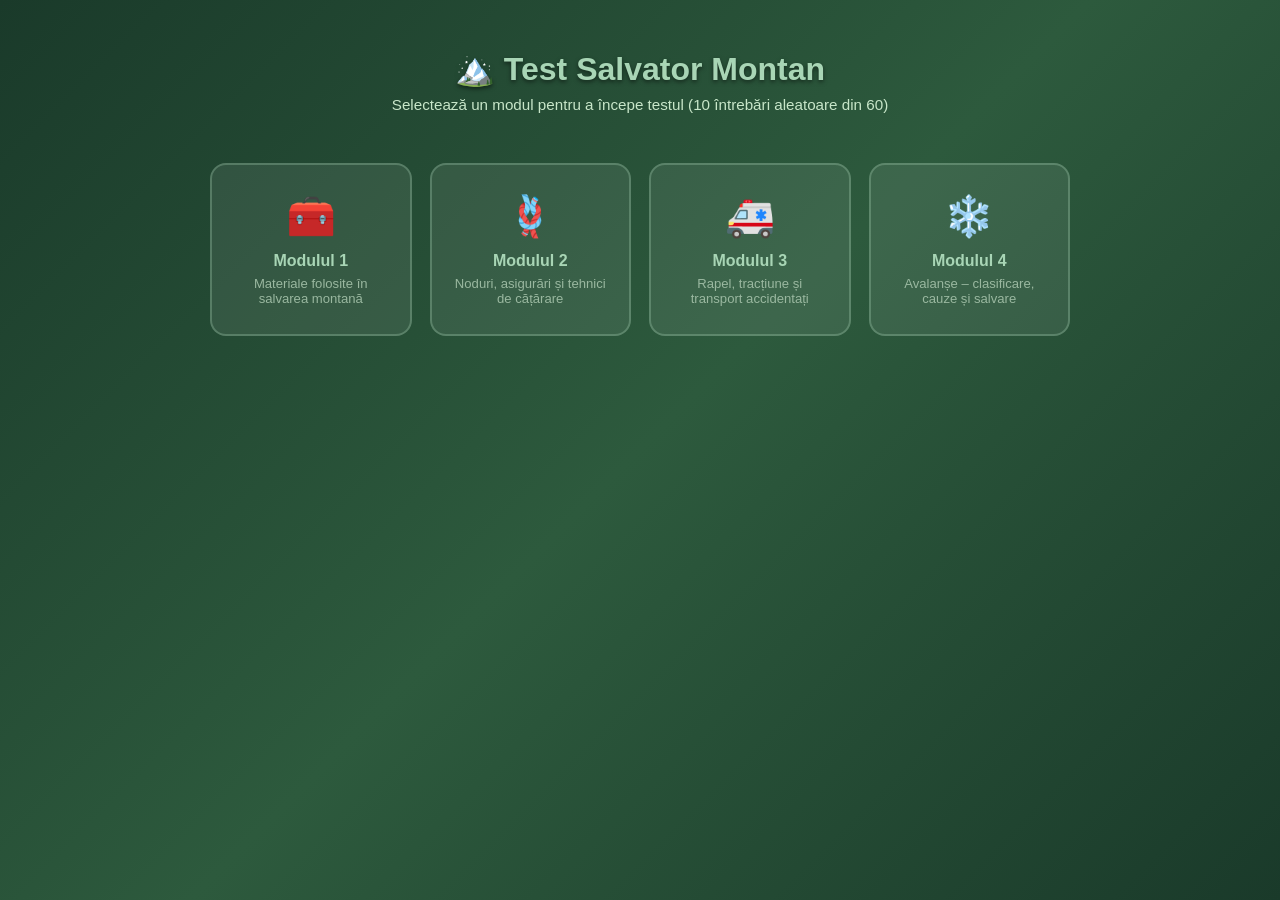
<file: v1.html>
<!DOCTYPE html>
<html lang="ro">
<head>
  <meta charset="UTF-8" />
  <meta name="viewport" content="width=device-width, initial-scale=1.0"/>
  <title>Test Salvator Montan</title>
  <style>
    * { box-sizing: border-box; margin: 0; padding: 0; }

    body {
      font-family: 'Segoe UI', Tahoma, Geneva, Verdana, sans-serif;
      background: linear-gradient(135deg, #1a3a2a 0%, #2d5a3d 50%, #1a3a2a 100%);
      min-height: 100vh;
      color: #f0f0f0;
    }

    .container {
      max-width: 900px;
      margin: 0 auto;
      padding: 20px;
    }

    /* ===== HEADER ===== */
    .header {
      text-align: center;
      padding: 30px 0 20px;
    }
    .header h1 {
      font-size: 2rem;
      color: #a8d5b5;
      text-shadow: 0 2px 4px rgba(0,0,0,0.5);
      margin-bottom: 8px;
    }
    .header p {
      color: #c8e6c9;
      font-size: 0.95rem;
    }

    /* ===== MODULE SELECTION ===== */
    #module-screen {
      display: block;
    }
    .module-grid {
      display: grid;
      grid-template-columns: repeat(auto-fit, minmax(200px, 1fr));
      gap: 18px;
      margin-top: 30px;
    }
    .module-card {
      background: rgba(255,255,255,0.08);
      border: 2px solid rgba(168,213,181,0.3);
      border-radius: 16px;
      padding: 28px 20px;
      text-align: center;
      cursor: pointer;
      transition: all 0.3s ease;
    }
    .module-card:hover {
      background: rgba(168,213,181,0.15);
      border-color: #a8d5b5;
      transform: translateY(-4px);
      box-shadow: 0 8px 24px rgba(0,0,0,0.3);
    }
    .module-card .icon { font-size: 2.5rem; margin-bottom: 12px; }
    .module-card h3 { color: #a8d5b5; font-size: 1rem; margin-bottom: 6px; }
    .module-card p { color: #9ab8a0; font-size: 0.82rem; }

    /* ===== QUIZ SCREEN ===== */
    #quiz-screen { display: none; }

    .quiz-header {
      display: flex;
      justify-content: space-between;
      align-items: center;
      margin-bottom: 20px;
      flex-wrap: wrap;
      gap: 10px;
    }
    .quiz-title { color: #a8d5b5; font-size: 1.1rem; font-weight: 600; }
    .quiz-progress { color: #c8e6c9; font-size: 0.9rem; }

    .progress-bar-wrap {
      background: rgba(255,255,255,0.1);
      border-radius: 10px;
      height: 8px;
      margin-bottom: 24px;
      overflow: hidden;
    }
    .progress-bar {
      height: 100%;
      background: linear-gradient(90deg, #4caf50, #a8d5b5);
      border-radius: 10px;
      transition: width 0.4s ease;
    }

    .question-card {
      background: rgba(255,255,255,0.07);
      border: 1px solid rgba(168,213,181,0.2);
      border-radius: 16px;
      padding: 28px;
      margin-bottom: 20px;
    }
    .question-text {
      font-size: 1.05rem;
      line-height: 1.6;
      color: #e8f5e9;
      margin-bottom: 22px;
    }

    .options-list { list-style: none; display: flex; flex-direction: column; gap: 12px; }
    .option-item {
      background: rgba(255,255,255,0.06);
      border: 2px solid rgba(168,213,181,0.2);
      border-radius: 10px;
      padding: 14px 18px;
      cursor: pointer;
      transition: all 0.25s ease;
      display: flex;
      align-items: center;
      gap: 12px;
    }
    .option-item:hover:not(.disabled) {
      background: rgba(168,213,181,0.12);
      border-color: #a8d5b5;
    }
    .option-item.correct {
      background: rgba(76,175,80,0.25);
      border-color: #4caf50;
      color: #c8e6c9;
    }
    .option-item.wrong {
      background: rgba(244,67,54,0.2);
      border-color: #f44336;
      color: #ffcdd2;
    }
    .option-item.disabled { cursor: default; }
    .option-letter {
      width: 28px; height: 28px;
      border-radius: 50%;
      background: rgba(168,213,181,0.2);
      display: flex; align-items: center; justify-content: center;
      font-weight: 700; font-size: 0.85rem; flex-shrink: 0;
      color: #a8d5b5;
    }
    .option-item.correct .option-letter { background: #4caf50; color: #fff; }
    .option-item.wrong .option-letter { background: #f44336; color: #fff; }

    .feedback-box {
      margin-top: 16px;
      padding: 14px 18px;
      border-radius: 10px;
      font-size: 0.92rem;
      line-height: 1.5;
      display: none;
    }
    .feedback-box.correct { background: rgba(76,175,80,0.15); border: 1px solid #4caf50; color: #c8e6c9; }
    .feedback-box.wrong { background: rgba(244,67,54,0.12); border: 1px solid #f44336; color: #ffcdd2; }

    .btn {
      display: inline-block;
      padding: 12px 28px;
      border: none;
      border-radius: 10px;
      font-size: 0.95rem;
      font-weight: 600;
      cursor: pointer;
      transition: all 0.25s ease;
    }
    .btn-primary {
      background: linear-gradient(135deg, #4caf50, #388e3c);
      color: #fff;
    }
    .btn-primary:hover { transform: translateY(-2px); box-shadow: 0 6px 16px rgba(76,175,80,0.4); }
    .btn-secondary {
      background: rgba(255,255,255,0.1);
      color: #a8d5b5;
      border: 1px solid rgba(168,213,181,0.3);
    }
    .btn-secondary:hover { background: rgba(168,213,181,0.15); }

    .nav-row {
      display: flex;
      justify-content: space-between;
      align-items: center;
      margin-top: 20px;
      flex-wrap: wrap;
      gap: 10px;
    }

    /* ===== RESULT SCREEN ===== */
    #result-screen { display: none; }
    .result-card {
      background: rgba(255,255,255,0.07);
      border: 1px solid rgba(168,213,181,0.2);
      border-radius: 20px;
      padding: 40px 30px;
      text-align: center;
      margin-top: 20px;
    }
    .score-circle {
      width: 130px; height: 130px;
      border-radius: 50%;
      margin: 0 auto 24px;
      display: flex; flex-direction: column;
      align-items: center; justify-content: center;
      font-size: 2.2rem; font-weight: 700;
      border: 6px solid;
    }
    .score-circle.pass { border-color: #4caf50; color: #4caf50; background: rgba(76,175,80,0.1); }
    .score-circle.fail { border-color: #f44336; color: #f44336; background: rgba(244,67,54,0.1); }
    .score-circle span { font-size: 0.75rem; font-weight: 400; color: #9ab8a0; }
    .result-title { font-size: 1.5rem; color: #a8d5b5; margin-bottom: 10px; }
    .result-subtitle { color: #9ab8a0; margin-bottom: 30px; }

    .review-list { text-align: left; margin-top: 30px; }
    .review-item {
      background: rgba(255,255,255,0.05);
      border-radius: 10px;
      padding: 16px;
      margin-bottom: 12px;
      border-left: 4px solid;
    }
    .review-item.correct { border-color: #4caf50; }
    .review-item.wrong { border-color: #f44336; }
    .review-item .rq { font-size: 0.9rem; color: #c8e6c9; margin-bottom: 6px; }
    .review-item .ra { font-size: 0.85rem; }
    .review-item .ra.ok { color: #a5d6a7; }
    .review-item .ra.bad { color: #ef9a9a; }
    .review-item .rc { font-size: 0.85rem; color: #a5d6a7; }

    .result-actions { display: flex; gap: 12px; justify-content: center; flex-wrap: wrap; margin-top: 24px; }

    @media (max-width: 600px) {
      .header h1 { font-size: 1.5rem; }
      .question-card { padding: 18px; }
    }
  </style>
</head>
<body>
<div class="container">

  <!-- HEADER -->
  <div class="header">
    <h1>🏔️ Test Salvator Montan</h1>
    <p>Selectează un modul pentru a începe testul (10 întrebări aleatoare din 60)</p>
  </div>

  <!-- ===== MODULE SCREEN ===== -->
  <div id="module-screen">
    <div class="module-grid">
      <div class="module-card" onclick="startQuiz(0)">
        <div class="icon">🧰</div>
        <h3>Modulul 1</h3>
        <p>Materiale folosite în salvarea montană</p>
      </div>
      <div class="module-card" onclick="startQuiz(1)">
        <div class="icon">🪢</div>
        <h3>Modulul 2</h3>
        <p>Noduri, asigurări și tehnici de cățărare</p>
      </div>
      <div class="module-card" onclick="startQuiz(2)">
        <div class="icon">🚑</div>
        <h3>Modulul 3</h3>
        <p>Rapel, tracțiune și transport accidentați</p>
      </div>
      <div class="module-card" onclick="startQuiz(3)">
        <div class="icon">❄️</div>
        <h3>Modulul 4</h3>
        <p>Avalanșe – clasificare, cauze și salvare</p>
      </div>
    </div>
  </div>

  <!-- ===== QUIZ SCREEN ===== -->
  <div id="quiz-screen">
    <div class="quiz-header">
      <div class="quiz-title" id="quiz-module-title"></div>
      <div class="quiz-progress" id="quiz-progress-text"></div>
    </div>
    <div class="progress-bar-wrap">
      <div class="progress-bar" id="progress-bar"></div>
    </div>
    <div class="question-card">
      <div class="question-text" id="question-text"></div>
      <ul class="options-list" id="options-list"></ul>
      <div class="feedback-box" id="feedback-box"></div>
    </div>
    <div class="nav-row">
      <button class="btn btn-secondary" onclick="goHome()">← Înapoi la module</button>
      <button class="btn btn-primary" id="next-btn" onclick="nextQuestion()" style="display:none">Următoarea →</button>
    </div>
  </div>

  <!-- ===== RESULT SCREEN ===== -->
  <div id="result-screen">
    <div class="result-card">
      <div class="score-circle" id="score-circle">
        <span id="score-num"></span>
        <span>din 10</span>
      </div>
      <div class="result-title" id="result-title"></div>
      <div class="result-subtitle" id="result-subtitle"></div>
      <div class="result-actions">
        <button class="btn btn-primary" onclick="retakeQuiz()">🔄 Reia testul</button>
        <button class="btn btn-secondary" onclick="goHome()">🏠 Alege alt modul</button>
      </div>
      <div class="review-list" id="review-list"></div>
    </div>
  </div>

</div>

<script>
// =====================================================================
// BAZA DE DATE – 60 întrebări × 4 module
// =====================================================================

const modules = [

  // ─────────────────────────────────────────────────────────────────
  // MODULUL 1 – Materiale folosite în salvarea montană (60 întrebări)
  // ─────────────────────────────────────────────────────────────────
  {
    title: "Modulul 1 – Materiale folosite în salvarea montană",
    questions: [
      // 1-10: Corzi
      { q: "Care este rezistența corzii dinamice folosite în salvarea montană (Ø11mm)?", a: "23,6 KN", opts: ["29,2 KN","38 KN","50 KN"], exp: "Coarda dinamică are rezistența de 23,6 KN, conform listei de materiale CISA-IKAR." },
      { q: "Care este rezistența corzii statice folosite în salvarea montană (Ø11mm)?", a: "29,2 KN", opts: ["23,6 KN","38 KN","20 KN"], exp: "Coarda statică are rezistența de 29,2 KN." },
      { q: "Ce lungime au corzile (dinamică și statică) din dotarea echipei de salvare montană?", a: "80 ml", opts: ["50 ml","100 ml","60 ml"], exp: "Ambele corzi au câte 80 ml lungime conform listei standard." },
      { q: "Ce tip de coardă se folosește preferențial pentru balustrade în salvarea montană?", a: "Coarda statică", opts: ["Coarda dinamică","Semicoarda dinamică","Coarda de polipropilenă"], exp: "Balustradele se realizează preferențial cu coardă statică." },
      { q: "Ce diametru minim trebuie să aibă coarda pentru tehnica de coborâre (lansare)?", a: "10,5 mm", opts: ["8 mm","9 mm","12 mm"], exp: "Procedeul de coborâre se execută pe corzi cu diametrul de minim 10,5 mm." },
      { q: "Ce rezistență minimă trebuie să aibă coarda pentru tehnica de coborâre (lansare)?", a: "Peste 20 KN", opts: ["Peste 10 KN","Peste 15 KN","Peste 30 KN"], exp: "Coarda trebuie să aibă rezistența de peste 20 KN pentru lansare." },
      { q: "Câte corzi dinamice are în dotare o echipă standard de 6 salvatori montani (sezon vară)?", a: "1 (80 ml)", opts: ["2 (câte 40 ml)","3 (câte 30 ml)","Niciuna"], exp: "Lista standard prevede o singură coardă dinamică de 80 ml." },
      { q: "Ce tip de coardă se folosește pentru rapel în salvarea montană?", a: "Ambele tipuri (statică sau dinamică)", opts: ["Doar coarda statică","Doar coarda dinamică","Coarda de polipropilenă"], exp: "Rapelul se poate executa pe ambele tipuri de coardă." },
      { q: "Câte corzi statice are în dotare o echipă standard de 6 salvatori montani (sezon vară)?", a: "1 (80 ml)", opts: ["2","3","Niciuna"], exp: "Lista standard prevede o singură coardă statică de 80 ml." },
      { q: "Ce proprietate importantă trebuie să aibă coarda dinamică față de cea statică?", a: "Este elastică (absoarbe șocul)", opts: ["Este mai rezistentă","Este mai ușoară","Este impermeabilă"], exp: "Coarda dinamică este extensibilă și absoarbe energia unui șoc la cădere." },

      // 11-20: Carabiniere & Role
      { q: "Care este rezistența carabinierei cu siguranță din dotarea echipei de salvare?", a: "38 KN", opts: ["20 KN","50 KN","25 KN"], exp: "Carabinierele cu siguranță au rezistența de 38 KN." },
      { q: "Câte carabiniere cu siguranță are în dotare o echipă standard de salvare montană (vară)?", a: "10 buc", opts: ["6 buc","20 buc","4 buc"], exp: "Lista standard prevede 10 carabiniere cu siguranță." },
      { q: "Câte carabiniere expres are în dotare o echipă standard de salvare montană (vară)?", a: "20 buc", opts: ["10 buc","6 buc","30 buc"], exp: "Lista standard prevede 20 carabiniere expres." },
      { q: "Care este rezistența rolei simple din dotarea echipei de salvare montană?", a: "30 KN", opts: ["20 KN","50 KN","38 KN"], exp: "Rolele simple au rezistența de 30 KN." },
      { q: "Care este rezistența rolei duble din dotarea echipei de salvare montană?", a: "50 KN", opts: ["30 KN","38 KN","20 KN"], exp: "Rolele duble au rezistența de 50 KN." },
      { q: "Câte role simple are în dotare o echipă standard de salvare montană (vară)?", a: "4 buc", opts: ["2 buc","6 buc","8 buc"], exp: "Lista standard prevede 4 role simple." },
      { q: "Câte role duble are în dotare o echipă standard de salvare montană (vară)?", a: "2 buc", opts: ["4 buc","1 buc","6 buc"], exp: "Lista standard prevede 2 role duble." },
      { q: "La ce se folosesc rolele în salvarea montană?", a: "La funiculare și sisteme de tracțiune", opts: ["Doar la rapel","Doar la asigurare","La comunicații"], exp: "Rolele sunt folosite în sistemele de funicular și tracțiune." },
      { q: "Ce tip de carabinieră nu necesită deschiderea manuală a siguranței?", a: "Carabiniera expres", opts: ["Carabiniera cu siguranță","Carabiniera din oțel","Carabiniera de aluminiu"], exp: "Carabinierele expres nu au siguranță și permit conectare rapidă." },
      { q: "Din ce materiale sunt confecționate carabinierele de salvare montană?", a: "Aluminiu sau oțel", opts: ["Doar aluminiu","Doar oțel","Titan sau plastic"], exp: "Carabinierele sunt din aluminiu cu siguranță sau din oțel cu siguranță." },

      // 21-30: Pitoaie & Scărițe
      { q: "Câte pitoaie (diferite) are în dotare o echipă standard de salvare montană (vară)?", a: "14 buc", opts: ["10 buc","20 buc","6 buc"], exp: "Lista standard prevede 14 pitoaie diferite." },
      { q: "Câte scărițe are în dotare o echipă standard de salvare montană (vară)?", a: "8 buc", opts: ["4 buc","6 buc","10 buc"], exp: "Lista standard prevede 8 scărițe." },
      { q: "Care este lungimea scărițelor din dotarea echipei de salvare montană?", a: "120-150 cm", opts: ["80-100 cm","60-80 cm","200 cm"], exp: "Scărițele au lungimea de 120-150 cm." },
      { q: "Unde se folosesc pitoanele de expansiune?", a: "Acolo unde nu există fisuri, cu bormașina", opts: ["Doar în fisuri largi","Doar pe gheață","Doar pe zăpadă"], exp: "Pitoanele de expansiune se fixează cu bormașina acolo unde nu există fisuri." },
      { q: "Unde se folosesc nucile în salvarea montană?", a: "În fisuri mai largi unde nu se pot fixa alte pitoaie", opts: ["Pe suprafețe plane","Pe gheață","Pe zăpadă"], exp: "Nucile se folosesc în fisuri mai largi în care nu se pot fixa alte pitoaie." },
      { q: "Ce sunt tendoarele în salvarea montană?", a: "Dispozitive de fixare reglabile pentru fisuri cu deschidere mai mare", opts: ["Tipuri de carabiniere","Tipuri de blocatoare","Tipuri de corzi"], exp: "Tendoarele sunt dispozitive de fixare reglabile pentru fisuri cu deschidere mai mare." },
      { q: "Cum se fixează pitoanele de gheață?", a: "Prin răsucire (formă de tirbuşon)", opts: ["Prin batere cu ciocanul","Cu bormașina","Cu adeziv special"], exp: "Pitoanele de gheață au formă de tirbuşon și se fixează prin răsucire." },
      { q: "Câte ciocane are în dotare o echipă standard de salvare montană (vară)?", a: "2 buc", opts: ["1 buc","4 buc","6 buc"], exp: "Lista standard prevede 2 ciocane." },
      { q: "La ce se folosește ciocanul în salvarea montană?", a: "La fixarea sau extragerea pitoaielor", opts: ["La tăierea corzilor","La comunicații","La transport accidentați"], exp: "Ciocanul este folosit la fixarea sau extragerea pitoaielor." },
      { q: "Cu ce lungime de cordelină se leagă ciocanul de salvatorul montan?", a: "1,5 m", opts: ["0,5 m","2 m","3 m"], exp: "Ciocanul se leagă de salvatorul montan cu o cordelină de 1,5 m." },

      // 31-40: Echipament personal & transport
      { q: "Câte veste complete are în dotare o echipă standard de 6 salvatori montani?", a: "6 buc", opts: ["3 buc","4 buc","8 buc"], exp: "Fiecare salvator are propria vestă completă, deci 6 buc." },
      { q: "Care este rezistența vestei complete din dotarea salvatorilor montani?", a: "10-16 KN", opts: ["5-8 KN","20-25 KN","38 KN"], exp: "Vesta completă are rezistența de 10-16 KN." },
      { q: "Ce tip de targă universală se folosește în salvarea montană?", a: "Targă universală cu roată (UT 2000, Alpină, Tiromont, Mariner)", opts: ["Targă rigidă fără roată","Targă improvizată din lemn","Saltea gonflabilă"], exp: "Se folosesc tărgi universale cu roată de tip UT 2000, Alpină, Tiromont, Mariner." },
      { q: "Ce tip de ham de transport se folosește în salvarea montană?", a: "Ham tip GRAMINGHER", opts: ["Ham tip alpinist","Ham tip pompier","Ham improvizat"], exp: "Hamul de transport folosit este de tip GRAMINGHER." },
      { q: "Câte blocatoare are în dotare o echipă standard de salvare montană (vară)?", a: "2 buc", opts: ["4 buc","6 buc","1 buc"], exp: "Lista standard prevede 2 blocatoare." },
      { q: "Câte coborâtoare opt are în dotare o echipă standard de salvare montană (vară)?", a: "6 buc", opts: ["2 buc","4 buc","8 buc"], exp: "Lista standard prevede 6 coborâtoare opt (câte unul per salvator)." },
      { q: "Câte bucle diferite are în dotare o echipă standard de salvare montană (vară)?", a: "6 buc", opts: ["4 buc","10 buc","2 buc"], exp: "Lista standard prevede 6 bucle diferite." },
      { q: "Ce putere are bormașina portabilă din dotarea echipei de salvare montană?", a: "24 W – 4 amperi", opts: ["50 W – 8 amperi","12 W – 2 amperi","100 W – 10 amperi"], exp: "Bormașina portabilă are 24 W și 4 amperi." },
      { q: "Câte RTP-uri (radio) are în dotare o echipă standard de salvare montană?", a: "6 buc", opts: ["2 buc","4 buc","8 buc"], exp: "Lista standard prevede 6 RTP-uri." },
      { q: "Pe ce frecvență funcționează RTP-urile echipei de salvare montană?", a: "160 MHz / 149,20 MHz", opts: ["457 KHz","2275 Hz","900 MHz"], exp: "RTP-urile funcționează pe frecvența 160 MHz / 149,20 MHz." },

      // 41-50: Echipament iarnă & avalanșă
      { q: "Ce aparat electronic de detectare a victimelor din avalanșă este în dotarea salvatorilor montani?", a: "PIEPS 457", opts: ["GPS montan","Detector de metale","Sonar subacvatic"], exp: "PIEPS 457 este aparatul electronic de detectare a victimelor din avalanșă." },
      { q: "Pe ce frecvență funcționează PIEPS 457?", a: "457 KHz", opts: ["160 MHz","2275 Hz","900 MHz"], exp: "PIEPS 457 funcționează pe frecvența internațională de 457 KHz." },
      { q: "Din câte segmente este compusă sonda de avalanșă și ce lungime totală realizează?", a: "Mai multe segmente – 3 m total", opts: ["2 segmente – 1,5 m","5 segmente – 5 m","1 segment – 2 m"], exp: "Sonda de avalanșă este compusă din mai multe segmente care realizează 3 m lungime." },
      { q: "Câte lopete de avalanșă are în dotare o echipă standard de salvare montană (iarnă)?", a: "6 buc", opts: ["2 buc","4 buc","1 buc"], exp: "Lista de iarnă prevede 6 lopete de avalanșă." },
      { q: "Câte sonde de avalanșă are în dotare o echipă standard de salvare montană (iarnă)?", a: "6 buc (3 ml fiecare)", opts: ["2 buc","4 buc","1 buc"], exp: "Lista de iarnă prevede 6 sonde de avalanșă de câte 3 ml." },
      { q: "Ce materiale suplimentare are echipa de salvare montană în sezonul de iarnă față de vară?", a: "Aparatură de căutare în avalanșă (PIEPS, sondă, lopată, trusă)", opts: ["Doar schiuri","Doar coltari","Doar piolete"], exp: "Sezonul de iarnă adaugă categoria 'Aparatură de căutare în avalanșă'." },
      { q: "Ce pot forma betele telescopice de avalanșă?", a: "O sondă de avalanșă de 3 m", opts: ["Un funicular","O balustradă","Un sistem de tracțiune"], exp: "Dintr-o pereche de bete telescopice se poate realiza o sondă de avalanșă de 3 m." },
      { q: "Câte lanterne frontale are în dotare o echipă standard de salvare montană?", a: "6 buc", opts: ["2 buc","4 buc","1 buc"], exp: "Lista standard prevede 6 lanterne frontale cu baterii alcaline." },
      { q: "Câte pistoale de rachete are în dotare o echipă standard de salvare montană?", a: "2 buc", opts: ["1 buc","4 buc","6 buc"], exp: "Lista standard prevede 2 pistoale de rachete." },
      { q: "Ce putere au proiectoarele portabile din dotarea echipei de salvare montană?", a: "20 W (halogen)", opts: ["50 W","100 W","10 W"], exp: "Proiectoarele portabile sunt de 20 W halogen." },

      // 51-60: Materiale auxiliare & tărgi
      { q: "Care sunt cele 3 tipuri de blocatoare din salvarea montană?", a: "Cu mâner, fără mâner, Grigri", opts: ["Prusik, Grigri, Opt","Cabestan, Prusik, Grigri","Opt, Prusik, Cabestan"], exp: "Blocatoarele se împart în: cu mâner, fără mâner și Grigri." },
      { q: "Pe câte fire de coardă funcționează blocatorul cu mâner?", a: "Doar pe un fir de coardă", opts: ["Pe două fire","Pe trei fire","Pe orice număr de fire"], exp: "Blocatorul cu mâner funcționează doar pe un fir de coardă." },
      { q: "Pe câte fire de coardă poate funcționa blocatorul fără mâner?", a: "Pe un fir sau pe două fire de coardă", opts: ["Doar pe un fir","Doar pe două fire","Pe trei fire"], exp: "Blocatorul fără mâner poate funcționa pe un fir sau pe două fire de coardă." },
      { q: "Care sunt principalele utilizări ale optului de coborâre?", a: "Coborârea în rapel și asigurarea coechipierilor", opts: ["Doar rapelul","Doar asigurarea","Doar tracțiunea"], exp: "Optul de coborâre se folosește la rapel și la asigurarea în deplasare a coechipierilor." },
      { q: "Ce este targa AKJA?", a: "Un tip de targă de transport al accidentaților", opts: ["Un tip de blocator","Un tip de carabinieră","Un tip de coardă"], exp: "AKJA este un tip de targă pentru transportul accidentaților." },
      { q: "Ce este sacul de transport GRAMINGHER?", a: "Un ham/sac de transport al accidentaților", opts: ["Un tip de targă rigidă","Un tip de blocator","Un tip de coardă"], exp: "GRAMINGHER este un ham/sac de transport al accidentaților." },
      { q: "Ce este saltea cu vacuum în salvarea montană?", a: "Un dispozitiv de imobilizare și transport al accidentaților", opts: ["Un tip de cort","Un tip de sac de dormit","Un tip de targă rigidă"], exp: "Saltea cu vacuum este un dispozitiv de imobilizare și transport al accidentaților." },
      { q: "Ce este Stibt-ul în salvarea montană?", a: "Un dispozitiv de frânare/asigurare", opts: ["Un tip de carabinieră","Un tip de piton","Un tip de coardă"], exp: "Stibt-ul este un dispozitiv de frânare și asigurare." },
      { q: "Ce este troliul în salvarea montană?", a: "Un dispozitiv mecanic de tracțiune", opts: ["Un tip de targă","Un tip de blocator","Un tip de coardă"], exp: "Troliul este un dispozitiv mecanic de tracțiune folosit în salvarea montană." },
      { q: "Pentru câți salvatori montani este realizată lista standard de materiale de salvare montană?", a: "6 salvatori", opts: ["4 salvatori","8 salvatori","10 salvatori"], exp: "Lista standard de materiale este realizată pentru o echipă de 6 salvatori montani." },
    ]
  },

  // ─────────────────────────────────────────────────────────────────
  // MODULUL 2 – Noduri, asigurări și tehnici de cățărare (60 întrebări)
  // ─────────────────────────────────────────────────────────────────
  {
    title: "Modulul 2 – Noduri, asigurări și tehnici de cățărare",
    questions: [
      // 1-10: Noduri generale
      { q: "Care nod este supranumit 'regele nodurilor' în salvarea montană?", a: "Nodul în opt", opts: ["Nodul Prusik","Nodul Bulin","Nodul cabestan"], exp: "Nodul în opt este supranumit pe drept 'regele nodurilor'." },
      { q: "Ce condiții trebuie să îndeplinească orice nod folosit în salvarea montană?", a: "Să fie elastic, să nu se deformeze la tracțiune, să nu se desfacă sub sarcină, să nu alunece", opts: ["Să fie ușor de dezlegat","Să fie colorat","Să fie din material sintetic"], exp: "Un nod trebuie să fie elastic, să nu se deformeze, să nu se desfacă sub sarcină și să nu alunece." },
      { q: "Când se consideră că un nod este însușit foarte bine?", a: "Când poate fi realizat în orice poziție, în orice condiții, chiar și cu o singură mână", opts: ["Când poate fi realizat în 5 minute","Când poate fi realizat cu ambele mâini","Când poate fi realizat doar ziua"], exp: "Un nod este bine însușit când poate fi realizat în orice condiții, chiar și pe întuneric, cu o singură mână." },
      { q: "În câte categorii se clasifică nodurile folosite în operațiunile de salvare?", a: "4 categorii", opts: ["2 categorii","3 categorii","5 categorii"], exp: "Nodurile se clasifică în 4 categorii: de legare în coardă, de asigurare, de înnădire și de amarare." },
      { q: "Care sunt cele 4 categorii de noduri folosite în salvarea montană?", a: "De legare în coardă, de asigurare/autoasigurare, de legare a două corzi, de amarare/ancorare", opts: ["Prusik, Bulin, Opt, Cabestan","Simple, Duble, Triple, Speciale","Statice, Dinamice, Mixte, Speciale"], exp: "Cele 4 categorii sunt: de legare în coardă, de asigurare, de înnădire și de amarare." },
      { q: "Ce nod de asigurare/autoasigurare are dezavantajul că nu poate fi făcut decât cu ambele mâini?", a: "Nodul opt dublu", opts: ["Nodul opt simplu","Nodul Prusik","Nodul cabestan"], exp: "Nodul opt dublu este sigur dar nu poate fi realizat decât cu ambele mâini." },
      { q: "Ce dezavantaj are nodul opt simplu sub sarcină mare?", a: "Se strânge și desfacerea lui este anevoioasă", opts: ["Se desfacere singur","Alunecă pe coardă","Nu rezistă la tracțiune"], exp: "Nodul opt simplu sub sarcină mare se strânge și este greu de desfăcut." },
      { q: "Ce nod de urcare pe coardă se folosește în salvarea montană?", a: "Nodul Prusik", opts: ["Nodul Bulin","Nodul pescăresc","Nodul pătrat"], exp: "Nodul Prusik este nodul de urcare pe coardă folosit în salvarea montană." },
      { q: "Ce nod este folosit la asigurarea dinamică în salvarea montană?", a: "Nodul semicabestan", opts: ["Nodul Prusik","Nodul Bulin","Nodul pătrat"], exp: "Nodul semicabestan se folosește la asigurarea dinamică." },
      { q: "Ce nod se folosește la înnădirea a două corzi sub tensiune?", a: "Nodul pentru legarea a două corzi sub tensiune", opts: ["Nodul Bulin","Nodul pătrat","Nodul pescăresc simplu"], exp: "Există un nod specific pentru legarea a două corzi sub tensiune." },

      // 11-20: Noduri specifice
      { q: "Ce nod se folosește la autoasigurarea salvatorilor în regrupare?", a: "Nodul cabestan sau nodul opt simplu/dublu", opts: ["Nodul Prusik","Nodul Bulin","Nodul pescăresc"], exp: "Autoasigurarea în regrupare se face cu nodul cabestan sau nodul opt." },
      { q: "Ce nod se folosește la punctul de asigurare A al funicular (corzi fixe)?", a: "Nodul opt simplu", opts: ["Nodul semicabestan","Nodul Prusik","Nodul Bulin"], exp: "La punctul A se folosește nodul opt simplu pentru ancorarea corzilor fixe." },
      { q: "Ce nod se folosește la punctul B al funicular (asigurarea tărgii)?", a: "Nodul semicabestan", opts: ["Nodul opt simplu","Nodul Prusik","Nodul Bulin"], exp: "La punctul B se folosește nodul semicabestan pentru asigurarea tărgii." },
      { q: "Ce nod se folosește la punctul C al funicular (ancorarea corzilor fixe)?", a: "Nodul de blocare", opts: ["Nodul opt simplu","Nodul semicabestan","Nodul Prusik"], exp: "La punctul C se folosește nodul de blocare pentru ancorarea corzilor fixe." },
      { q: "Ce nod dublu pescăresc se folosește în salvarea montană?", a: "La înnădirea a două corzi", opts: ["La autoasigurare","La urcare pe coardă","La amarare"], exp: "Nodul dublu pescăresc se folosește la înnădirea (legarea) a două corzi." },
      { q: "Ce este nodul Prusik cu carabinieră?", a: "O variantă a nodului Prusik care folosește o carabinieră", opts: ["Un tip de blocator mecanic","Un tip de nod de amarare","Un tip de nod de legare în coardă"], exp: "Nodul Prusik cu carabinieră este o variantă a nodului Prusik standard." },
      { q: "Ce este 'Nodul L' în salvarea montană?", a: "Nodul de blocare pe coardă", opts: ["Nodul de legare în coardă","Nodul de amarare","Nodul de înnădire"], exp: "'Nodul L' este nodul de blocare pe coardă, folosit la urcare." },
      { q: "Ce nod se folosește la asigurarea statică cu ajutorul optului de coborâre?", a: "Nodul opt de coborâre", opts: ["Nodul semicabestan","Nodul Prusik","Nodul Bulin"], exp: "Asigurarea statică se poate face cu ajutorul nodului opt de coborâre." },
      { q: "Ce nod se folosește la asigurarea statică cu ajutorul grigri-ului?", a: "Grigri-ul (dispozitiv autoblocant)", opts: ["Nodul semicabestan","Nodul Prusik","Nodul opt"], exp: "Grigri-ul este un dispozitiv autoblocant folosit la asigurarea statică." },
      { q: "Ce nod de scaun se folosește în salvarea montană?", a: "La amarare/ancorare", opts: ["La legare în coardă","La asigurare dinamică","La urcare pe coardă"], exp: "Nodul de scaun se folosește la amarare/ancorare." },

      // 21-30: Amaraje & asigurări
      { q: "Care este cea mai importantă operațiune tehnică în salvarea montană?", a: "Amenajarea punctului de amaraj", opts: ["Rapelul","Cățărarea artificială","Transportul accidentaților"], exp: "Amenajarea punctului de amaraj este cea mai importantă operațiune tehnică în salvarea montană." },
      { q: "Ce forțe pot acționa în punctul de amaraj în salvarea montană?", a: "Până la 2000-2500 kgF", opts: ["Până la 500 kgF","Până la 1000 kgF","Până la 5000 kgF"], exp: "Forțele în punctul de amaraj pot ajunge până la 2000-2500 kgF." },
      { q: "Câte puncte fixe se recomandă minimum pentru un amaraj sigur?", a: "Cel puțin 2 puncte fixe", opts: ["1 punct fix","3 puncte fixe","4 puncte fixe"], exp: "Se recomandă amenajarea amarajului în cel puțin 2 puncte fixe." },
      { q: "Ce se folosește la amarajul în 2 puncte în salvarea montană?", a: "Buclă de chingă", opts: ["Coardă dinamică","Piton de expansiune","Blocator"], exp: "Amarajul în 2 puncte se realizează folosind o buclă de chingă." },
      { q: "Ce materiale se folosesc la amarajul în 3 puncte fixe (faza 1)?", a: "Nuc (a), piton (b), buclă (c)", opts: ["3 pitoaie de expansiune","3 nuci","3 tendoare"], exp: "Amarajul în 3 puncte folosește: nuc, piton și buclă." },
      { q: "Unde se realizează autoasigurarea echipei în regrupare?", a: "În punctul de amaraj", opts: ["Unul de celălalt","La baza peretelui","La vârful peretelui"], exp: "Autoasigurarea se face în punctul de amaraj, nu unul de celălalt." },
      { q: "Ce lungime și diametru are bucla de coardă pentru autoasigurare?", a: "Diametru 8 mm, lungime 1-1,5 m", opts: ["Diametru 10 mm, lungime 2 m","Diametru 6 mm, lungime 0,5 m","Diametru 11 mm, lungime 3 m"], exp: "Bucla de autoasigurare are diametrul de 8 mm și lungimea de 1-1,5 m." },
      { q: "Ce tip de asigurare se realizează la baza unui perete sau în regrupare?", a: "Asigurarea statică", opts: ["Asigurarea dinamică","Autoasigurarea","Asigurarea cu balustradă"], exp: "Asigurarea statică se realizează la baza unui perete sau în regrupare." },
      { q: "Cum se realizează asigurarea cu balustradă?", a: "O coardă statică fixată între două puncte de ancoraj, cu puncte intermediare", opts: ["O coardă dinamică legată de un singur punct","O buclă de chingă","Un sistem de role"], exp: "Balustrada este o coardă statică fixată între două puncte de ancoraj cu puncte intermediare." },
      { q: "Cum se ancorează salvatorul pe balustradă?", a: "Prin nodul Prusik sau blocator", opts: ["Prin carabinieră directă","Prin nodul opt","Prin nodul Bulin"], exp: "Salvatorul se ancorează pe balustradă prin nodul Prusik sau blocator." },

      // 31-40: Tehnici de cățărare
      { q: "Ce este cățărarea liberă în salvarea montană?", a: "Cățărarea naturală cu utilizarea prizelor naturale", opts: ["Cățărarea cu ajutorul scărițelor","Cățărarea cu ajutorul pitoaielor","Cățărarea cu ajutorul blocatoarelor"], exp: "Cățărarea liberă (naturală) folosește prizele naturale fără ajutorul materialelor artificiale." },
      { q: "Care sunt tipurile de prize folosite în cățărarea liberă?", a: "De tracțiune, de imprimare, de aderență, de sprijin, chei", opts: ["Statice și dinamice","Naturale și artificiale","Superioare și inferioare"], exp: "Prizele în cățărarea liberă sunt: de tracțiune, de imprimare, de aderență, de sprijin și chei." },
      { q: "Ce este cățărarea artificială în salvarea montană?", a: "Cățărarea cu ajutorul materialelor artificiale (scărițe, pitoaie)", opts: ["Cățărarea pe perete artificial","Cățărarea cu ajutorul elicopterului","Cățărarea pe zăpadă"], exp: "Cățărarea artificială folosește materiale artificiale precum scărițele și pitoaiele." },
      { q: "Ce procedeu se folosește pentru traversarea unui perete vertical lipsit de prize?", a: "Procedeul Dülfer de traversare pe rapel dirijat sau prin pendulare", opts: ["Cățărarea liberă","Cățărarea artificială","Rapelul simplu"], exp: "Traversarea unui perete vertical fără prize se face prin procedeul Dülfer." },
      { q: "Care sunt principiile de bază ale cățărării libere?", a: "Indiferent de sens, salvatorul trebuie să respecte câteva principii de bază", opts: ["Să urce cât mai repede","Să nu folosească corzi","Să urce doar ziua"], exp: "Există principii de bază ale cățărării libere pe care salvatorul trebuie să le respecte." },
      { q: "Ce este o traversare în alpinism?", a: "Deplasarea laterală pe un perete, nu vertical", opts: ["Coborârea pe rapel","Urcarea pe coardă","Transportul accidentaților"], exp: "Traversarea este deplasarea laterală pe un perete sau pantă." },
      { q: "Ce tip de asigurare se face în deplasarea în echipă pe teren dificil?", a: "Asigurarea dinamică", opts: ["Asigurarea statică","Autoasigurarea","Asigurarea cu balustradă"], exp: "În deplasarea echipelor se practică asigurarea dinamică." },
      { q: "Ce se montează pe coardă pentru siguranță la coborâre (lansare)?", a: "Nodul Prusik sau un blocator", opts: ["Nodul opt","Nodul Bulin","Nodul cabestan"], exp: "La ieșirea corzii din pilonul de asigurare se montează nodul Prusik sau un blocator." },
      { q: "Ce nod NU este recomandat la asigurarea celui care coboară (lansare)?", a: "Nodul opt", opts: ["Nodul semicabestan","Nodul Prusik","Blocatorul"], exp: "La coborâre (lansare) nu este recomandat nodul opt." },
      { q: "Ce nod se recomandă la asigurarea celui care coboară (lansare)?", a: "Nodul semicabestan sau un dispozitiv de frânare", opts: ["Nodul opt","Nodul Bulin","Nodul pătrat"], exp: "Asigurarea la coborâre se face prin nodul semicabestan sau dispozitiv de frânare." },

      // 41-50: Amaraje iarnă & specifice
      { q: "Ce tip de amaraj se folosește pe zăpadă în sezonul de iarnă?", a: "Amaraj în triunghi cu piloți de zăpadă sau gheață", opts: ["Amaraj cu nuci","Amaraj cu pitoaie clasice","Amaraj cu tendoare"], exp: "Pe zăpadă se folosesc amaraje în triunghi cu piloți de zăpadă sau gheață." },
      { q: "Unde se face bucla de ancorare la amarajul în triunghi pe zăpadă?", a: "La nivelul stratului de zăpadă", opts: ["La suprafața zăpezii","La 1 m deasupra zăpezii","La baza stratului de zăpadă"], exp: "Bucla de ancorare se face la nivelul stratului de zăpadă." },
      { q: "Ce combinații de materiale se pot folosi la amarajul în triunghi pe zăpadă?", a: "Piloți de zăpadă cu piolet, schiuri cu piolet etc.", opts: ["Doar pitoaie clasice","Doar nuci","Doar tendoare"], exp: "Se pot folosi diverse combinații: piloți de zăpadă cu piolet, schiuri cu piolet etc." },
      { q: "Ce este pioletul în salvarea montană de iarnă?", a: "Un instrument de alpinism pentru deplasare și asigurare pe zăpadă/gheață", opts: ["Un tip de targă","Un tip de coardă","Un tip de blocator"], exp: "Pioletul este un instrument esențial pentru deplasarea și asigurarea pe zăpadă și gheață." },
      { q: "Ce sunt coltarii în salvarea montană de iarnă?", a: "Dispozitive metalice cu colți fixate pe bocanci pentru deplasare pe gheață/zăpadă", opts: ["Tipuri de pitoaie","Tipuri de blocatoare","Tipuri de carabiniere"], exp: "Coltarii sunt dispozitive metalice cu colți pentru deplasare pe gheață și zăpadă." },
      { q: "Ce rol au betele de schi în salvarea montană?", a: "Rol important atât pe pârtie cât și în deplasările în zone montane", opts: ["Doar pentru schi","Doar pentru sondare","Doar pentru comunicații"], exp: "Betele de schi au un rol important atât pe pârtie cât și în deplasările montane." },
      { q: "Ce avantaj au betele de schi de tură (telescopice)?", a: "Pot fi reglate la diferite lungimi și transportate în rucsac", opts: ["Sunt mai rezistente","Sunt mai ușoare","Sunt mai ieftine"], exp: "Betele telescopice pot fi reglate și transportate în rucsac." },
      { q: "Ce sunt legăturile-piele de focă în salvarea montană?", a: "Materiale pentru deplasarea pe schiuri de tură în urcare", opts: ["Tipuri de corzi","Tipuri de blocatoare","Tipuri de carabiniere"], exp: "Pielea de focă se aplică pe schiuri pentru a permite urcarea pe pante." },
      { q: "Ce sunt cuțitele de gheață în salvarea montană?", a: "Materiale pentru asigurare pe pante de gheață", opts: ["Tipuri de pitoaie","Tipuri de blocatoare","Tipuri de carabiniere"], exp: "Cuțitele de gheață sunt materiale pentru asigurare pe pante de gheață." },
      { q: "Ce este semicoarda dinamică?", a: "O coardă mai subțire folosită în perechi la cățărarea pe două corzi", opts: ["O coardă statică mai scurtă","O coardă de polipropilenă","O buclă de chingă"], exp: "Semicoarda dinamică este o coardă mai subțire folosită în perechi." },

      // 51-60: Recapitulare noduri & asigurări
      { q: "Ce este asigurarea dinamică în salvarea montană?", a: "Asigurarea care permite filarea corzii progresiv pentru a amortiza șocul", opts: ["Asigurarea fixă într-un punct","Asigurarea cu balustradă","Autoasigurarea"], exp: "Asigurarea dinamică permite filarea progresivă a corzii pentru a amortiza șocul." },
      { q: "Ce este autoasigurarea în salvarea montană?", a: "Asigurarea individuală a salvatorului în punctul de amaraj", opts: ["Asigurarea unui coechipier","Asigurarea cu balustradă","Asigurarea dinamică"], exp: "Autoasigurarea este asigurarea individuală a fiecărui salvator în punctul de amaraj." },
      { q: "Este permis ca doi coechipieri să fie asigurați unul de celălalt în regrupare?", a: "Nu, nu este permis", opts: ["Da, este permis","Da, dacă au coardă dinamică","Da, dacă sunt 3 salvatori"], exp: "Nu este permis ca în regrupare coechipieri să fie asigurați unul de celălalt." },
      { q: "Ce nod se folosește la asigurarea statică prin carabinieră?", a: "Nodul cabestan", opts: ["Nodul Prusik","Nodul Bulin","Nodul pescăresc"], exp: "Asigurarea statică prin carabinieră se face cu nodul cabestan." },
      { q: "Ce nod se folosește la asigurarea statică cu ajutorul știftului?", a: "Nodul specific al știftului (dispozitiv de frânare)", opts: ["Nodul Prusik","Nodul Bulin","Nodul opt"], exp: "Știftul este un dispozitiv de frânare cu nod specific." },
      { q: "Câte puncte de ancorare se recomandă la asigurarea statică?", a: "Alt punct fix decât cel de autoasigurare", opts: ["Același punct de autoasigurare","Orice punct disponibil","Minimum 3 puncte"], exp: "Asigurarea statică se face într-un alt punct fix decât cel de autoasigurare." },
      { q: "Ce se verifică înainte de a începe rapelul?", a: "Toate echipamentele și materialele necesare", opts: ["Doar coarda","Doar carabinierele","Doar punctul de amaraj"], exp: "Înainte de rapel se verifică toate echipamentele și materialele necesare." },
      { q: "Care este poziția corpului corectă în rapel?", a: "Lăsat pe spate, cu fața la perete, privirea în jos, picioarele în V", opts: ["Cu fața la vale","Cu spatele la perete","Vertical, cu picioarele lipite"], exp: "Poziția corectă în rapel: lăsat pe spate, față la perete, privire în jos, picioare în V." },
      { q: "Cum se oprește în rapel prin metoda cu coarda pe pulpă?", a: "Coarda din spate se trece peste piciorul din dreptul mâinii, formând 3 bucle strânse pe pulpă", opts: ["Se blochează carabiniera","Se face un nod Prusik","Se trage coarda în față"], exp: "Oprirea în rapel: coarda din spate se trece peste picior formând 3 bucle pe pulpă." },
      { q: "Cum se oprește în rapel prin metoda cu nodul opt?", a: "Coarda din spate se aduce deasupra sistemului de frânare și se face un nod opt simplu cu buclă", opts: ["Se blochează carabiniera","Se face un nod Prusik","Se trage coarda în față"], exp: "Oprirea în rapel: coarda din spate deasupra frânei + nod opt simplu cu buclă." },
    ]
  },

  // ─────────────────────────────────────────────────────────────────
  // MODULUL 3 – Rapel, tracțiune și transport accidentați (60 întrebări)
  // ─────────────────────────────────────────────────────────────────
  {
    title: "Modulul 3 – Rapel, tracțiune și transport accidentați",
    questions: [
      // 1-10: Rapel
      { q: "Ce este rapelul în salvarea montană?", a: "Tehnica de alunecare pe una sau două corzi", opts: ["Tehnica de urcare pe coardă","Tehnica de transport al accidentaților","Tehnica de amarare"], exp: "Rapelul este tehnica de alunecare pe una sau două corzi." },
      { q: "Care sunt cele 3 procedee tehnice de rapel?", a: "Pe coborâtorul autoblocant, pe opt, Dülfer", opts: ["Prusik, Cabestan, Opt","Static, Dinamic, Mixt","Simplu, Dublu, Triplu"], exp: "Cele 3 procedee: rapelul pe coborâtor autoblocant, pe opt și Dülfer." },
      { q: "Ce condiție trebuie îndeplinită pentru rapelul pe coborâtorul autoblocant?", a: "Echipamentul să fie în perfectă stare de funcționare", opts: ["Coarda să fie dinamică","Peretele să fie vertical","Salvatorul să fie asigurat de jos"], exp: "Rapelul pe autoblocant necesită echipament în perfectă stare de funcționare." },
      { q: "Ce asigurare este obligatorie la rapelul pe opt?", a: "Asigurarea cu coardă de sus sau cu buclă Prusik", opts: ["Nicio asigurare suplimentară","Asigurarea cu balustradă","Asigurarea cu blocator mecanic"], exp: "La rapelul pe opt, asigurarea cu coardă de sus sau buclă Prusik este obligatorie." },
      { q: "Ce caracteristică are rapelul Dülfer față de celelalte?", a: "Nu necesită nicio buclă, carabinieră sau centură", opts: ["Este cel mai rapid","Este cel mai sigur","Necesită echipament special"], exp: "Rapelul Dülfer nu necesită nicio buclă, carabinieră sau centură." },
      { q: "Cum se introduc corzile în rapelul Dülfer?", a: "Între picioare, pe sub pulpa piciorului stâng, diagonal peste piept, pe umărul drept și prin spate la mâna stângă", opts: ["Prin carabinieră","Prin optul de coborâre","Prin blocator"], exp: "Rapelul Dülfer: corzi între picioare, sub pulpă, diagonal peste piept, umăr drept, mâna stângă." },
      { q: "Ce se face cu capetele corzilor de rapel la rapelul pe două corzi?", a: "Se leagă capetele corzilor de rapel (recuperarea se face prin tragere de jos)", opts: ["Se lasă libere","Se fixează de amaraj","Se taie"], exp: "La rapelul pe două corzi se leagă capetele, iar recuperarea se face prin tragere de jos." },
      { q: "Ce se montează pe coarda de rapel înainte de coborâre?", a: "Coborâtorul sau optul (și bucla Prusik de autosigurare)", opts: ["Doar carabiniera","Doar blocatorul","Doar nodul Prusik"], exp: "Pe coarda de rapel se montează coborâtorul sau optul, plus bucla Prusik de autosigurare." },
      { q: "Ce este tehnica de coborâre (lansare) în salvarea montană?", a: "Coborârea salvatorului pe perete, asigurat de sus, cu mâinile libere", opts: ["Rapelul clasic","Transportul accidentaților","Cățărarea artificială"], exp: "Lansarea permite salvatorului să coboare cu mâinile libere, asigurat de sus." },
      { q: "Când NU este indicat procedeul de coborâre (lansare)?", a: "Când zgomotele din zonă împiedică comunicarea între salvatori", opts: ["Când peretele este vertical","Când coarda este dinamică","Când sunt mai mult de 2 salvatori"], exp: "Lansarea nu este indicată când zgomotele împiedică comunicarea între salvatori." },

      // 11-20: Sisteme de tracțiune
      { q: "La scripetele simplu (gradul I), care este relația dintre forța de tracțiune F și greutatea G?", a: "F = G", opts: ["F = G/2","F = G/3","F = 2G"], exp: "La scripetele simplu: F = G (forța egală cu greutatea)." },
      { q: "La scripetele de gradul II, care este relația dintre forța de tracțiune F și greutatea G?", a: "F = G/2", opts: ["F = G","F = G/3","F = G/4"], exp: "La scripetele de gradul II: F = G/2." },
      { q: "La scripetele de gradul III, care este relația dintre forța de tracțiune F și greutatea G?", a: "F = G/3", opts: ["F = G","F = G/2","F = G/4"], exp: "La scripetele de gradul III: F = G/3." },
      { q: "Câte role simple sunt necesare la scripetele de gradul II?", a: "2 role simple", opts: ["1 rolă simplă","3 role simple","4 role simple"], exp: "Scripetele de gradul II necesită 2 role simple." },
      { q: "Ce materiale sunt necesare la scripetele simplu (gradul I)?", a: "Coardă, blocator, 1 rolă simplă", opts: ["Coardă, 2 role simple","Coardă, 2 blocatoare, 2 role","Coardă, troliu"], exp: "Scripetele simplu necesită: coardă, blocator și 1 rolă simplă." },
      { q: "Ce materiale sunt necesare la scripetele de gradul III cu tracțiune opusă greutății?", a: "Coardă, 2 blocatoare (sau nod Prusik), 2 role simple", opts: ["Coardă, 1 blocator, 3 role","Coardă, 2 blocatoare, 3 role","Coardă, troliu"], exp: "Scripetele gradul III opus: coardă, 2 blocatoare (sau Prusik), 2 role simple." },
      { q: "Ce materiale sunt necesare la scripetele de gradul III cu tracțiune în direcția greutății?", a: "Coardă, blocator (sau nod Prusik), 3 role simple", opts: ["Coardă, 2 blocatoare, 2 role","Coardă, 1 blocator, 2 role","Coardă, troliu"], exp: "Scripetele gradul III în direcția greutății: coardă, blocator (sau Prusik), 3 role simple." },
      { q: "Ce este troliul în salvarea montană?", a: "Un dispozitiv mecanic de tracțiune", opts: ["Un tip de targă","Un tip de blocator","Un tip de coardă"], exp: "Troliul este un dispozitiv mecanic de tracțiune folosit în operațiunile de salvare." },
      { q: "Cum se poate realiza un sistem de troliu din blocatoare și role?", a: "Printr-un ansamblu de blocatoare cu role", opts: ["Prin legarea mai multor corzi","Prin folosirea a 3 pitoaie","Prin folosirea a 2 carabiniere"], exp: "Un sistem de troliu se poate realiza dintr-un ansamblu de blocatoare cu role." },
      { q: "Ce materiale sunt necesare pentru funicular (2 corzi)?", a: "2 role de 30 KN, 2 bucle ~120 cm, 2 corzi (40-100 m) Ø10 mm, 2 Prusik, 14 carabiniere, targă", opts: ["1 coardă, 1 rolă, 1 blocator","3 corzi, 3 role, 3 blocatoare","2 corzi, 4 role, 4 blocatoare"], exp: "Funicularul necesită: 2 role 30 KN, 2 bucle, 2 corzi, 2 Prusik, 14 carabiniere, targă." },

      // 21-30: Transport accidentați
      { q: "Care sunt fazele operațiunilor de transport al accidentaților din pereți verticali?", a: "Deplasarea la locul accidentului, acordarea primului ajutor, instalarea și transportul", opts: ["Alarma, deplasarea, recuperarea","Localizarea, extragerea, transportul","Evaluarea, tratarea, evacuarea"], exp: "Fazele sunt: deplasarea la locul accidentului, primul ajutor, instalarea și transportul." },
      { q: "Prin câte metode se poate face deplasarea la locul accidentului din perete?", a: "3 metode", opts: ["2 metode","4 metode","5 metode"], exp: "Deplasarea se poate face prin 3 metode: de sus în jos, de jos în sus, sau combinat." },
      { q: "Care sunt cele 3 metode de deplasare la locul accidentului din perete?", a: "De sus în jos prin rapel, de jos în sus prin cățărare, o echipă prin rapel și una prin cățărare", opts: ["Cu elicopterul, pe jos, prin rapel","Cu targa, prin rapel, prin cățărare","Cu funicularul, prin rapel, prin cățărare"], exp: "Cele 3 metode: rapel de sus, cățărare de jos, sau combinat." },
      { q: "Care este numărul minim de salvatori care se deplasează la locul accidentului din perete?", a: "Minimum 3 salvatori", opts: ["1 salvator","2 salvatori","4 salvatori"], exp: "Numărul salvatorilor nu trebuie să fie mai mic de 3." },
      { q: "Ce este transportul accidentaților din surplombă?", a: "Una dintre cele mai grele intervenții pentru o echipă de salvare", opts: ["Cea mai ușoară intervenție","O intervenție de rutină","O intervenție de nivel mediu"], exp: "Transportul din surplombă este una dintre cele mai grele intervenții." },
      { q: "Ce este sistemul Pendul în salvarea montană?", a: "Sistemul de traversare a unei pante cu înclinație mai mare de 30° cu targa", opts: ["Un sistem de rapel","Un sistem de tracțiune verticală","Un sistem de amarare"], exp: "Sistemul Pendul este recomandat pentru traversarea pantelor peste 30° cu targa." },
      { q: "Ce este funicularul în salvarea montană?", a: "Un sistem de transport al tărgii pe o coardă întinsă între două puncte", opts: ["Un tip de troliu","Un tip de rapel","Un tip de amaraj"], exp: "Funicularul este un sistem de transport al tărgii pe o coardă întinsă." },
      { q: "Ce este bucla reglabilă în salvarea montană?", a: "Un dispozitiv de reglare a lungimii în sistemele de transport", opts: ["Un tip de nod","Un tip de carabinieră","Un tip de piton"], exp: "Bucla reglabilă este un dispozitiv de reglare a lungimii în sistemele de transport." },
      { q: "Ce materiale se folosesc pentru bucla reglabilă?", a: "Buclă din coardă ~2 m (Ø9-10,5 mm), carabinieră expres 22 KN, blocator fără mâner, carabinieră cu siguranță", opts: ["Coardă statică, 2 carabiniere","Coardă dinamică, 1 carabinieră","Buclă de chingă, 2 pitoaie"], exp: "Bucla reglabilă: buclă 2m, carabinieră expres 22 KN, blocator fără mâner, carabinieră cu siguranță." },
      { q: "Ce obligație au salvatorii la urcare și coborâre cu targa?", a: "Trecerea corzilor de asigurare printr-un sistem de blocare (nod Prusik sau blocator)", opts: ["Să fie asigurați unul de celălalt","Să folosească coardă dinamică","Să comunice prin radio"], exp: "La urcare și coborâre cu targa, corzile de asigurare trebuie trecute printr-un sistem de blocare." },

      // 31-40: Salvare cu elicopterul & zone alpine
      { q: "Care sunt zonele alpine greu accesibile în salvarea montană?", a: "Văi cu abrupturi stâncoase, creste stâncoase, versanți abrupți", opts: ["Pârtiile de schi","Potecile turistice","Drumurile forestiere"], exp: "Zonele greu accesibile sunt: văi cu abrupturi, creste stâncoase, versanți abrupți." },
      { q: "Ce exemple de zone alpine greu accesibile sunt menționate în manual?", a: "Bucegi, Piatra Craiului, Făgăraș, Retezat", opts: ["Apuseni, Ceahlău, Rarău","Semenic, Parâng, Cindrel","Vlădeasa, Bihor, Gilău"], exp: "Exemplele menționate sunt: Bucegi, Piatra Craiului, Făgăraș, Retezat." },
      { q: "Care sunt fazele pregătitoare ale unei acțiuni de salvare în zone alpine greu accesibile?", a: "Primirea apelului, localizarea, organizarea grupelor, alegerea drumului, alegerea materialelor, deplasarea", opts: ["Alarma, deplasarea, recuperarea","Evaluarea, tratarea, evacuarea","Localizarea, extragerea, transportul"], exp: "Fazele pregătitoare includ: primirea apelului, localizarea, organizarea, alegerea drumului și materialelor." },
      { q: "Ce trebuie stabilit în timpul deplasării spre accident?", a: "Traseul de retragere cu accidentatul", opts: ["Numărul de salvatori","Tipul de targă","Tipul de coardă"], exp: "În timpul deplasării se stabilește traseul de retragere cu accidentatul." },
      { q: "Ce avantaj are transportul cu elicopterul față de cel terestru?", a: "Avantaj covârșitor când condițiile meteo sunt favorabile", opts: ["Este mai ieftin","Este mai sigur întotdeauna","Nu depinde de vreme"], exp: "Transportul cu elicopterul are avantaj covârșitor când condițiile meteo sunt favorabile." },
      { q: "Ce este sistemul 'Coarda super lungă' în salvarea cu elicopterul?", a: "O tehnică de salvare cu elicopterul prezentată la congresul CISA-IKAR 2006", opts: ["Un tip de coardă specială","Un sistem de rapel","Un sistem de funicular"], exp: "Coarda super lungă este o tehnică de salvare cu elicopterul prezentată la CISA-IKAR 2006." },
      { q: "Ce este sistemul 'Coarda lungă' în salvarea cu elicopterul?", a: "Un sistem de salvare cu elicopterul folosind o coardă lungă de ghidare", opts: ["Un tip de coardă statică","Un sistem de rapel","Un sistem de funicular"], exp: "Coarda lungă este un sistem de salvare cu elicopterul cu coardă de ghidare." },
      { q: "Ce este targa cu roată (UT 2000) în salvarea montană?", a: "O targă universală cu roată pentru transport în teren variat", opts: ["O targă rigidă fără roată","O targă improvizată","O saltea cu vacuum"], exp: "UT 2000 este o targă universală cu roată pentru transport în teren variat." },
      { q: "Ce este targa canadiană în salvarea montană?", a: "Un tip de targă pentru transportul accidentaților", opts: ["Un tip de sac de transport","Un tip de ham","Un tip de saltea"], exp: "Targa canadiană este un tip de targă pentru transportul accidentaților." },
      { q: "Ce este sacul de transport TIROMONT?", a: "Un sac/ham de transport al accidentaților", opts: ["Un tip de targă rigidă","Un tip de blocator","Un tip de coardă"], exp: "TIROMONT este un sac/ham de transport al accidentaților." },

      // 41-50: Organizare acțiuni de salvare
      { q: "Ce este faza I a operațiunilor de salvare din avalanșă?", a: "Acțiunea imediată – trimiterea rapidă a colonelor cu sonde, lopete și echipament", opts: ["Reducerea vieții și transportul victimei","Recuperarea cadavrelor","Organizarea bazei de operațiuni"], exp: "Faza I este acțiunea imediată cu trimiterea rapidă a colonelor echipate." },
      { q: "Ce este faza II a operațiunilor de salvare din avalanșă?", a: "Reducerea vieții și transportul victimei", opts: ["Acțiunea imediată","Recuperarea cadavrelor","Organizarea bazei de operațiuni"], exp: "Faza II constă în reducerea vieții și transportul victimei." },
      { q: "Cine sunt conducătorii de coloană în operațiunile de salvare?", a: "Ghizi experimentați care conduc coloane de 5-10 profesioniști sau voluntari", opts: ["Medici de urgență","Piloți de elicopter","Ofițeri de poliție"], exp: "Conducătorii de coloană sunt ghizi experimentați care conduc coloane de salvare." },
      { q: "Ce responsabilitate are conducătorul de coloană?", a: "Este responsabil pentru oamenii săi până la terminarea acțiunii", opts: ["Doar pentru echipamentul echipei","Doar pentru comunicații","Doar pentru primul ajutor"], exp: "Conducătorul de coloană este responsabil pentru oamenii săi până la terminarea acțiunii." },
      { q: "Ce este prima coloană de salvare?", a: "Trebuie constituită din profesioniști stationați la terminalul superior", opts: ["Voluntari echipați cu sonde","Medici și paramedici","Piloți și tehnicieni"], exp: "Prima coloană trebuie constituită din profesioniști stationați la terminalul superior." },
      { q: "Ce trebuie să aibă fiecare salvator montan la plecarea în acțiune?", a: "Toate materialele necesare fiecărui tip de operațiune", opts: ["Doar coarda și carabinierele","Doar trusa medicală","Doar radioul"], exp: "La plecarea în acțiune, fiecare salvator trebuie să aibă toate materialele necesare." },
      { q: "Ce se verifică înainte de traversarea unei pante cu targa?", a: "Că panta nu prezintă pericolul formării de avalanșe", opts: ["Că panta are mai puțin de 10°","Că există potecă turistică","Că există semnal radio"], exp: "Înainte de traversare se verifică dacă panta prezintă pericol de avalanșă." },
      { q: "Câți salvatori asigură poziția corectă a tărgii la traversare?", a: "3 salvatori montani, asigurați de laterala din aval", opts: ["1 salvator","2 salvatori","4 salvatori"], exp: "3 salvatori montani asigurați de laterala din aval asigură poziția corectă a tărgii." },
      { q: "Ce face salvatorul de la capătul final al traversului?", a: "Asigură mijlocul de transport prin filarea corzii", opts: ["Trage coarda","Fixează amarajul","Acordă primul ajutor"], exp: "Salvatorul de la capătul final asigură mijlocul de transport prin filarea corzii." },
      { q: "Ce se face dacă traversul este mai mare decât lungimea corzii?", a: "Se repetă procedeul descris", opts: ["Se renunță la traversare","Se improvizează o coardă","Se cheamă elicopterul"], exp: "Dacă traversul depășește lungimea corzii, procedeul se repetă." },

      // 51-60: Tehnici specifice transport
      { q: "Ce se face la transportul accidentaților din surplombă – Cazul I?", a: "Doi salvatori coboară la 2 dispozitive separate, legați între ei, unul rămâne la extremitatea surplombei", opts: ["Un singur salvator coboară","Trei salvatori coboară simultan","Se folosește elicopterul"], exp: "Cazul I: 2 salvatori la dispozitive separate, unul rămâne la extremitatea surplombei." },
      { q: "Ce se face la transportul accidentaților din surplombă – Cazul II?", a: "Un salvator coboară la baza surplombei, aruncă o buclă accidentaților, se autoasigură și coboară la acesta", opts: ["Doi salvatori coboară simultan","Se folosește funicularul","Se cheamă elicopterul"], exp: "Cazul II: un salvator coboară, aruncă buclă, se autoasigură și ajunge la accidentat." },
      { q: "Ce este pendularea în salvarea montană?", a: "Deplasarea laterală a salvatorului sau tărgii prin oscilare pe coardă", opts: ["Un tip de rapel vertical","Un tip de tracțiune","Un tip de amaraj"], exp: "Pendularea este deplasarea laterală prin oscilare pe coardă." },
      { q: "Ce este prelungirea frânghiilor în salvarea montană?", a: "Tehnica de înnădire a corzilor pentru a mări lungimea disponibilă", opts: ["Un tip de nod de amarare","Un tip de rapel","Un tip de tracțiune"], exp: "Prelungirea frânghiilor este tehnica de înnădire pentru a mări lungimea disponibilă." },
      { q: "Ce este transportul accidentaților pe pârtiile de schi?", a: "O activitate specifică salvatorilor montani pe pârtiile omologate", opts: ["O activitate de agrement","O activitate de antrenament","O activitate de cercetare"], exp: "Transportul pe pârtii este o activitate specifică salvatorilor pe pârtiile omologate." },
      { q: "Ce este organizarea acțiunilor de salvare pe pârtiile de schi amenajate?", a: "Activitatea de prevenire, salvare și transport pe pârtiile omologate", opts: ["Activitatea de patrulare","Activitatea de antrenament","Activitatea de control al echipamentului"], exp: "Organizarea pe pârtii include prevenirea, salvarea și transportul pe pârtiile omologate." },
      { q: "Ce se face cu accidentatul în zona de regrupare dacă este necesară continuarea coborârii?", a: "Accidentatul este preluat de o altă echipă, iar cei doi salvatori sunt recuperați", opts: ["Accidentatul coboară singur","Toți coboară împreună","Se cheamă elicopterul"], exp: "Din regrupare, accidentatul este preluat de altă echipă, salvatorii sunt recuperați." },
      { q: "Ce este forța de tracțiune în coardă și în punctele de ancorare?", a: "Forța care acționează asupra corzii și punctelor de ancorare la tracțiune", opts: ["Greutatea accidentaților","Forța vântului","Forța gravitațională"], exp: "Forța de tracțiune acționează asupra corzii și punctelor de ancorare." },
      { q: "Ce este transportul târgii pe funicular?", a: "Transportul tărgii pe o coardă întinsă între două puncte fixe", opts: ["Transportul tărgii pe pârtie","Transportul tărgii cu elicopterul","Transportul tărgii pe potecă"], exp: "Transportul pe funicular se face pe o coardă întinsă între două puncte fixe." },
      { q: "Ce este transportul accidentaților cu targa cu roată în teren variat?", a: "Transportul cu targa UT 2000 sau similare în teren accidentat", opts: ["Transportul pe pârtii de schi","Transportul cu elicopterul","Transportul pe potecă turistică"], exp: "Transportul cu targa cu roată se face în teren variat, accidentat." },
    ]
  },

  // ─────────────────────────────────────────────────────────────────
  // MODULUL 4 – Avalanșe: clasificare, cauze și salvare (60 întrebări)
  // ─────────────────────────────────────────────────────────────────
  {
    title: "Modulul 4 – Avalanșe: clasificare, cauze și salvare",
    questions: [
      // 1-10: Unde se formează avalanșele
      { q: "Pe ce tip de pante se formează cel mai frecvent avalanșele?", a: "Pe pante cu înclinare cuprinsă între 25-35 grade", opts: ["Pe pante cu înclinare sub 10 grade","Pe pante cu înclinare peste 60 grade","Pe pante orizontale"], exp: "Avalanșele se formează frecvent pe pante cu înclinare de 25-35 grade." },
      { q: "Unde NU se formează avalanșele?", a: "Pe pante cu vegetație densă (păduri, jnepeni)", opts: ["Pe pante golaşe","Pe pante cu grohotișuri","Pe pante cu cornișe"], exp: "Pădurile și jnepenii reduc riscul de avalanșă." },
      { q: "Care sunt locurile unde se formează avalanșele conform manualului?", a: "Pante ierboase/grohotișuri 25-35°, pante abrupte cu trepte, pereți verticali cu cornișe, pante cu culoare, pante fără păduri", opts: ["Doar pe pante nordice","Doar pe pante sudice","Doar pe pante cu gheață"], exp: "Avalanșele se formează în 5 tipuri de locuri specifice descrise în manual." },
      { q: "Ce tip de teren favorizează avalanșele de tip 'cataractă'?", a: "Pante abrupte cu trepte sau platforme de depozitare a zăpezii", opts: ["Pante uniforme","Pante cu păduri","Pante cu grohotișuri mici"], exp: "Avalanșele de cataractă se formează pe pante abrupte cu trepte sau platforme." },
      { q: "Ce tip de teren favorizează formarea cornișelor sau balcoanelor de zăpadă?", a: "Pereți aproape verticali, opuși direcției dominante a vântului", opts: ["Pante cu vegetație","Pante cu grohotișuri","Văi largi"], exp: "Cornișele se formează pe pereți verticali opuși direcției dominante a vântului." },
      { q: "Ce rol au pădurile și jnepenii în prevenirea avalanșelor?", a: "Reduc riscul de formare a avalanșelor", opts: ["Cresc riscul de avalanșă","Nu au niciun efect","Canalizează avalanșele"], exp: "Pădurile și jnepenii reduc riscul de formare a avalanșelor." },
      { q: "Ce este un culoar de avalanșă?", a: "O vale mediană sau culcare pe care se deplasează avalanșa", opts: ["Un tip de avalanșă","Un tip de zăpadă","Un tip de teren plat"], exp: "Culoarul este o vale mediană sau culcare pe care se deplasează avalanșa." },
      { q: "Ce pante sunt predispuse la avalanșe de tip 'versant'?", a: "Pante deschise, uniforme", opts: ["Pante cu păduri","Pante cu culoare","Pante cu trepte"], exp: "Avalanșele de versant se produc pe pante deschise și uniforme." },
      { q: "La ce altitudine relativă sunt mai frecvente avalanșele?", a: "Depinde de altitudine (temperatura, radiații, vânt, precipitații, vegetație)", opts: ["Doar la altitudini mici","Doar la altitudini mari","La orice altitudine în mod egal"], exp: "Factorii de avalanșă variază în funcție de altitudine." },
      { q: "Ce tip de teren canalizează avalanșele?", a: "Culoare și văi", opts: ["Pante deschise","Creste","Platouri"], exp: "Culoarele și văile canalizează avalanșele." },

      // 11-20: Cauzele avalanșelor
      { q: "Care sunt principalele cauze care produc avalanșele?", a: "Înălțimea mare a zăpezii, temperatura solului, vântul, lipsa de coeziune, cutremure, mișcări externe", opts: ["Doar temperatura","Doar vântul","Doar precipitațiile"], exp: "Avalanșele au cauze multiple: zăpadă acumulată, temperatură, vânt, coeziune, cutremure, mișcări externe." },
      { q: "Cum produce vântul avalanșe?", a: "Prin presiunea sa dă un impuls stratului de zăpadă aflat în echilibru", opts: ["Prin topirea zăpezii","Prin compactarea zăpezii","Prin răcirea zăpezii"], exp: "Vântul produce avalanșe prin presiunea exercitată asupra stratului de zăpadă." },
      { q: "Ce mișcări externe pot declanșa avalanșe?", a: "Rostogolirea unei stânci, tipetele turiștilor, trecerea unui turist, detonarea armelor de foc", opts: ["Doar cutremurele","Doar vântul","Doar ploaia"], exp: "Mișcările externe includ: stânci, tipete, trecerea persoanelor, detonații." },
      { q: "Cum produce temperatura solului avalanșe?", a: "Topind baza păturilor de zăpadă o desprinde de pământ, făcând-o să alunece pe un strat mobil de apă", opts: ["Prin înghețarea zăpezii","Prin evaporarea zăpezii","Prin compactarea zăpezii"], exp: "Temperatura solului topește baza zăpezii, creând un strat lubrifiant de apă." },
      { q: "Ce este lipsa de coeziune ca factor de avalanșă?", a: "Lipsa de legătură dintre cristalele ce formează pătura de zăpadă", opts: ["Lipsa de apă în zăpadă","Lipsa de vânt","Lipsa de temperatură"], exp: "Lipsa de coeziune înseamnă absența legăturii dintre cristalele de zăpadă." },
      { q: "Ce este lipsa de sudură ca factor de avalanșă?", a: "Lipsa de legătură dintre păturile de zăpadă cu vechimi diferite", opts: ["Lipsa de apă în zăpadă","Lipsa de vânt","Lipsa de temperatură"], exp: "Lipsa de sudură înseamnă că un strat de zăpadă alunecă pe altul mai vechi." },
      { q: "Ce este înălțimea mare de zăpadă ca factor de avalanșă?", a: "Centrul de greutate al stratului de zăpadă ajunge în echilibru instabil", opts: ["Zăpada devine mai densă","Zăpada devine mai uscată","Zăpada devine mai rece"], exp: "Înălțimea mare aduce centrul de greutate al stratului în echilibru instabil." },
      { q: "Ce este radiatia solară ca factor de avalanșă?", a: "Influențează avalanșele mai ales pe pantele expuse la soare", opts: ["Nu are niciun efect","Stabilizează zăpada","Compactează zăpada"], exp: "Radiația solară influențează avalanșele pe pantele expuse." },
      { q: "Ce este radiația termică ca factor de avalanșă?", a: "Răcirea temperaturii zăpezii la umbră și noaptea duce la formarea gheții în profunzime (stratificare)", opts: ["Încălzirea zăpezii","Topirea zăpezii","Evaporarea zăpezii"], exp: "Radiația termică răcește zăpada noaptea, ducând la stratificare și formare de gheață." },
      { q: "Ce este depunerea de zăpadă proaspătă ca factor de avalanșă?", a: "Se măsoară zilnic: zăpadă proaspătă, strat tasit în mai multe zile și grosimea totală", opts: ["Doar grosimea totală","Doar zăpada proaspătă","Doar stratul tasit"], exp: "Depunerea de zăpadă proaspătă se măsoară în 3 valori: zilnică, tasată și totală." },

      // 21-30: Tipuri de avalanșe
      { q: "Câte grupe de avalanșe există după formă și modul de naștere?", a: "5 grupe", opts: ["3 grupe","4 grupe","6 grupe"], exp: "Avalanșele se împart în 5 grupe după formă și modul de naștere." },
      { q: "Ce sunt avalanșele de ninsoare afânată?", a: "Avalanșe produse în timpul ninsorilor abundente, pe pante de 25-35°, ca o masă de pulbere", opts: ["Avalanșe de primăvară","Avalanșe în scânduri","Avalanșe în cornișe"], exp: "Avalanșele de ninsoare afânată se produc în timpul ninsorilor abundente ca o masă de pulbere." },
      { q: "Ce sunt avalanșele de fund sau compacte (de primăvară)?", a: "Avalanșe frecvente în perioadele calde sau primăvara, când zăpada de jos se topește", opts: ["Avalanșe de ninsoare afânată","Avalanșe în scânduri","Avalanșe în cornișe"], exp: "Avalanșele de fund se produc primăvara când zăpada de jos se topește." },
      { q: "Ce sunt avalanșele în scânduri de zăpadă?", a: "Avalanșe formate pe terenuri cu înclinare mică, din structuri de zăpadă diferite suprapuse", opts: ["Avalanșe de ninsoare afânată","Avalanșe de fond","Avalanșe în cornișe"], exp: "Avalanșele în scânduri se formează pe teren cu înclinare mică, din straturi diferite de zăpadă." },
      { q: "Ce sunt avalanșele în bulgări de zăpadă (de cataractă)?", a: "Avalanșe pe pante abrupte cu trepte sau platforme de depozitare", opts: ["Avalanșe de ninsoare afânată","Avalanșe de fond","Avalanșe în scânduri"], exp: "Avalanșele de cataractă se produc pe pante abrupte cu trepte sau platforme." },
      { q: "Ce sunt avalanșele în cornișă sau balcoane?", a: "Avalanșe formate pe pereți verticali opuși direcției dominante a vântului", opts: ["Avalanșe de ninsoare afânată","Avalanșe de fond","Avalanșe în scânduri"], exp: "Avalanșele în cornișă se formează pe pereți verticali opuși direcției vântului." },
      { q: "Care tip de avalanșă este cel mai periculos și mai greu de prevăzut?", a: "Avalanșa de ninsoare afânată", opts: ["Avalanșa de fond","Avalanșa în scânduri","Avalanșa în cornișe"], exp: "Avalanșa de ninsoare afânată este cea mai periculoasă și mai greu de prevăzut." },
      { q: "Când se produc avalanșele de fond (compacte)?", a: "Când temperatura aerului este deasupra de zero grade câteva zile", opts: ["În timpul ninsorilor abundente","Noaptea, la temperaturi scăzute","La vânt puternic"], exp: "Avalanșele de fond se produc când temperatura depășește zero grade câteva zile." },
      { q: "Ce caracteristică are zăpada din avalanșele de fond?", a: "Este udă și grea, lipsită de aer", opts: ["Este uscată și afânată","Este pulbere","Este granulară"], exp: "Zăpada din avalanșele de fond este udă, grea și lipsită de aer." },
      { q: "Ce semn avertizor are avalanșa în scânduri de zăpadă?", a: "Pornește cu un trăsnet puternic", opts: ["Pornește silențios","Pornește cu un vânt puternic","Pornește cu o vibrație"], exp: "Avalanșa în scânduri pornește cu un trăsnet puternic – cel mai bun avertisment." },

      // 31-40: Clasificarea internațională
      { q: "Ce este clasificarea morfologică a avalanșelor?", a: "Clasificarea bazată pe caracteristicile observabile ale avalanșei", opts: ["Clasificarea bazată pe cauze","Clasificarea bazată pe efecte","Clasificarea bazată pe frecvență"], exp: "Clasificarea morfologică se bazează pe caracteristicile observabile ale avalanșei." },
      { q: "Ce este clasificarea genetică a avalanșelor?", a: "Clasificarea bazată pe factorii genetici care concură la producerea avalanșei", opts: ["Clasificarea bazată pe formă","Clasificarea bazată pe efecte","Clasificarea bazată pe frecvență"], exp: "Clasificarea genetică se bazează pe factorii care produc avalanșa." },
      { q: "Ce este o avalanșă de placă moale?", a: "Stratul de zăpadă fărâmițat este moale sau foarte moale", opts: ["Stratul de zăpadă este tare","Stratul de zăpadă este granular","Stratul de zăpadă este umed"], exp: "Placa moale are stratul de zăpadă fărâmițat moale sau foarte moale." },
      { q: "Ce este o avalanșă de placă dură?", a: "Stratul de zăpadă fărâmițat este tare, cu bucăți sau blocuri angulare", opts: ["Stratul de zăpadă este moale","Stratul de zăpadă este granular","Stratul de zăpadă este umed"], exp: "Placa dură are stratul de zăpadă fărâmițat tare, cu blocuri angulare." },
      { q: "Ce este o avalanșă superficială?", a: "Avalanșa cu planul de alunecare în interiorul stratului de zăpadă", opts: ["Avalanșa care antrenează solul","Avalanșa de profunzime","Avalanșa de fond"], exp: "Avalanșa superficială are planul de alunecare în interiorul stratului de zăpadă." },
      { q: "Ce este o avalanșă de profunzime (de fond)?", a: "Avalanșa cu planul de alunecare direct pe suprafața de contact cu terenul", opts: ["Avalanșa superficială","Avalanșa de placă","Avalanșa de pulbere"], exp: "Avalanșa de profunzime are planul de alunecare pe suprafața de contact cu terenul." },
      { q: "Ce este o avalanșă de zăpadă uscată?", a: "Avalanșa fără apă liberă în zăpadă în zona fracturii", opts: ["Avalanșa cu apă liberă","Avalanșa de primăvară","Avalanșa de fond"], exp: "Avalanșa de zăpadă uscată nu are apă liberă în zona fracturii." },
      { q: "Ce este o avalanșă de zăpadă umedă?", a: "Avalanșa cu apă liberă prezentă în zăpadă în zona fracturii", opts: ["Avalanșa fără apă liberă","Avalanșa de pulbere","Avalanșa superficială"], exp: "Avalanșa de zăpadă umedă are apă liberă prezentă în zona fracturii." },
      { q: "Ce este o avalanșă de versant?", a: "Avalanșa cu parcurs pe o pantă deschisă (necanalizată)", opts: ["Avalanșa canalizată","Avalanșa de coridor","Avalanșa de profunzime"], exp: "Avalanșa de versant are parcurs pe o pantă deschisă, necanalizată." },
      { q: "Ce este o avalanșă de coridor?", a: "Avalanșa cu parcurs de culoar sau strâmtoare (canalizată)", opts: ["Avalanșa de versant","Avalanșa superficială","Avalanșa de profunzime"], exp: "Avalanșa de coridor are parcurs canalizat prin culoar sau strâmtoare." },

      // 41-50: Salvarea din avalanșă
      { q: "De ce depind șansele de supraviețuire ale unei victime îngropate în avalanșă?", a: "De acțiunile întreprinse de supraviețuitori în următoarele câteva minute", opts: ["De echipamentul victimei","De temperatura aerului","De adâncimea îngropării"], exp: "Șansele de supraviețuire depind de acțiunile supraviețuitorilor în primele minute." },
      { q: "Care este șansa statistică de a găsi în viață o victimă complet îngropată în avalanșă?", a: "1 din 5 (20%)", opts: ["1 din 2","1 din 10","1 din 20"], exp: "Statistic, există o șansă din cinci de a găsi în viață o victimă complet îngropată." },
      { q: "Ce procedeu de căutare a victimelor din avalanșă este cel mai rapid când victima are emițător?", a: "Căutarea cu aparatul de emisie-recepție (PIEPS)", opts: ["Sondarea","Câinele de avalanșă","Căutarea vizuală"], exp: "Căutarea cu PIEPS este cel mai rapid procedeu când victima are emițător." },
      { q: "În câte minute poate fi găsită victima cu PIEPS dacă salvatorul cunoaște procedura?", a: "10 minute de la recepționarea primului semnal", opts: ["30 minute","60 minute","5 minute"], exp: "Cu PIEPS și procedura corectă, victima poate fi găsită în 10 minute." },
      { q: "Ce este sondarea ca metodă de căutare a victimelor din avalanșă?", a: "O metodă lentă dar utilizabilă când victima nu are emițător", opts: ["Cea mai rapidă metodă","O metodă electronică","O metodă cu câini"], exp: "Sondarea este lentă dar este singura metodă utilizabilă când victima nu are emițător." },
      { q: "Care este spațierea salvatorilor la sondarea brută?", a: "La intervale de 75 cm, picioarele la 50 cm distanță", opts: ["La intervale de 30 cm","La intervale de 1 m","La intervale de 2 m"], exp: "La sondarea brută, salvatorii sunt la 75 cm distanță, picioarele la 50 cm." },
      { q: "Cu câți centimetri avansează linia la sondarea brută?", a: "70 cm (un pas)", opts: ["30 cm","50 cm","1 m"], exp: "La sondarea brută, linia avansează cu 70 cm (un pas) la fiecare semnal." },
      { q: "Care este spațierea sondelor la sondarea detaliată?", a: "25/30 cm (13 spații pe metru pătrat)", opts: ["50/75 cm","10/15 cm","1 m/1 m"], exp: "La sondarea detaliată, spațierea este de 25/30 cm, adică 13 spații pe metru pătrat." },
      { q: "De câte ori mai mult timp necesită sondarea detaliată față de sondarea brută?", a: "De 4-5 ori mai mult", opts: ["De 2 ori mai mult","De 10 ori mai mult","Același timp"], exp: "Sondarea detaliată necesită de 4-5 ori mai mult timp decât sondarea brută." },
      { q: "Câți oameni pot sonda o zonă de 100×100 m în 4 ore (sondare brută)?", a: "20 de oameni", opts: ["10 oameni","30 oameni","50 oameni"], exp: "20 de oameni pot sonda o zonă de 100×100 m în 4 ore la sondarea brută." },

      // 51-60: Prevenire & supraviețuire
      { q: "Ce măsuri de precauție se iau înainte de traversarea unei zone de avalanșă?", a: "Îndepărtarea curelelor de la bete, dezlegarea legăturilor de siguranță ale schiurilor", opts: ["Nimic special","Legarea schiurilor mai strâns","Purtarea căștii"], exp: "Înainte de traversare: îndepărtarea curelelor de la bete și dezlegarea legăturilor schiurilor." },
      { q: "Ce mișcări trebuie să facă o persoană prinsă de avalanșă?", a: "Mișcări de înot pentru a rămâne la suprafață", opts: ["Să stea nemișcată","Să se rostogolească","Să sară"], exp: "Persoana prinsă de avalanșă trebuie să facă mișcări de înot pentru a rămâne la suprafață." },
      { q: "Ce trebuie să facă turistul prins în avalanșă de ninsoare afânată?", a: "Să-și protejeze pieptul, să nu inspire zăpadă, să facă mișcări de înot, să arunce rucsacul", opts: ["Să stea nemișcat","Să strige după ajutor","Să se rostogolească"], exp: "Turistul prins în avalanșă afânată trebuie să-și protejeze pieptul și să facă mișcări de înot." },
      { q: "Ce probabilitate de depistare are o victimă în poziție pe burtă sau pe spate la sondarea detaliată?", a: "95%", opts: ["75%","20%","50%"], exp: "Victima pe burtă sau pe spate are 95% probabilitate de depistare la sondarea detaliată." },
      { q: "Ce probabilitate de depistare are o victimă în poziție pe o parte la sondarea detaliată?", a: "75%", opts: ["95%","20%","50%"], exp: "Victima pe o parte are 75% probabilitate de depistare la sondarea detaliată." },
      { q: "Ce probabilitate de depistare are o victimă în poziție verticală la sondarea detaliată?", a: "20%", opts: ["95%","75%","50%"], exp: "Victima în poziție verticală are doar 20% probabilitate de depistare." },
      { q: "Ce este sondarea brută în căutarea victimelor din avalanșă?", a: "O sondare rapidă care sacrifică exactitate pentru viteză de explorare", opts: ["O sondare lentă și precisă","O sondare cu aparate electronice","O sondare cu câini"], exp: "Sondarea brută este rapidă și sacrifică puțin din exactitate pentru viteză." },
      { q: "Cât timp ia săparea cu mâinile și schiurile la 1,5 m adâncime?", a: "Circa o jumătate de oră", opts: ["10 minute","2 ore","5 minute"], exp: "Săparea cu mâinile și schiurile la 1,5 m adâncime durează circa o jumătate de oră." },
      { q: "Cât timp ia săparea cu lopata alpină solidă la 1,5 m adâncime?", a: "10 minute", opts: ["30 minute","5 minute","1 oră"], exp: "Cu lopata alpină solidă, săparea la 1,5 m adâncime durează 10 minute." },
      { q: "Ce recomandă manualul pentru practicarea schiului de tură?", a: "Grupuri de 3-4 schiori, sondă, lopată de avalanșă și aparat PIEPS", opts: ["Grupuri de 10 schiori","Doar sondă","Doar lopată"], exp: "La schiul de tură: grupuri de 3-4 schiori, sondă, lopată și PIEPS." },
    ]
  }
];

// =====================================================================
// LOGICĂ QUIZ
// =====================================================================
let currentModule = null;
let quizQuestions = [];
let currentIndex = 0;
let score = 0;
let userAnswers = [];
let answered = false;

function shuffle(arr) {
  const a = [...arr];
  for (let i = a.length - 1; i > 0; i--) {
    const j = Math.floor(Math.random() * (i + 1));
    [a[i], a[j]] = [a[j], a[i]];
  }
  return a;
}

function startQuiz(moduleIndex) {
  currentModule = moduleIndex;
  const pool = modules[moduleIndex].questions;
  quizQuestions = shuffle(pool).slice(0, 10);
  currentIndex = 0;
  score = 0;
  userAnswers = [];
  answered = false;

  document.getElementById('module-screen').style.display = 'none';
  document.getElementById('result-screen').style.display = 'none';
  document.getElementById('quiz-screen').style.display = 'block';
  document.getElementById('quiz-module-title').textContent = modules[moduleIndex].title;

  renderQuestion();
}

function renderQuestion() {
  answered = false;
  const q = quizQuestions[currentIndex];
  const total = quizQuestions.length;

  document.getElementById('quiz-progress-text').textContent = `Întrebarea ${currentIndex + 1} din ${total}`;
  document.getElementById('progress-bar').style.width = `${((currentIndex) / total) * 100}%`;
  document.getElementById('question-text').textContent = q.q;
  document.getElementById('next-btn').style.display = 'none';
  document.getElementById('feedback-box').style.display = 'none';

  // Build shuffled options
  const allOpts = shuffle([q.a, ...q.opts]);
  const letters = ['A', 'B', 'C', 'D'];
  const list = document.getElementById('options-list');
  list.innerHTML = '';

  allOpts.forEach((opt, i) => {
    const li = document.createElement('li');
    li.className = 'option-item';
    li.innerHTML = `<span class="option-letter">${letters[i]}</span><span>${opt}</span>`;
    li.addEventListener('click', () => selectAnswer(opt, q.a, q.exp));
    list.appendChild(li);
  });
}

function selectAnswer(selected, correct, explanation) {
  if (answered) return;
  answered = true;

  const items = document.querySelectorAll('.option-item');
  const isCorrect = selected === correct;

  items.forEach(item => {
    item.classList.add('disabled');
    const text = item.querySelector('span:last-child').textContent;
    if (text === correct) item.classList.add('correct');
    else if (text === selected && !isCorrect) item.classList.add('wrong');
  });

  const fb = document.getElementById('feedback-box');
  fb.style.display = 'block';
  if (isCorrect) {
    score++;
    fb.className = 'feedback-box correct';
    fb.innerHTML = `✅ <strong>Corect!</strong> ${explanation}`;
  } else {
    fb.className = 'feedback-box wrong';
    fb.innerHTML = `❌ <strong>Greșit.</strong> Răspunsul corect este: <strong>${correct}</strong>. ${explanation}`;
  }

  userAnswers.push({ q: quizQuestions[currentIndex].q, selected, correct, isCorrect });
  document.getElementById('next-btn').style.display = 'inline-block';
}

function nextQuestion() {
  currentIndex++;
  if (currentIndex < quizQuestions.length) {
    renderQuestion();
  } else {
    showResults();
  }
}

function showResults() {
  document.getElementById('quiz-screen').style.display = 'none';
  document.getElementById('result-screen').style.display = 'block';

  const pct = Math.round((score / 10) * 100);
  const pass = score >= 6;

  const circle = document.getElementById('score-circle');
  circle.className = 'score-circle ' + (pass ? 'pass' : 'fail');
  document.getElementById('score-num').textContent = score;

  document.getElementById('result-title').textContent = pass ? '🎉 Test promovat!' : '📚 Mai studiază!';
  document.getElementById('result-subtitle').textContent =
    `Ai obținut ${score}/10 (${pct}%). ${pass ? 'Felicitări, ai trecut testul!' : 'Ai nevoie de minimum 6 răspunsuri corecte.'}`;

  // Review
  const reviewList = document.getElementById('review-list');
  reviewList.innerHTML = '<h3 style="color:#a8d5b5;margin-bottom:16px">📋 Recapitulare răspunsuri</h3>';
  userAnswers.forEach((ans, i) => {
    const div = document.createElement('div');
    div.className = 'review-item ' + (ans.isCorrect ? 'correct' : 'wrong');
    div.innerHTML = `
      <div class="rq"><strong>${i + 1}.</strong> ${ans.q}</div>
      <div class="ra ${ans.isCorrect ? 'ok' : 'bad'}">Răspunsul tău: ${ans.selected}</div>
      ${!ans.isCorrect ? `<div class="rc">✅ Corect: ${ans.correct}</div>` : ''}
    `;
    reviewList.appendChild(div);
  });

  document.getElementById('progress-bar').style.width = '100%';
}

function retakeQuiz() {
  startQuiz(currentModule);
}

function goHome() {
  document.getElementById('quiz-screen').style.display = 'none';
  document.getElementById('result-screen').style.display = 'none';
  document.getElementById('module-screen').style.display = 'block';
}
</script>
</body>
</html>
</file>
